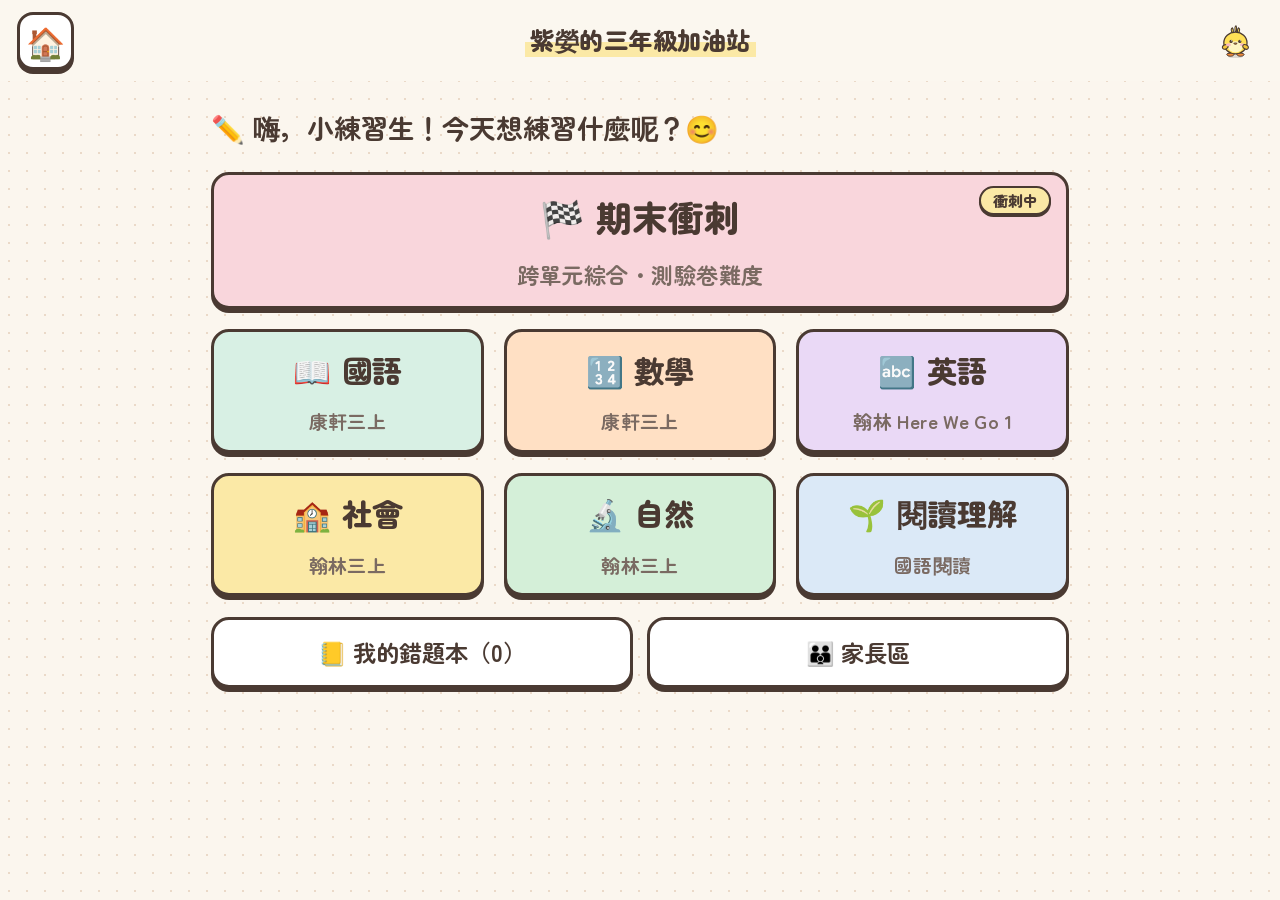
<file: index.html>
<!DOCTYPE html>
<html lang="zh-Hant-TW">
<head>
<meta charset="utf-8">
<meta name="viewport" content="width=device-width, initial-scale=1, viewport-fit=cover">
<meta name="robots" content="noindex">
<meta http-equiv="Cache-Control" content="no-cache">
<title>紫嫈的三年級加油站</title>
<link rel="preconnect" href="https://fonts.googleapis.com">
<link rel="preconnect" href="https://fonts.gstatic.com" crossorigin>
<link href="https://fonts.googleapis.com/css2?family=M+PLUS+Rounded+1c:wght@400;500;700;800&family=Zen+Maru+Gothic:wght@400;500;700;900&display=swap" rel="stylesheet">
<script>
(function () {
  var t = Date.now();
  var css = document.createElement("link");
  css.rel = "stylesheet";
  css.href = "style.css?t=" + t;
  document.head.appendChild(css);
  var files = ["data.js", "legacy.js", "gen.js", "gen2.js", "app.js", "div.js"];
  function load(i) {
    if (i >= files.length) return;
    var s = document.createElement("script");
    s.src = files[i] + "?t=" + t;
    s.onload = function () { load(i + 1); };
    document.body.appendChild(s);
  }
  function mountChick() {
    var slot = document.querySelector(".topbar .chick");
    var tpl = document.getElementById("chick-tpl");
    if (slot && tpl && !slot.querySelector("svg")) slot.appendChild(tpl.content.cloneNode(true));
  }
  function start() { mountChick(); load(0); }
  if (document.readyState === "loading") document.addEventListener("DOMContentLoaded", start);
  else start();
})();
</script>
</head>
<body>
<header class="topbar">
  <button id="homeBtn" class="iconbtn" aria-label="回首頁">🏠</button>
  <h1><span class="title-hl">紫嫈的三年級加油站</span></h1>
  <span class="spacer chick" aria-hidden="true"></span>
</header>
<template id="chick-tpl">
<svg class="chick-svg" viewBox="0 0 80 76" overflow="visible" aria-hidden="true" focusable="false">
  <g class="ck-sparks">
    <path class="ck-spark" d="M8 18 L9.6 22.2 L14 23 L10.6 26 L11.4 30.4 L8 28 L4.6 30.4 L5.4 26 L2 23 L6.4 22.2 Z" fill="#FBE9A6" stroke="#4a3a32" stroke-width="1.1" stroke-linejoin="round"/>
    <path class="ck-spark" d="M70 8 L71.4 11.6 L75.2 12.2 L72.2 14.8 L73 18.6 L70 16.6 L67 18.6 L67.8 14.8 L64.8 12.2 L68.6 11.6 Z" fill="#C8EBD8" stroke="#4a3a32" stroke-width="1.1" stroke-linejoin="round"/>
    <path class="ck-spark" d="M18 6 L19 9 L22.2 9.4 L19.8 11.4 L20.4 14.6 L18 12.8 L15.6 14.6 L16.2 11.4 L13.8 9.4 L17 9 Z" fill="#F9D6DC" stroke="#4a3a32" stroke-width="1" stroke-linejoin="round"/>
    <path class="ck-spark" d="M74 40 L75.2 43 L78.4 43.4 L76 45.4 L76.6 48.6 L74 46.8 L71.4 48.6 L72 45.4 L69.6 43.4 L72.8 43 Z" fill="#FBE9A6" stroke="#4a3a32" stroke-width="1" stroke-linejoin="round"/>
  </g>
  <ellipse cx="40" cy="71.5" rx="16" ry="3.2" fill="rgba(74,58,50,.16)"/>
  <g class="ck-hop">
    <g class="ck-tuft" fill="#FFE056" stroke="#4a3a32" stroke-width="2.2" stroke-linejoin="round">
      <path d="M33.6 23 C30.6 18.2 30.4 13.2 33.8 12 C36.2 14.6 36 19 35.4 23.5 Z"/>
      <path d="M40 22 C38.7 15.2 39.3 8.2 41.2 7.6 C43.3 10.8 42.5 16.8 41.3 23.2 Z"/>
      <path d="M46.4 23 C49.4 18.2 49.6 13.2 46.2 12 C43.8 14.6 44 19 44.6 23.5 Z"/>
    </g>
    <ellipse cx="40" cy="43.5" rx="24" ry="22.6" fill="#FFE056" stroke="#4a3a32" stroke-width="2.6"/>
    <ellipse cx="40" cy="51.5" rx="15" ry="11.5" fill="#FFF6C4"/>
    <g transform="translate(19 51.5)">
      <g class="ck-wing-l">
        <ellipse cx="0" cy="0" rx="6.2" ry="4.4" fill="#F3C43A" stroke="#4a3a32" stroke-width="2.1" transform="rotate(-28)"/>
      </g>
    </g>
    <g class="ck-face">
      <ellipse cx="25.5" cy="47" rx="5.2" ry="3.2" fill="#F7B8C4"/>
      <ellipse cx="54.5" cy="47" rx="5.2" ry="3.2" fill="#F7B8C4"/>
      <circle cx="31" cy="40.2" r="3.35" fill="#4a3a32"/>
      <circle cx="49" cy="40.2" r="3.35" fill="#4a3a32"/>
      <circle cx="32.15" cy="38.9" r="1.15" fill="#fff"/>
      <circle cx="50.15" cy="38.9" r="1.15" fill="#fff"/>
      <circle cx="30.35" cy="41.15" r=".45" fill="#fff" opacity=".7"/>
      <circle cx="48.35" cy="41.15" r=".45" fill="#fff" opacity=".7"/>
      <path d="M36.4 44.3 C36.4 44.3 40 42.3 43.6 44.3 C43.6 44.3 40 48.4 36.4 44.3Z" fill="#FF9E3D" stroke="#4a3a32" stroke-width="1.8" stroke-linejoin="round"/>
    </g>
    <g class="ck-feet">
      <g transform="translate(30 66.5)">
        <g class="ck-foot-l">
          <path d="M-8 0 C-8 5.6 7 5.6 7 .4 C7 -2.4 -8 -2.4 -8 0Z" fill="#F08A3A" stroke="#4a3a32" stroke-width="2" stroke-linejoin="round"/>
        </g>
      </g>
      <g transform="translate(50 66.5)">
        <g class="ck-foot-r">
          <path d="M-7 0 C-7 5.6 8 5.6 8 .4 C8 -2.4 -7 -2.4 -7 0Z" fill="#F08A3A" stroke="#4a3a32" stroke-width="2" stroke-linejoin="round"/>
        </g>
      </g>
    </g>
    <!-- 右翅與木棍同一組：杆子固定在翅上，只有旗布從杆邊飄動 -->
    <g class="ck-hold" transform="translate(61 51.5)">
      <g class="ck-flag">
        <line x1="1.5" y1="-2" x2="-2" y2="-47" stroke="#4a3a32" stroke-width="2.5" stroke-linecap="round"/>
        <g transform="translate(-2 -47)">
          <g class="ck-cloth-wave">
            <path class="ck-cloth" d="M0 0 L24 5 Q30 10 25 14 Q31 19 24 23 L0 21 Z" fill="#C8EBD8" stroke="#4a3a32" stroke-width="1.9" stroke-linejoin="round"/>
            <path d="M10.2 7.2 L11.6 11 L15.8 11.2 L12.6 13.6 L13.6 17.6 L10.2 15.4 L6.8 17.6 L7.8 13.6 L4.6 11.2 L8.8 11 Z" fill="#FBE9A6" stroke="#4a3a32" stroke-width="1" stroke-linejoin="round"/>
          </g>
        </g>
      </g>
      <g class="ck-wing-r">
        <ellipse cx="0" cy="0" rx="6.2" ry="4.4" fill="#F3C43A" stroke="#4a3a32" stroke-width="2.1" transform="rotate(28)"/>
      </g>
    </g>
  </g>
</svg>
</template>
<main id="app" tabindex="-1" aria-live="polite"></main>
<div id="toast" role="status" aria-live="assertive"></div>
</body>
</html>
</file>
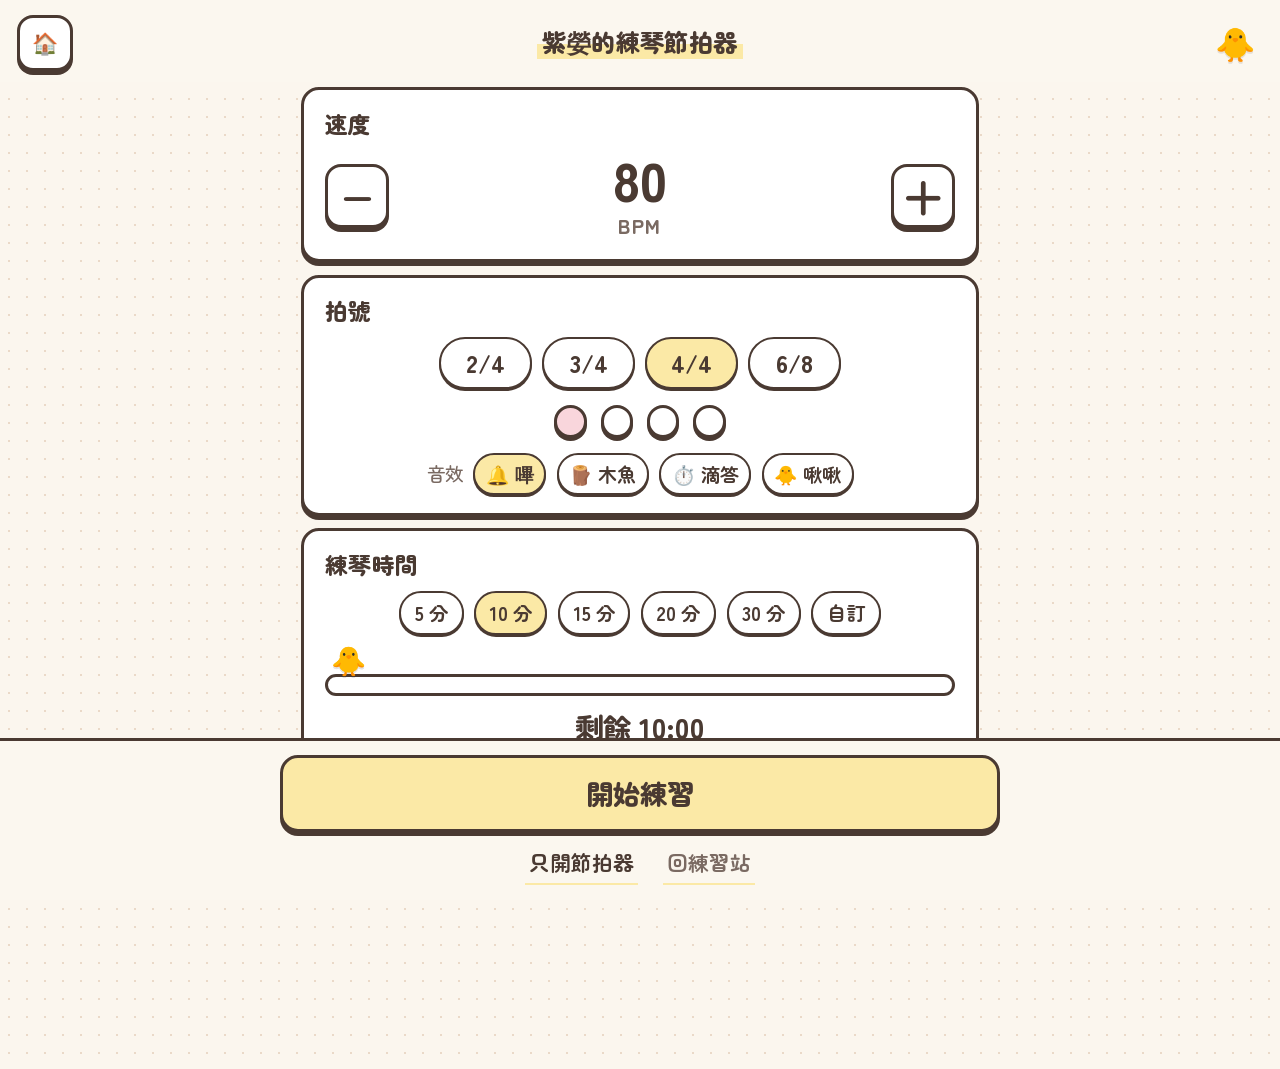
<file: metronome/index.html>
<!DOCTYPE html>
<html lang="zh-Hant-TW">
<head>
<meta charset="utf-8">
<meta name="viewport" content="width=device-width, initial-scale=1, viewport-fit=cover">
<meta name="robots" content="noindex">
<meta http-equiv="Cache-Control" content="no-cache">
<title>紫嫈的練琴節拍器</title>
<link rel="preconnect" href="https://fonts.googleapis.com">
<link rel="preconnect" href="https://fonts.gstatic.com" crossorigin>
<link href="https://fonts.googleapis.com/css2?family=M+PLUS+Rounded+1c:wght@400;500;700;800&family=Zen+Maru+Gothic:wght@400;500;700;900&display=swap" rel="stylesheet">
<script>
(function () {
  var t = Date.now();
  var css = document.createElement("link");
  css.rel = "stylesheet";
  css.href = "style.css?t=" + t;
  document.head.appendChild(css);
  function start() {
    var s = document.createElement("script");
    s.src = "app.js?t=" + t;
    document.body.appendChild(s);
  }
  if (document.readyState === "loading") document.addEventListener("DOMContentLoaded", start);
  else start();
})();
</script>
</head>
<body>
<header class="topbar">
  <a href="../" class="iconbtn" id="homeLink" aria-label="回練習站">🏠</a>
  <h1><span class="title-hl">紫嫈的練琴節拍器</span></h1>
  <span class="spacer chick" aria-hidden="true">🐥</span>
</header>
<main>
  <section class="card" aria-labelledby="bpmTitle">
    <h2 id="bpmTitle">速度</h2>
    <div class="bpm-row">
      <button type="button" id="bpmDown" class="iconbtn bpm-btn" aria-label="變慢一拍">−</button>
      <div class="bpm-field">
        <input id="bpmInput" type="number" inputmode="numeric" min="30" max="240" value="80" aria-label="每分鐘拍數">
        <span class="bpm-unit">BPM</span>
      </div>
      <button type="button" id="bpmUp" class="iconbtn bpm-btn" aria-label="變快一拍">＋</button>
    </div>
  </section>

  <section class="card" aria-labelledby="sigTitle">
    <h2 id="sigTitle">拍號</h2>
    <div class="chips sigs" id="sigBtns" role="group" aria-label="拍號">
      <button type="button" class="chip" data-sig="2/4">2/4</button>
      <button type="button" class="chip" data-sig="3/4">3/4</button>
      <button type="button" class="chip on" data-sig="4/4">4/4</button>
      <button type="button" class="chip" data-sig="6/8">6/8</button>
    </div>
    <p id="sigHint" class="muted sig-hint" hidden>6/8：以八分音符為一拍，第 1 拍重音、第 4 拍次重音</p>
    <div id="beats" class="beats" role="presentation"></div>
    <div class="sound-row">
      <p class="sound-label muted" id="soundTitle">音效</p>
      <div class="chips sounds" id="soundBtns" role="group" aria-labelledby="soundTitle">
        <button type="button" class="chip on" data-sound="beep">🔔 嗶</button>
        <button type="button" class="chip" data-sound="wood">🪵 木魚</button>
        <button type="button" class="chip" data-sound="tick">⏱️ 滴答</button>
        <button type="button" class="chip" data-sound="chirp">🐥 啾啾</button>
      </div>
    </div>
  </section>

  <section class="card" aria-labelledby="timerTitle">
    <h2 id="timerTitle">練琴時間</h2>
    <div class="chips" id="minBtns" role="group" aria-label="練習分鐘">
      <button type="button" class="chip" data-min="5">5 分</button>
      <button type="button" class="chip on" data-min="10">10 分</button>
      <button type="button" class="chip" data-min="15">15 分</button>
      <button type="button" class="chip" data-min="20">20 分</button>
      <button type="button" class="chip" data-min="30">30 分</button>
      <button type="button" class="chip" id="customMinBtn" data-min="custom">自訂</button>
    </div>
    <form id="customRow" class="custom-row" hidden>
      <label class="sr-only" for="customMin">自訂分鐘</label>
      <input id="customMin" class="tin" type="number" inputmode="numeric" min="1" max="120" placeholder="分鐘" aria-label="自訂分鐘">
      <button type="submit" class="big primary custom-ok">確定</button>
    </form>
    <div class="progress" id="progress" style="--p:0%">
      <div></div>
      <span class="pchick" aria-hidden="true"><span class="pchick-i">🐥</span></span>
    </div>
    <p class="remain" id="remainLabel">剩餘 <span id="remain">10:00</span></p>
    <div class="row timer-ops">
      <button type="button" class="big secondary" id="timerPauseBtn">暫停時間</button>
      <button type="button" class="big secondary" id="timerResetBtn">重設時間</button>
    </div>
  </section>

</main>
<div class="dock">
  <div class="dock-inner">
    <button type="button" class="big primary start-btn" id="startBtn">開始練習</button>
    <div class="dock-links">
      <button type="button" id="metroOnlyBtn">只開節拍器</button>
      <a href="../">回練習站</a>
    </div>
  </div>
</div>

<div id="done" class="done" hidden>
  <div class="card done-card pop">
    <div class="stars" aria-hidden="true">⭐⭐⭐</div>
    <h2>練完囉！紫嫈好棒 🎹</h2>
    <p class="muted">今天也認真練琴了</p>
    <button type="button" class="big primary" id="againBtn">再練一次</button>
    <a class="big secondary" href="../">回練習站</a>
  </div>
</div>
<div id="celebrate" class="celebrate" aria-hidden="true"></div>
<div id="toast" role="status" aria-live="assertive"></div>
</body>
</html>
</file>
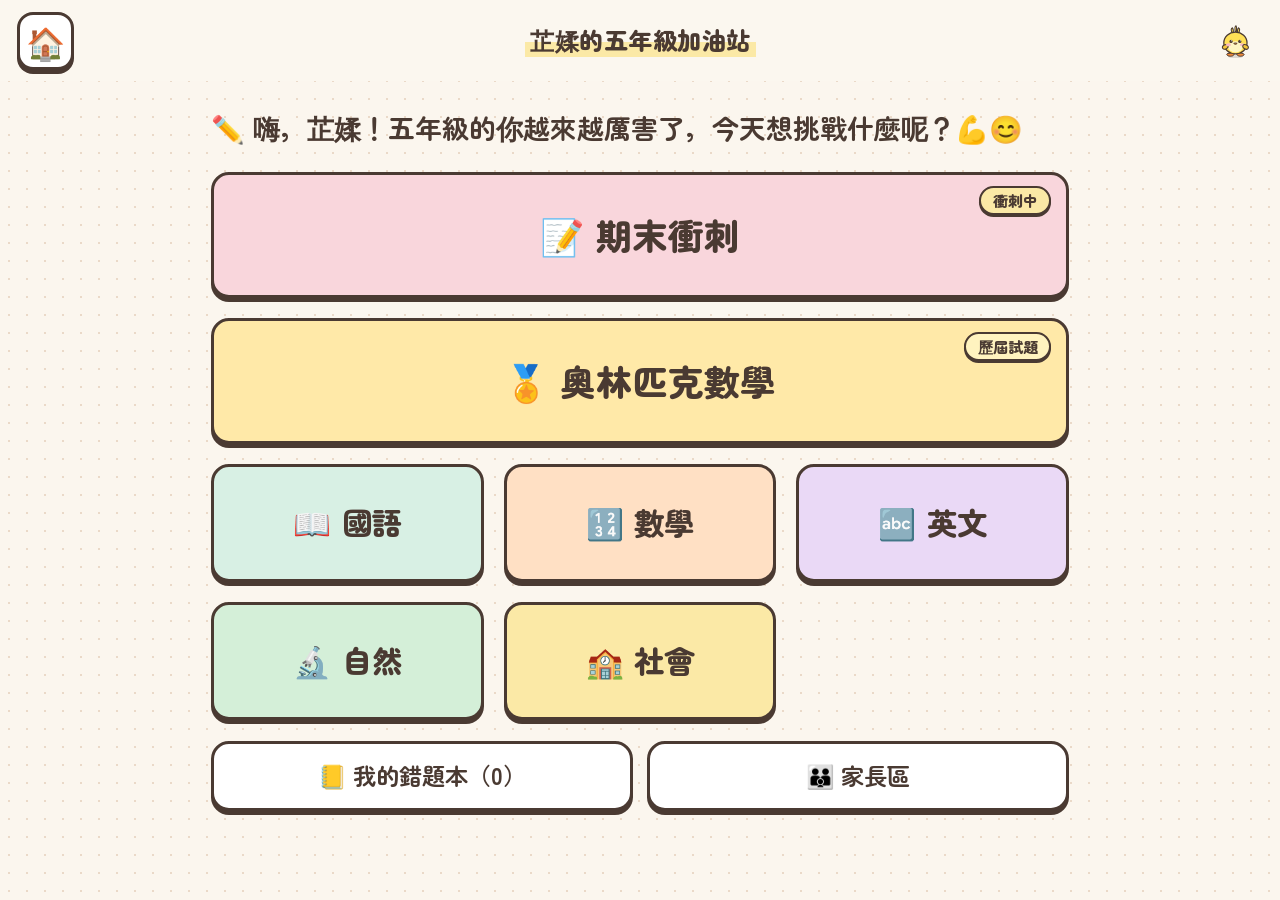
<file: zhirou/index.html>
<!DOCTYPE html>
<html lang="zh-Hant-TW">
<head>
<meta charset="utf-8">
<meta name="viewport" content="width=device-width, initial-scale=1, viewport-fit=cover">
<meta name="robots" content="noindex">
<meta http-equiv="Cache-Control" content="no-cache">
<title>芷媃的五年級加油站</title>
<link rel="preconnect" href="https://fonts.googleapis.com">
<link rel="preconnect" href="https://fonts.gstatic.com" crossorigin>
<link href="https://fonts.googleapis.com/css2?family=M+PLUS+Rounded+1c:wght@400;500;700;800&family=Zen+Maru+Gothic:wght@400;500;700;900&display=swap" rel="stylesheet">
<script>
(function () {
  var t = Date.now();
  var css = document.createElement("link");
  css.rel = "stylesheet";
  css.href = "style.css?t=" + t;
  document.head.appendChild(css);
  var files = ["data.js", "archive.js", "extra.js", "olympiad.js", "gen.js", "scratch-save.js", "app.js"];
  function load(i) {
    if (i >= files.length) return;
    var s = document.createElement("script");
    s.src = files[i] + "?t=" + t;
    s.charset = "utf-8";
    s.onload = function () { load(i + 1); };
    document.body.appendChild(s);
  }
  function mountChick() {
    var slot = document.querySelector(".topbar .chick");
    var tpl = document.getElementById("chick-tpl");
    if (slot && tpl && !slot.querySelector("svg")) slot.appendChild(tpl.content.cloneNode(true));
  }
  function start() { mountChick(); load(0); }
  if (document.readyState === "loading") document.addEventListener("DOMContentLoaded", start);
  else start();
})();
</script>
</head>
<body>
<header class="topbar">
  <button id="homeBtn" class="iconbtn" aria-label="回首頁">🏠</button>
  <h1><span class="title-hl">芷媃的五年級加油站</span></h1>
  <span class="spacer chick" aria-hidden="true"></span>
</header>
<template id="chick-tpl">
<svg class="chick-svg" viewBox="0 0 80 76" overflow="visible" aria-hidden="true" focusable="false">
  <g class="ck-sparks">
    <path class="ck-spark" d="M8 18 L9.6 22.2 L14 23 L10.6 26 L11.4 30.4 L8 28 L4.6 30.4 L5.4 26 L2 23 L6.4 22.2 Z" fill="#FBE9A6" stroke="#4a3a32" stroke-width="1.1" stroke-linejoin="round"/>
    <path class="ck-spark" d="M70 8 L71.4 11.6 L75.2 12.2 L72.2 14.8 L73 18.6 L70 16.6 L67 18.6 L67.8 14.8 L64.8 12.2 L68.6 11.6 Z" fill="#C8EBD8" stroke="#4a3a32" stroke-width="1.1" stroke-linejoin="round"/>
    <path class="ck-spark" d="M18 6 L19 9 L22.2 9.4 L19.8 11.4 L20.4 14.6 L18 12.8 L15.6 14.6 L16.2 11.4 L13.8 9.4 L17 9 Z" fill="#F9D6DC" stroke="#4a3a32" stroke-width="1" stroke-linejoin="round"/>
    <path class="ck-spark" d="M74 40 L75.2 43 L78.4 43.4 L76 45.4 L76.6 48.6 L74 46.8 L71.4 48.6 L72 45.4 L69.6 43.4 L72.8 43 Z" fill="#FBE9A6" stroke="#4a3a32" stroke-width="1" stroke-linejoin="round"/>
  </g>
  <ellipse cx="40" cy="71.5" rx="16" ry="3.2" fill="rgba(74,58,50,.16)"/>
  <g class="ck-hop">
    <g class="ck-tuft" fill="#FFE056" stroke="#4a3a32" stroke-width="2.2" stroke-linejoin="round">
      <path d="M33.6 23 C30.6 18.2 30.4 13.2 33.8 12 C36.2 14.6 36 19 35.4 23.5 Z"/>
      <path d="M40 22 C38.7 15.2 39.3 8.2 41.2 7.6 C43.3 10.8 42.5 16.8 41.3 23.2 Z"/>
      <path d="M46.4 23 C49.4 18.2 49.6 13.2 46.2 12 C43.8 14.6 44 19 44.6 23.5 Z"/>
    </g>
    <ellipse cx="40" cy="43.5" rx="24" ry="22.6" fill="#FFE056" stroke="#4a3a32" stroke-width="2.6"/>
    <ellipse cx="40" cy="51.5" rx="15" ry="11.5" fill="#FFF6C4"/>
    <g transform="translate(19 51.5)">
      <g class="ck-wing-l">
        <ellipse cx="0" cy="0" rx="6.2" ry="4.4" fill="#F3C43A" stroke="#4a3a32" stroke-width="2.1" transform="rotate(-28)"/>
      </g>
    </g>
    <g class="ck-face">
      <ellipse cx="25.5" cy="47" rx="5.2" ry="3.2" fill="#F7B8C4"/>
      <ellipse cx="54.5" cy="47" rx="5.2" ry="3.2" fill="#F7B8C4"/>
      <circle cx="31" cy="40.2" r="3.35" fill="#4a3a32"/>
      <circle cx="49" cy="40.2" r="3.35" fill="#4a3a32"/>
      <circle cx="32.15" cy="38.9" r="1.15" fill="#fff"/>
      <circle cx="50.15" cy="38.9" r="1.15" fill="#fff"/>
      <circle cx="30.35" cy="41.15" r=".45" fill="#fff" opacity=".7"/>
      <circle cx="48.35" cy="41.15" r=".45" fill="#fff" opacity=".7"/>
      <path d="M36.4 44.3 C36.4 44.3 40 42.3 43.6 44.3 C43.6 44.3 40 48.4 36.4 44.3Z" fill="#FF9E3D" stroke="#4a3a32" stroke-width="1.8" stroke-linejoin="round"/>
    </g>
    <g class="ck-feet">
      <g transform="translate(30 66.5)">
        <g class="ck-foot-l">
          <path d="M-8 0 C-8 5.6 7 5.6 7 .4 C7 -2.4 -8 -2.4 -8 0Z" fill="#F08A3A" stroke="#4a3a32" stroke-width="2" stroke-linejoin="round"/>
        </g>
      </g>
      <g transform="translate(50 66.5)">
        <g class="ck-foot-r">
          <path d="M-7 0 C-7 5.6 8 5.6 8 .4 C8 -2.4 -7 -2.4 -7 0Z" fill="#F08A3A" stroke="#4a3a32" stroke-width="2" stroke-linejoin="round"/>
        </g>
      </g>
    </g>
    <!-- 右翅與木棍同一組：杆子固定在翅上，只有旗布從杆邊飄動 -->
    <g class="ck-hold" transform="translate(61 51.5)">
      <g class="ck-flag">
        <line x1="1.5" y1="-2" x2="-2" y2="-47" stroke="#4a3a32" stroke-width="2.5" stroke-linecap="round"/>
        <g transform="translate(-2 -47)">
          <g class="ck-cloth-wave">
            <path class="ck-cloth" d="M0 0 L24 5 Q30 10 25 14 Q31 19 24 23 L0 21 Z" fill="#C8EBD8" stroke="#4a3a32" stroke-width="1.9" stroke-linejoin="round"/>
            <path d="M10.2 7.2 L11.6 11 L15.8 11.2 L12.6 13.6 L13.6 17.6 L10.2 15.4 L6.8 17.6 L7.8 13.6 L4.6 11.2 L8.8 11 Z" fill="#FBE9A6" stroke="#4a3a32" stroke-width="1" stroke-linejoin="round"/>
          </g>
        </g>
      </g>
      <g class="ck-wing-r">
        <ellipse cx="0" cy="0" rx="6.2" ry="4.4" fill="#F3C43A" stroke="#4a3a32" stroke-width="2.1" transform="rotate(28)"/>
      </g>
    </g>
  </g>
</svg>
</template>
<main id="app" tabindex="-1" aria-live="polite"></main>
<div id="toast" role="status" aria-live="assertive"></div>
</body>
</html>
</file>
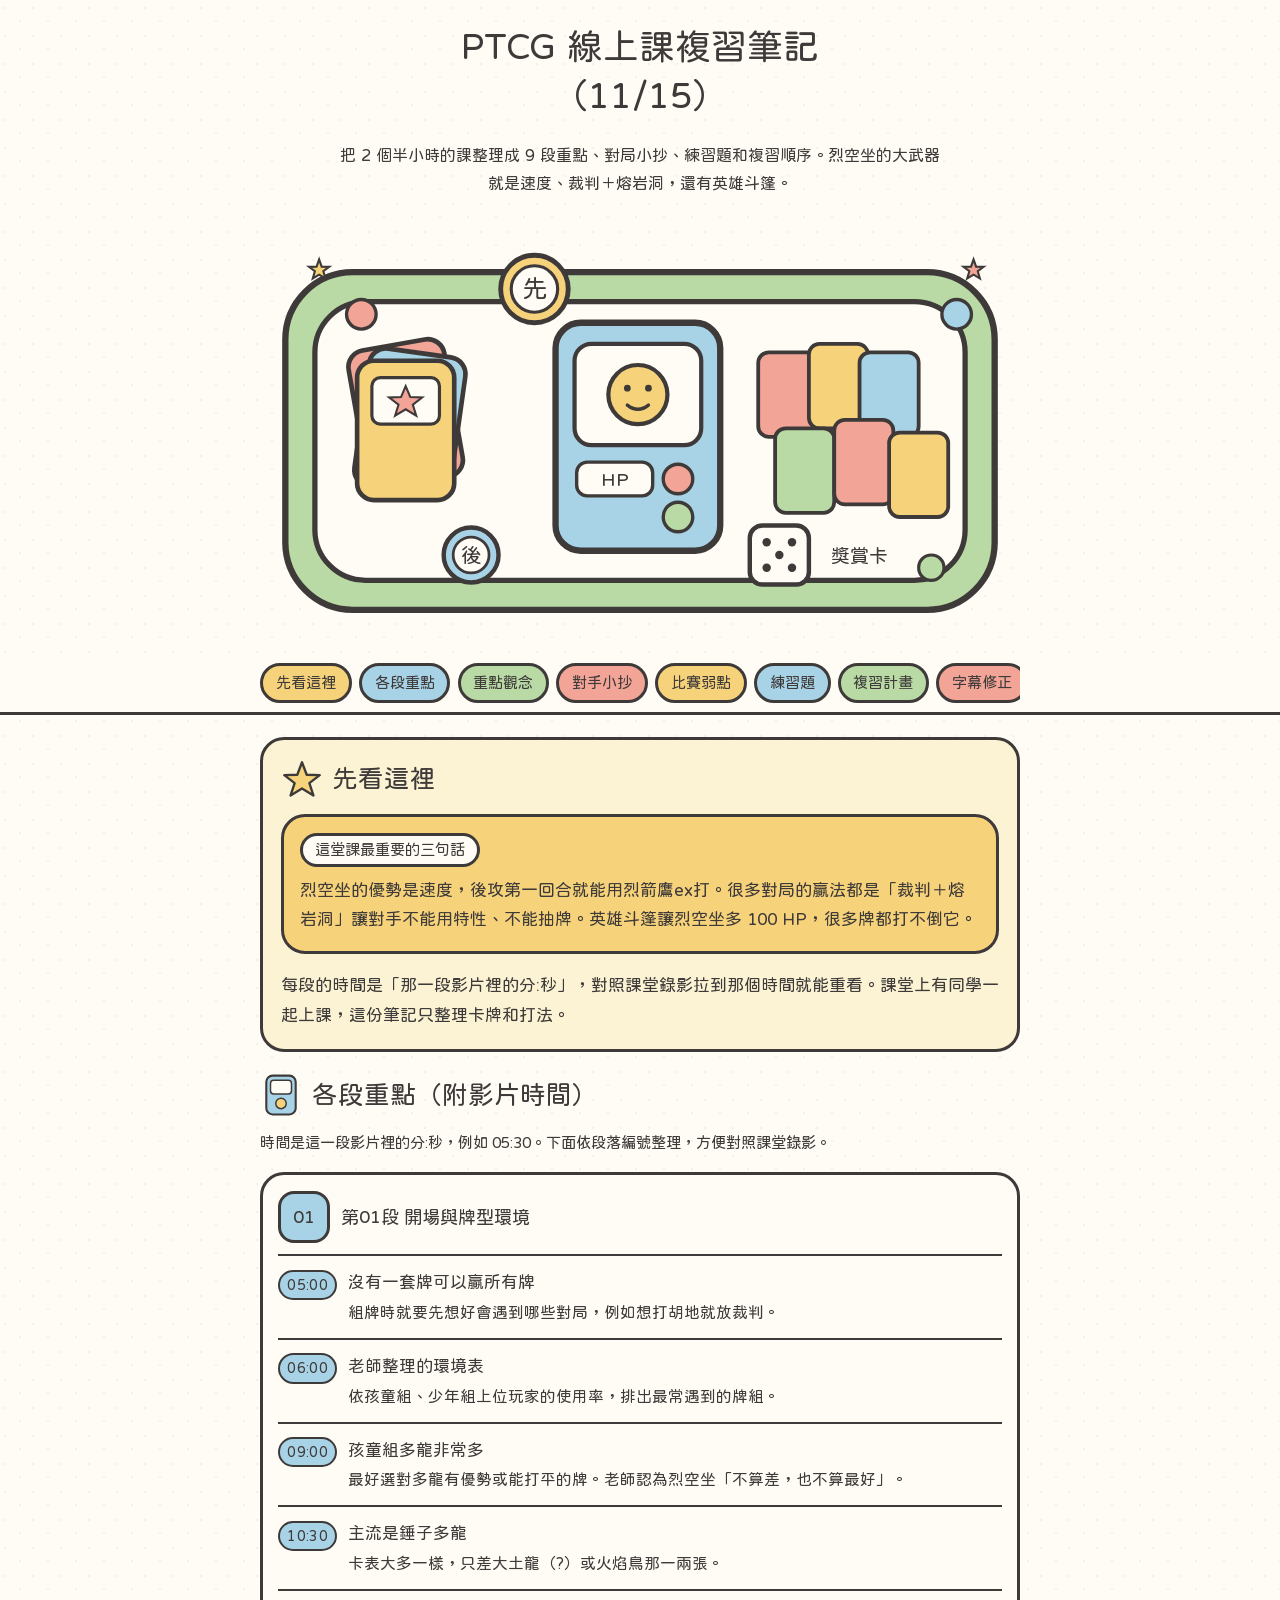
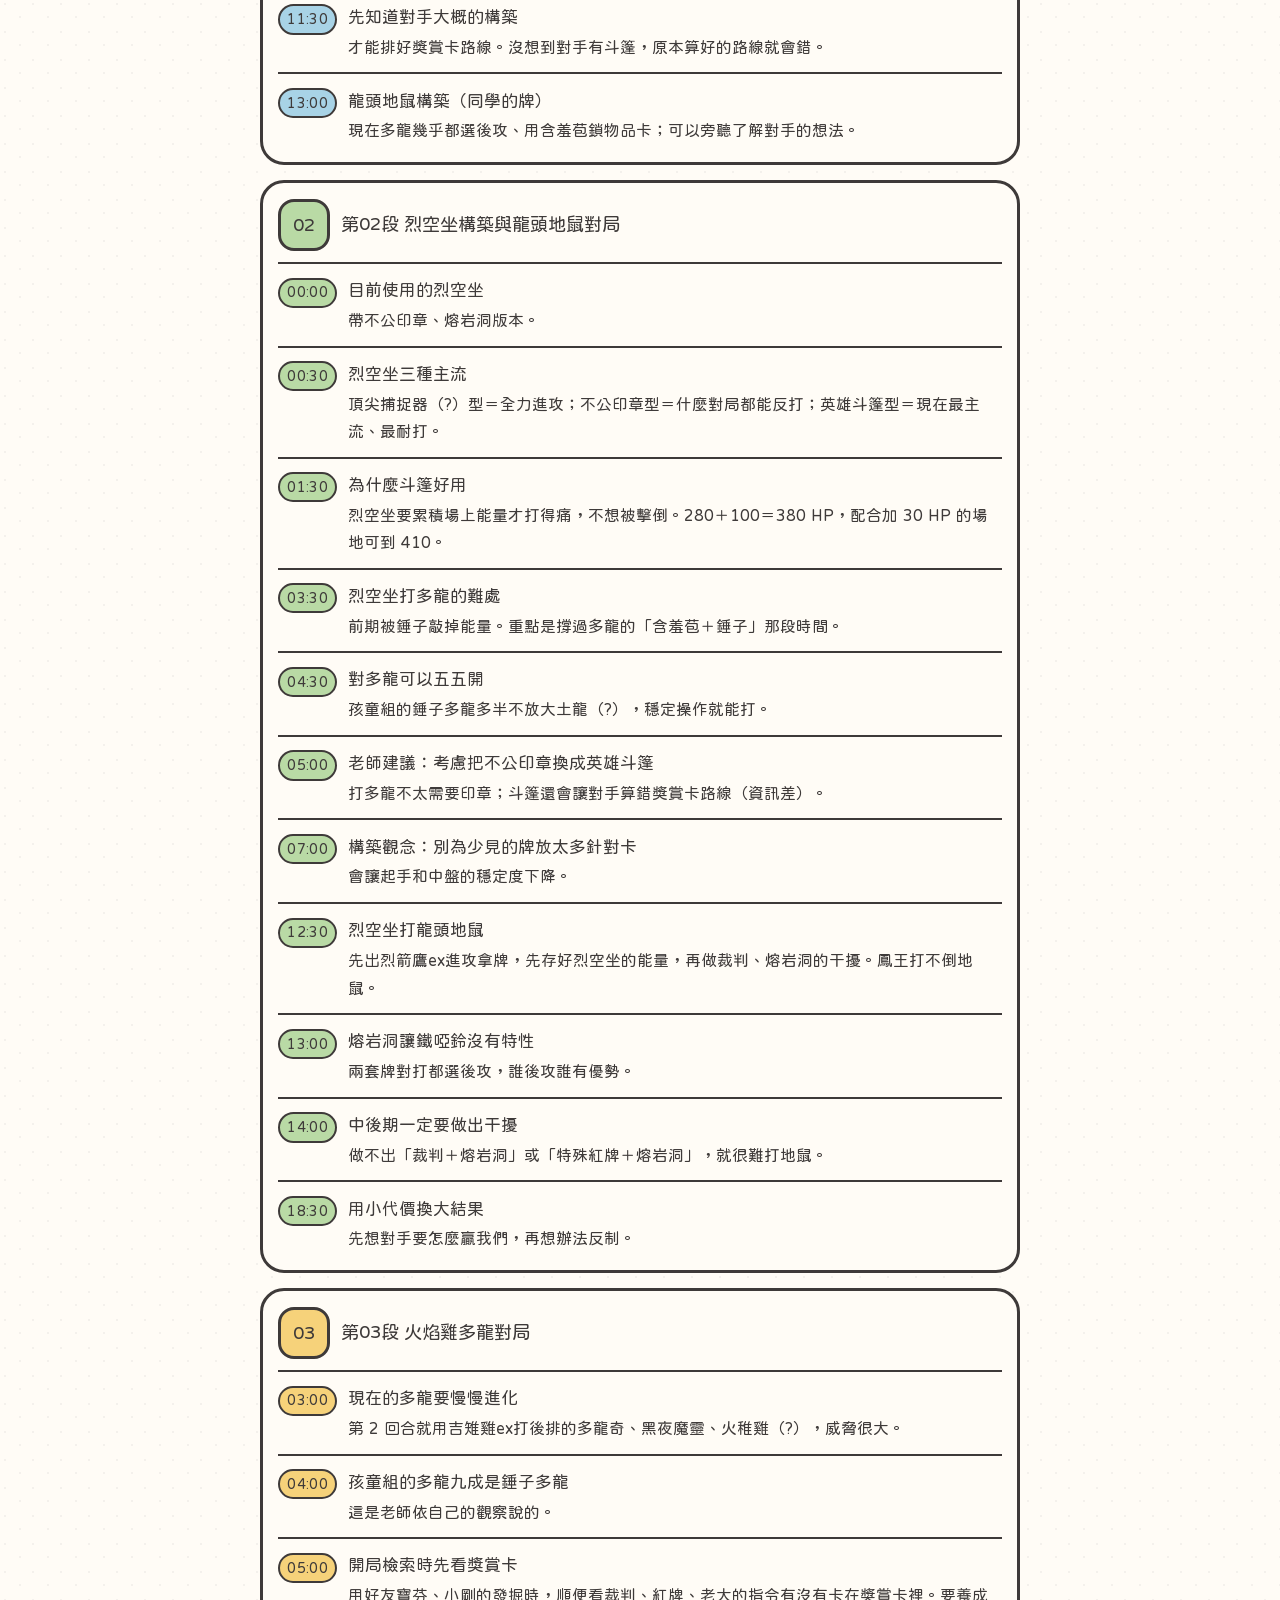
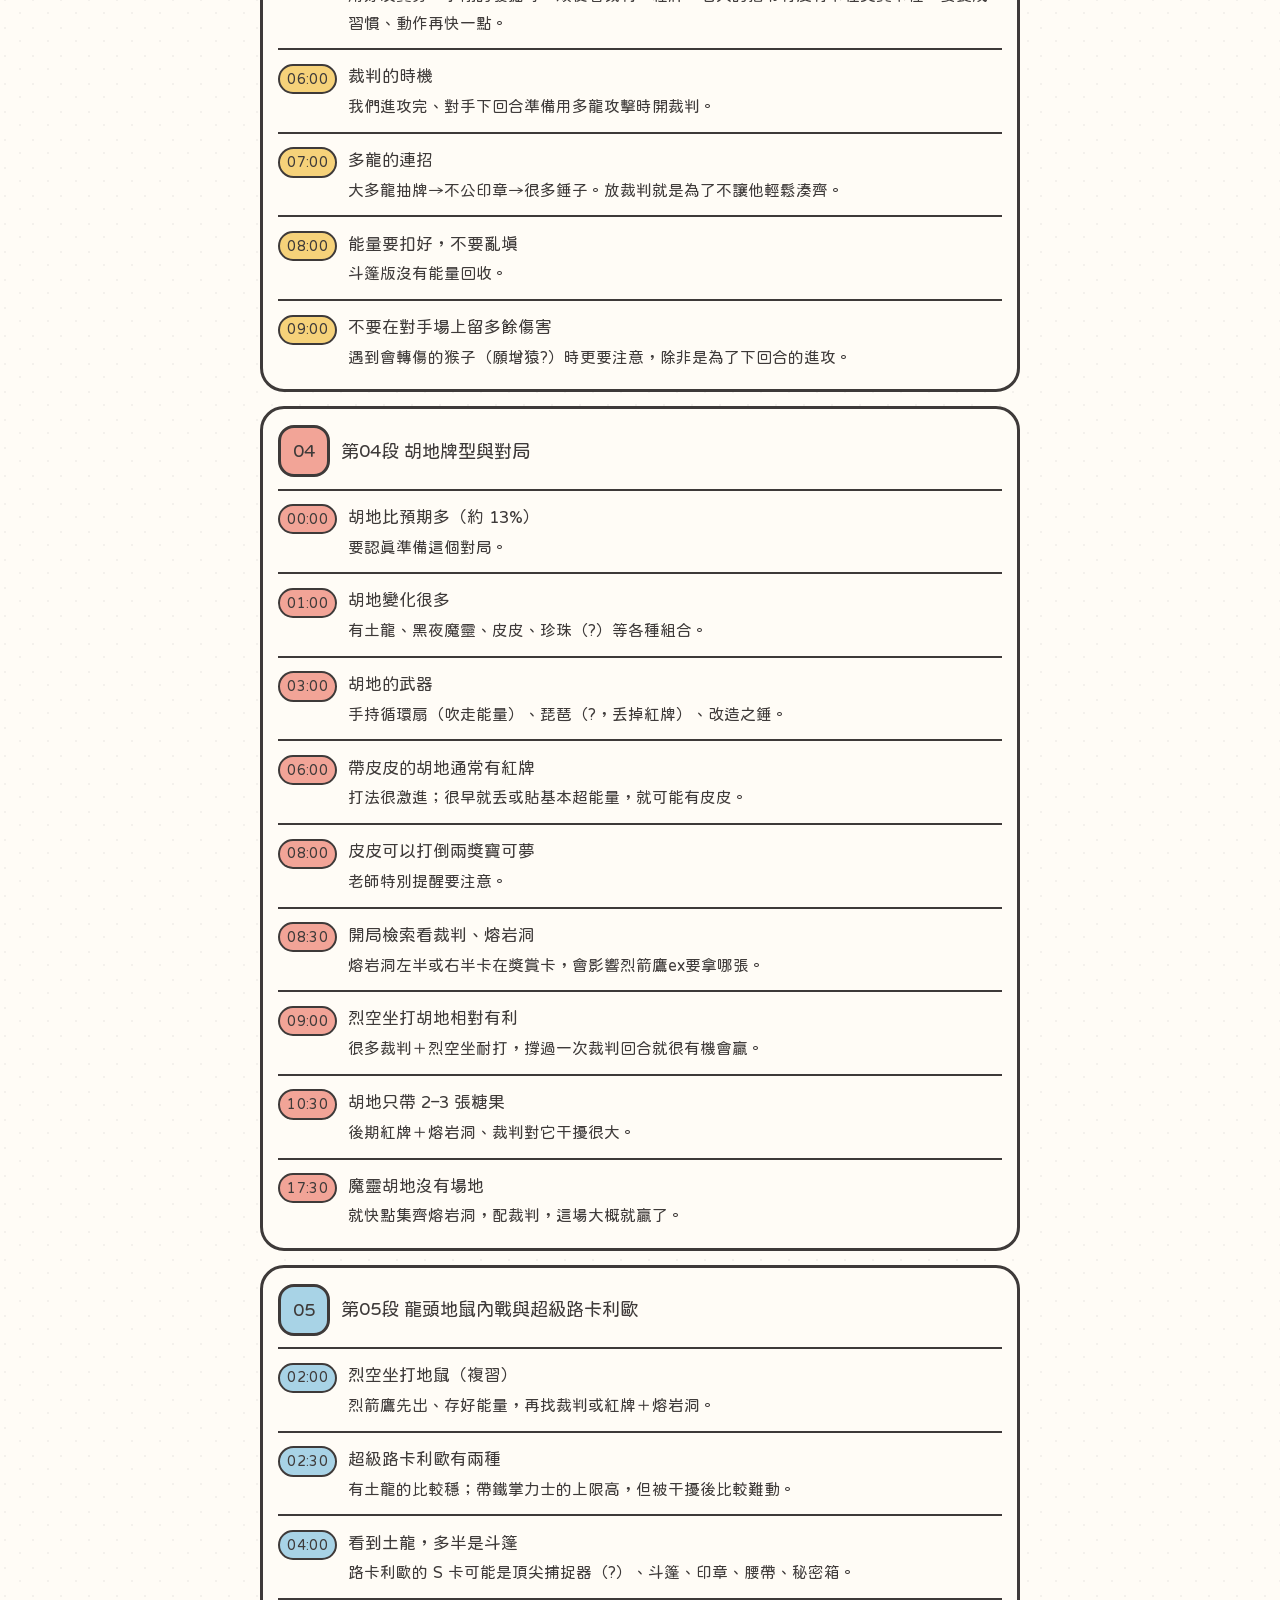
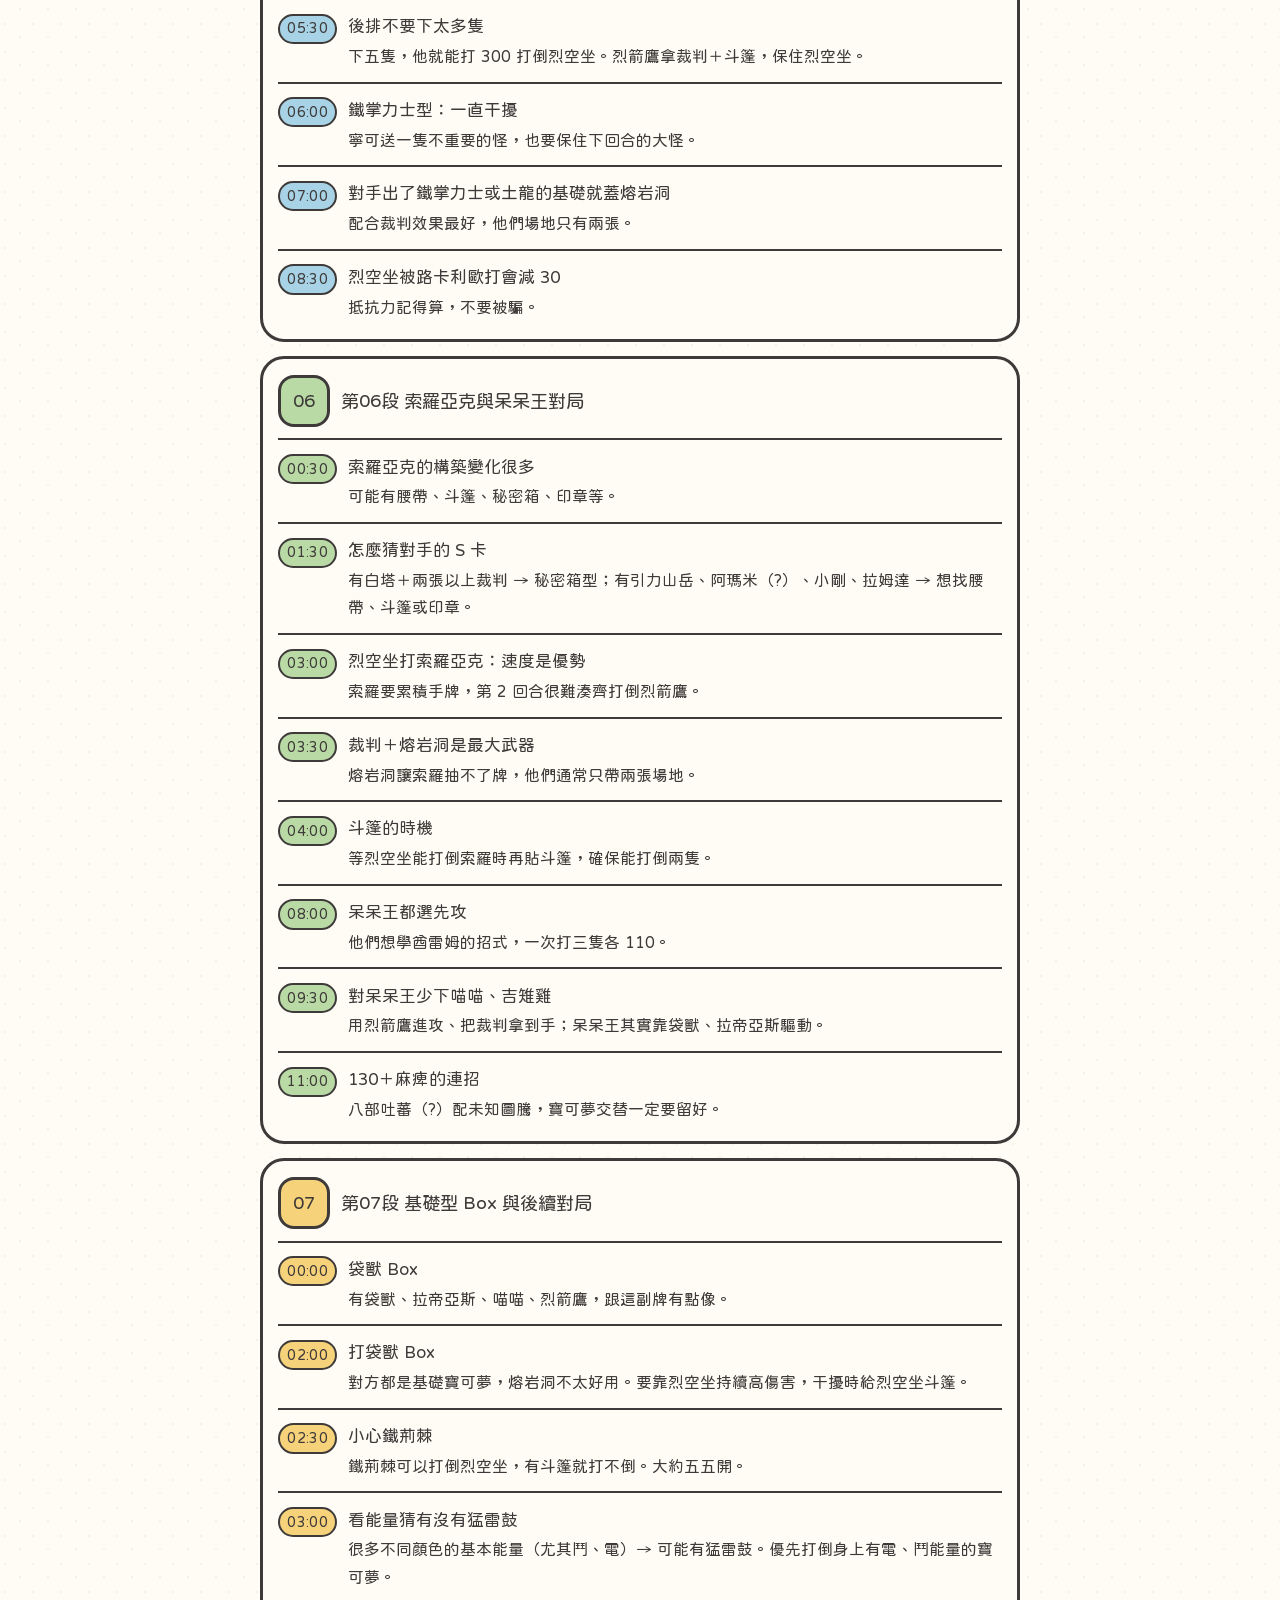
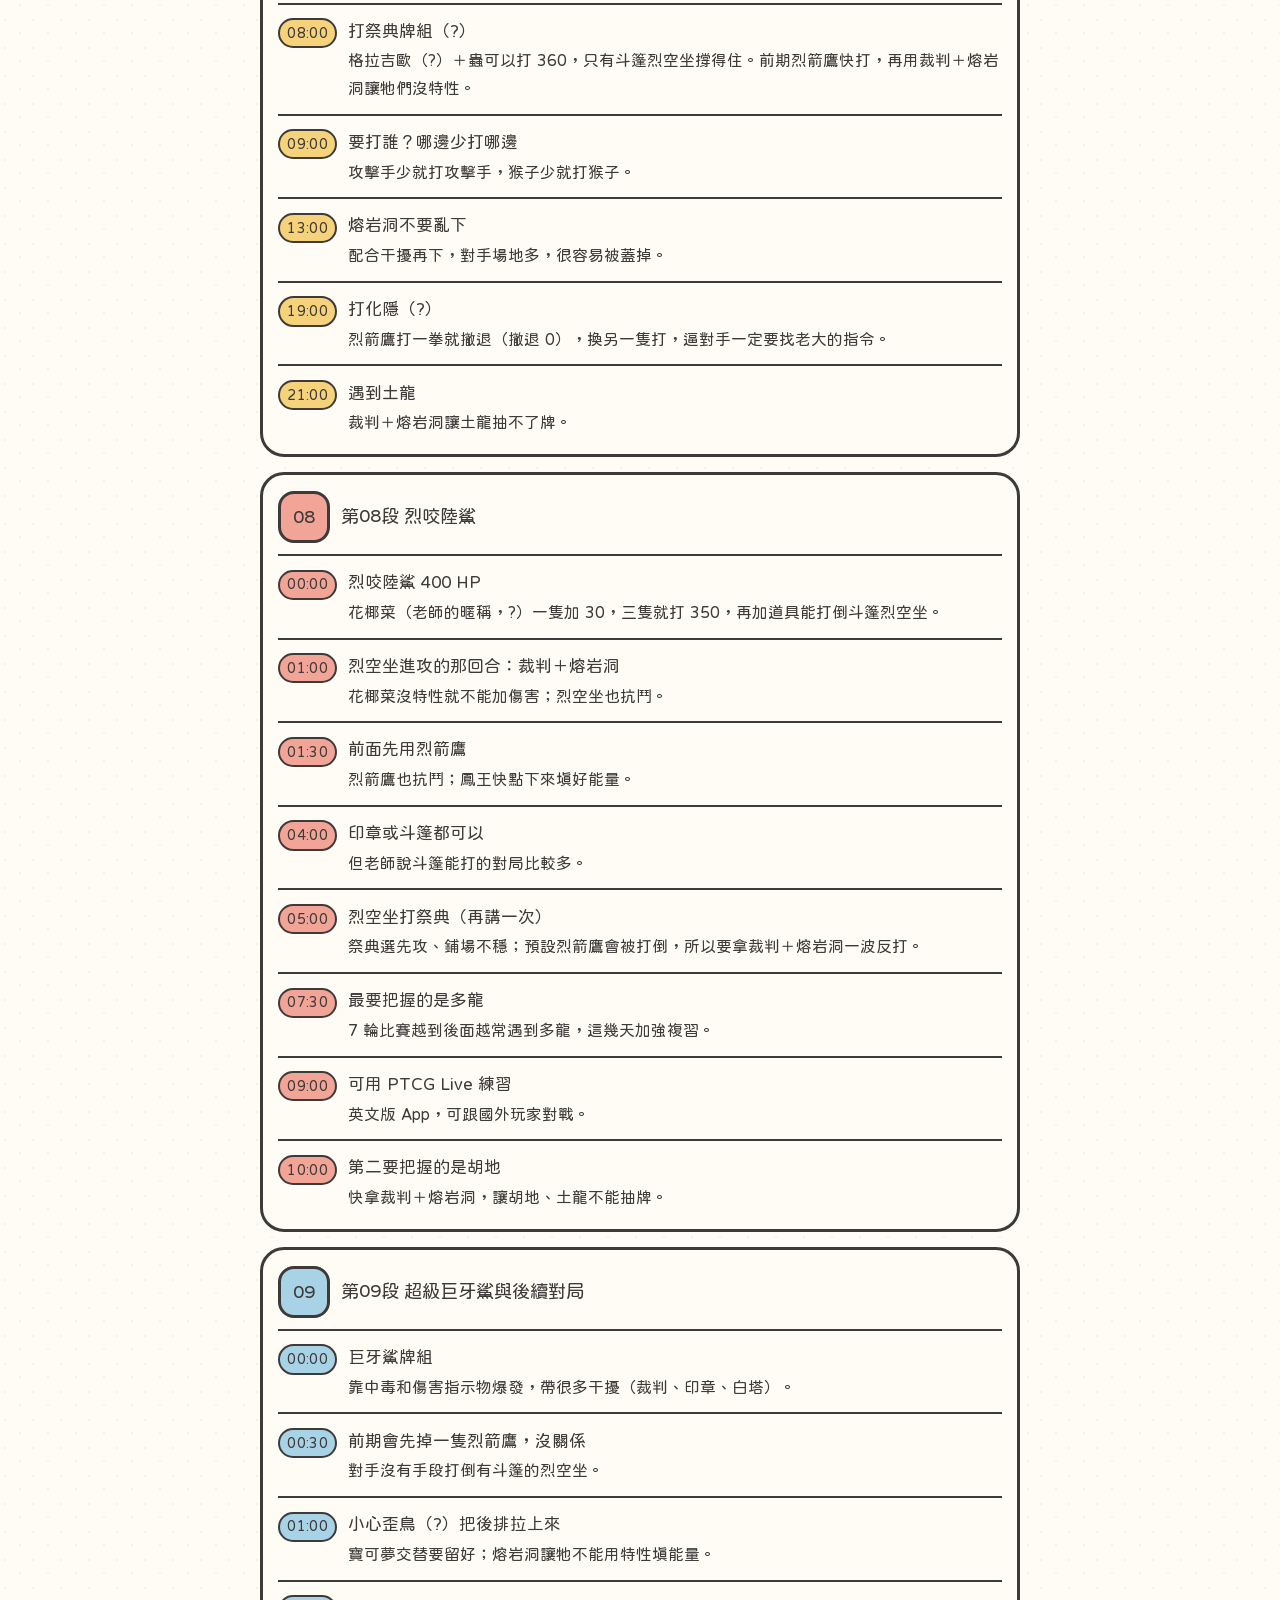
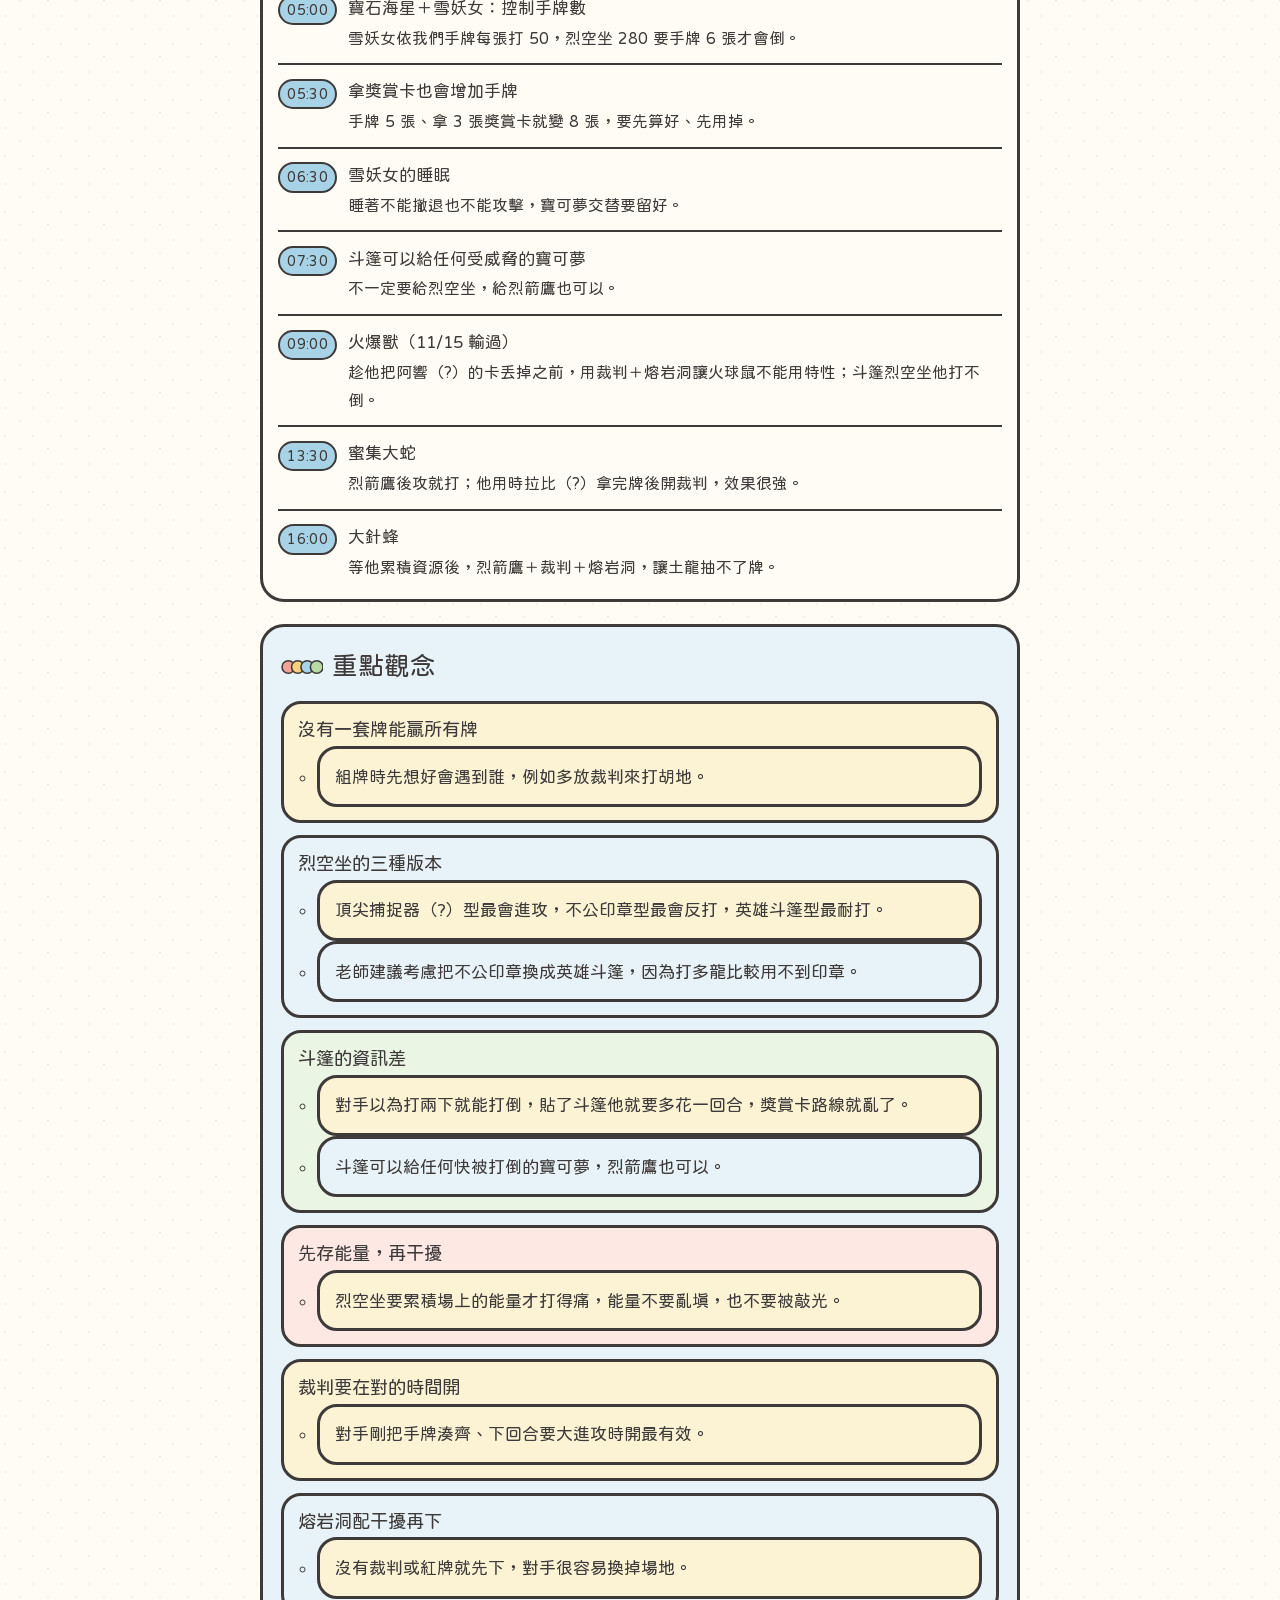
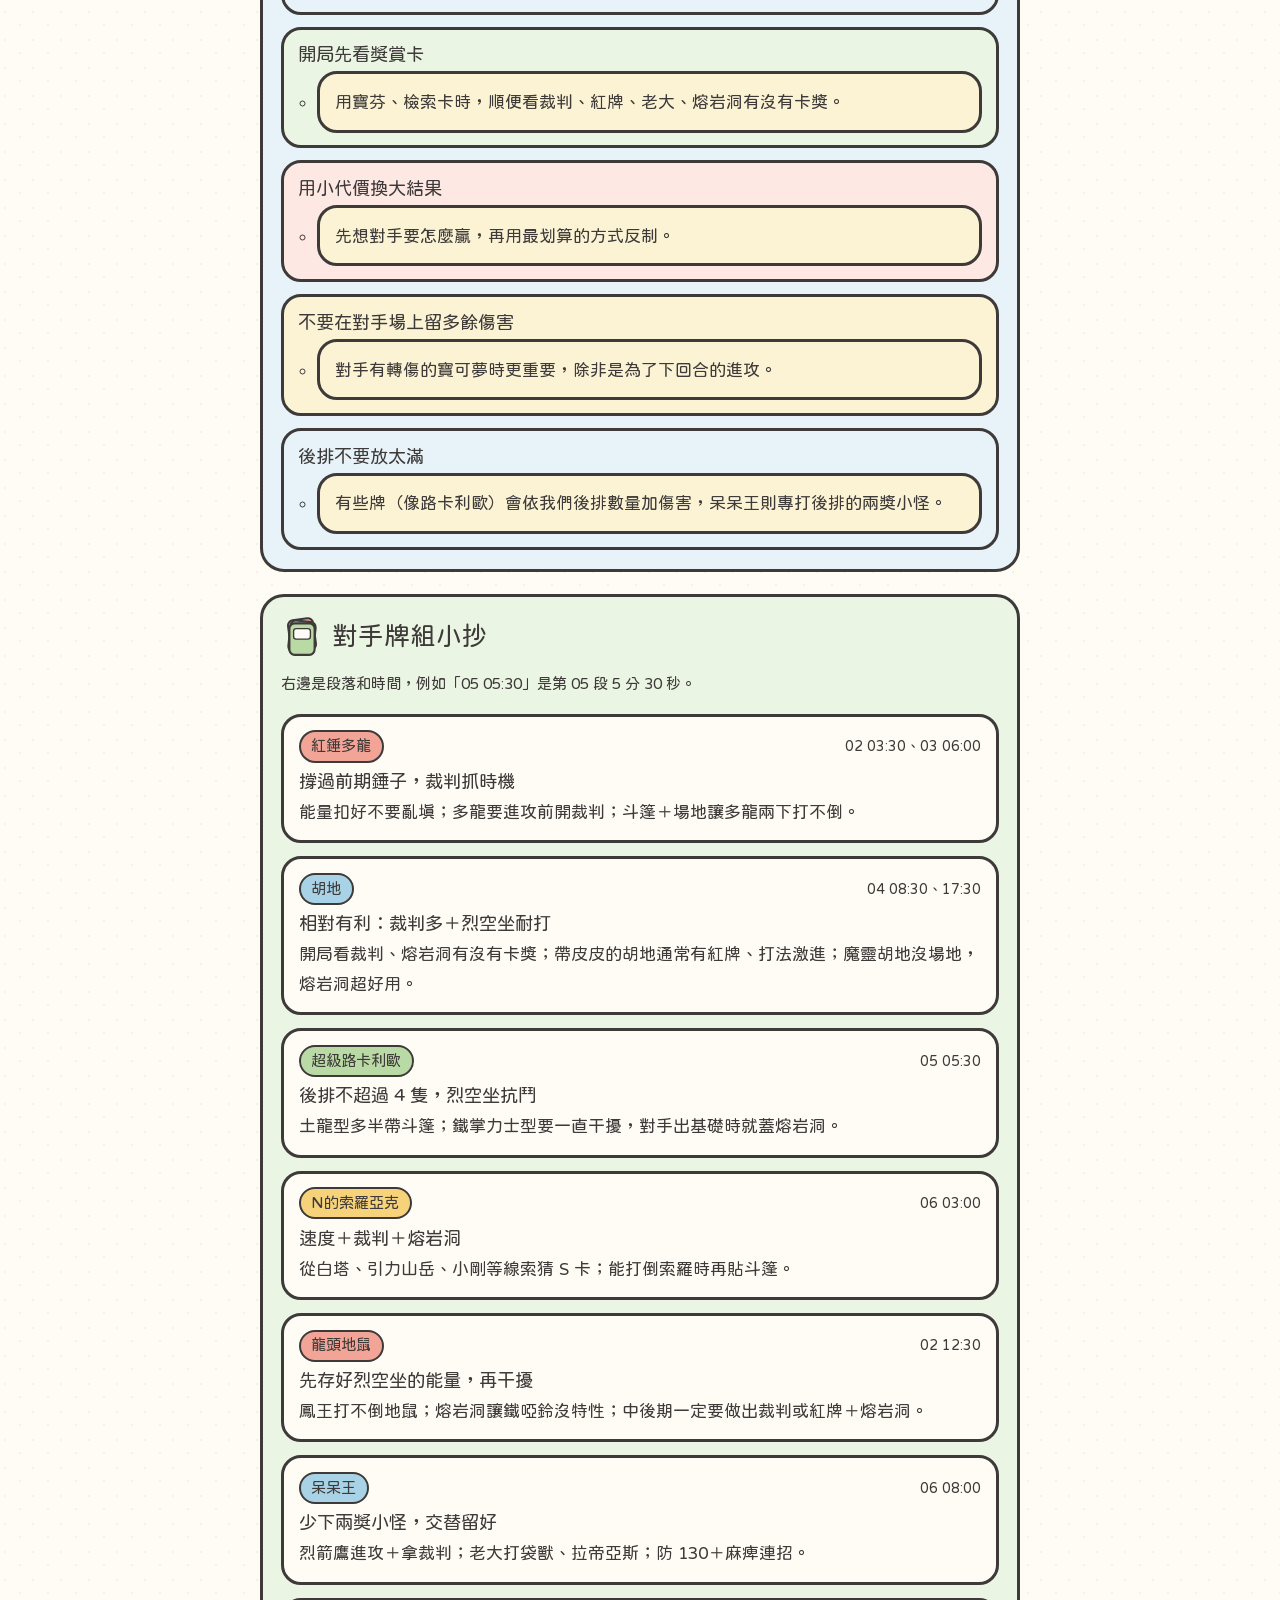
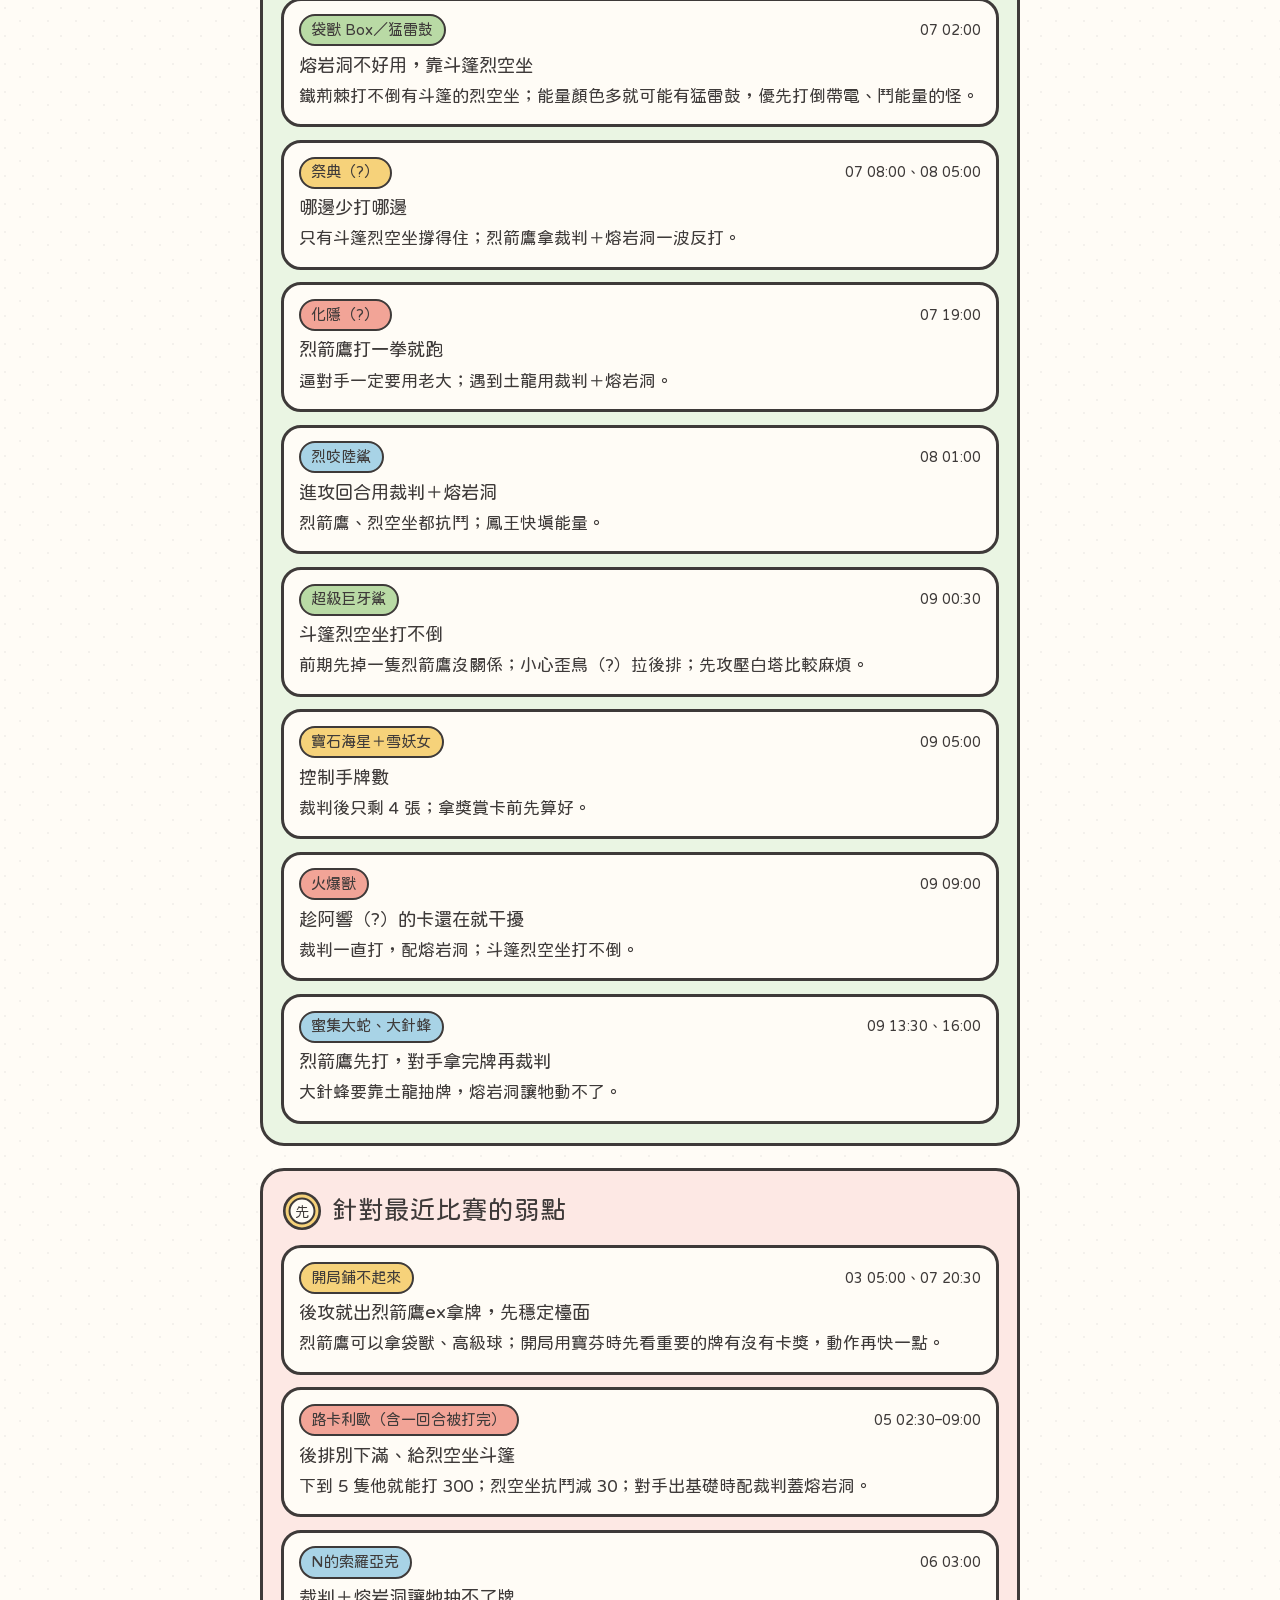
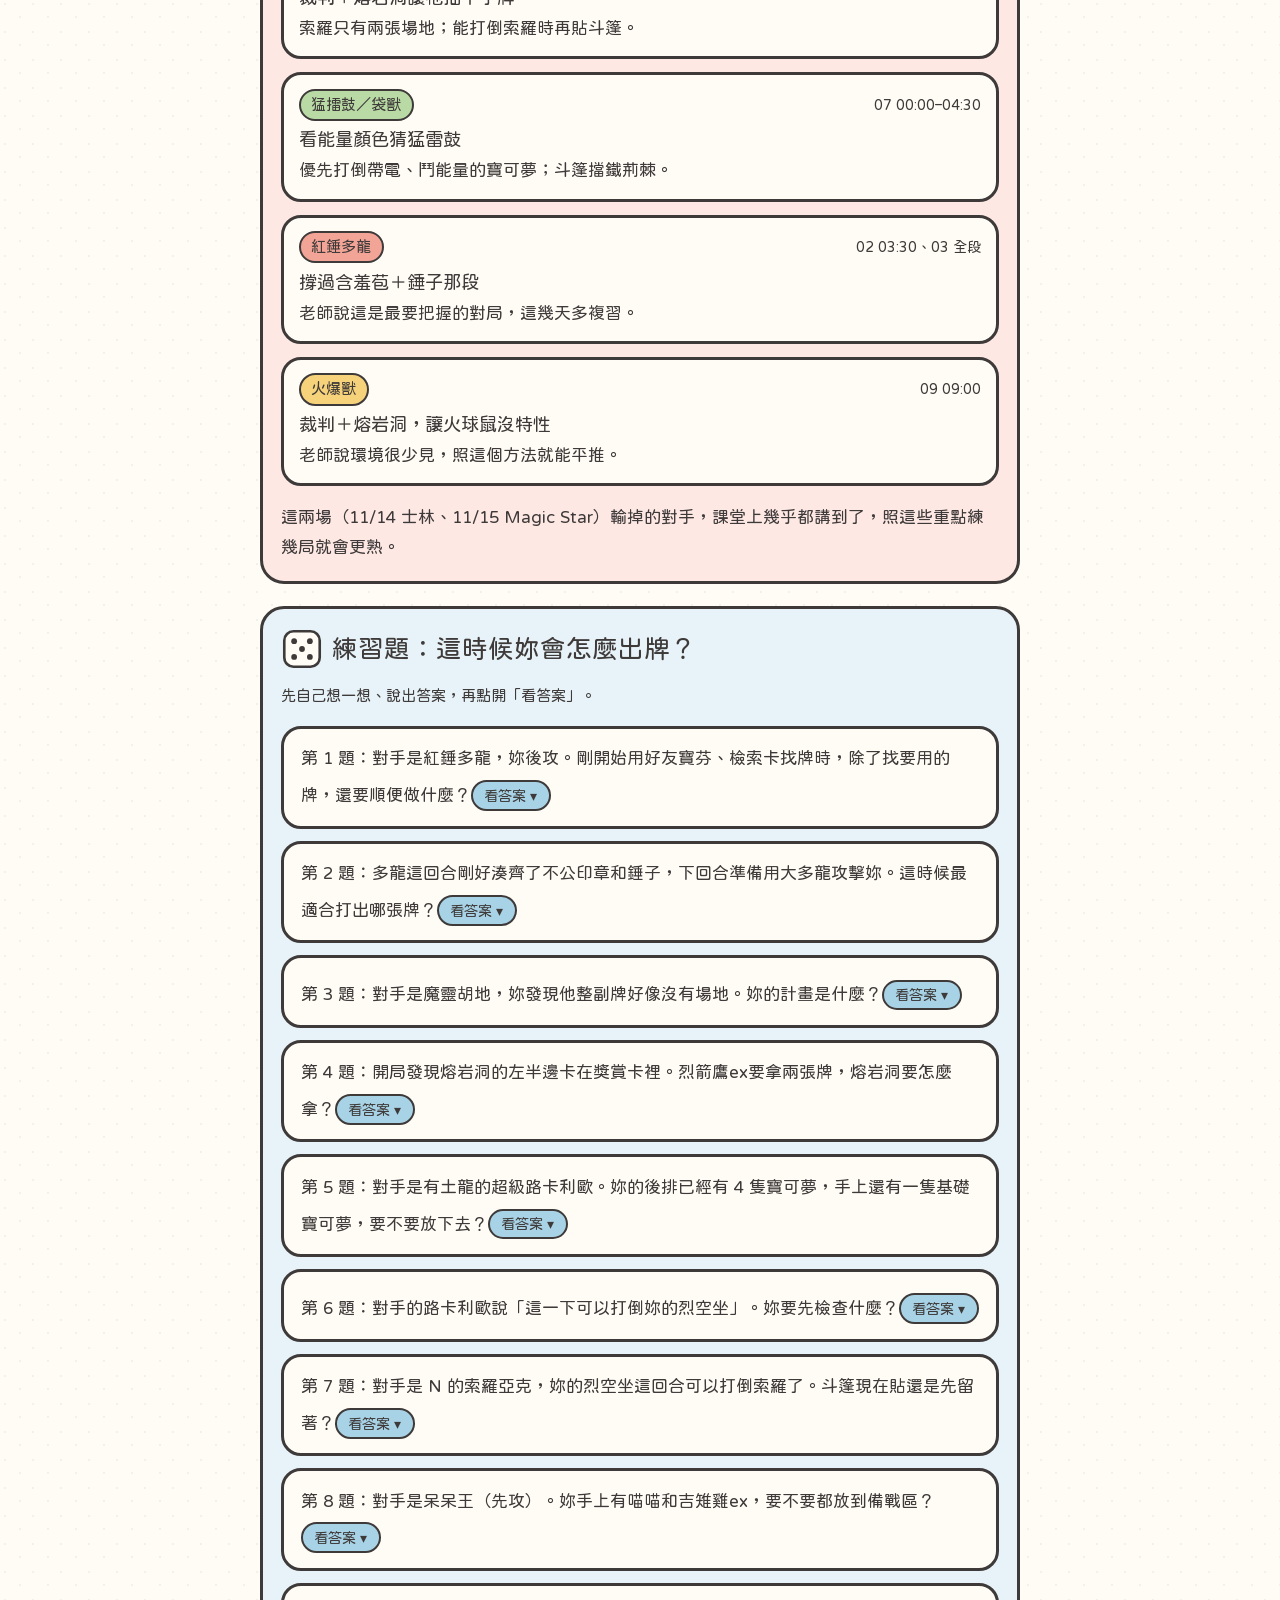
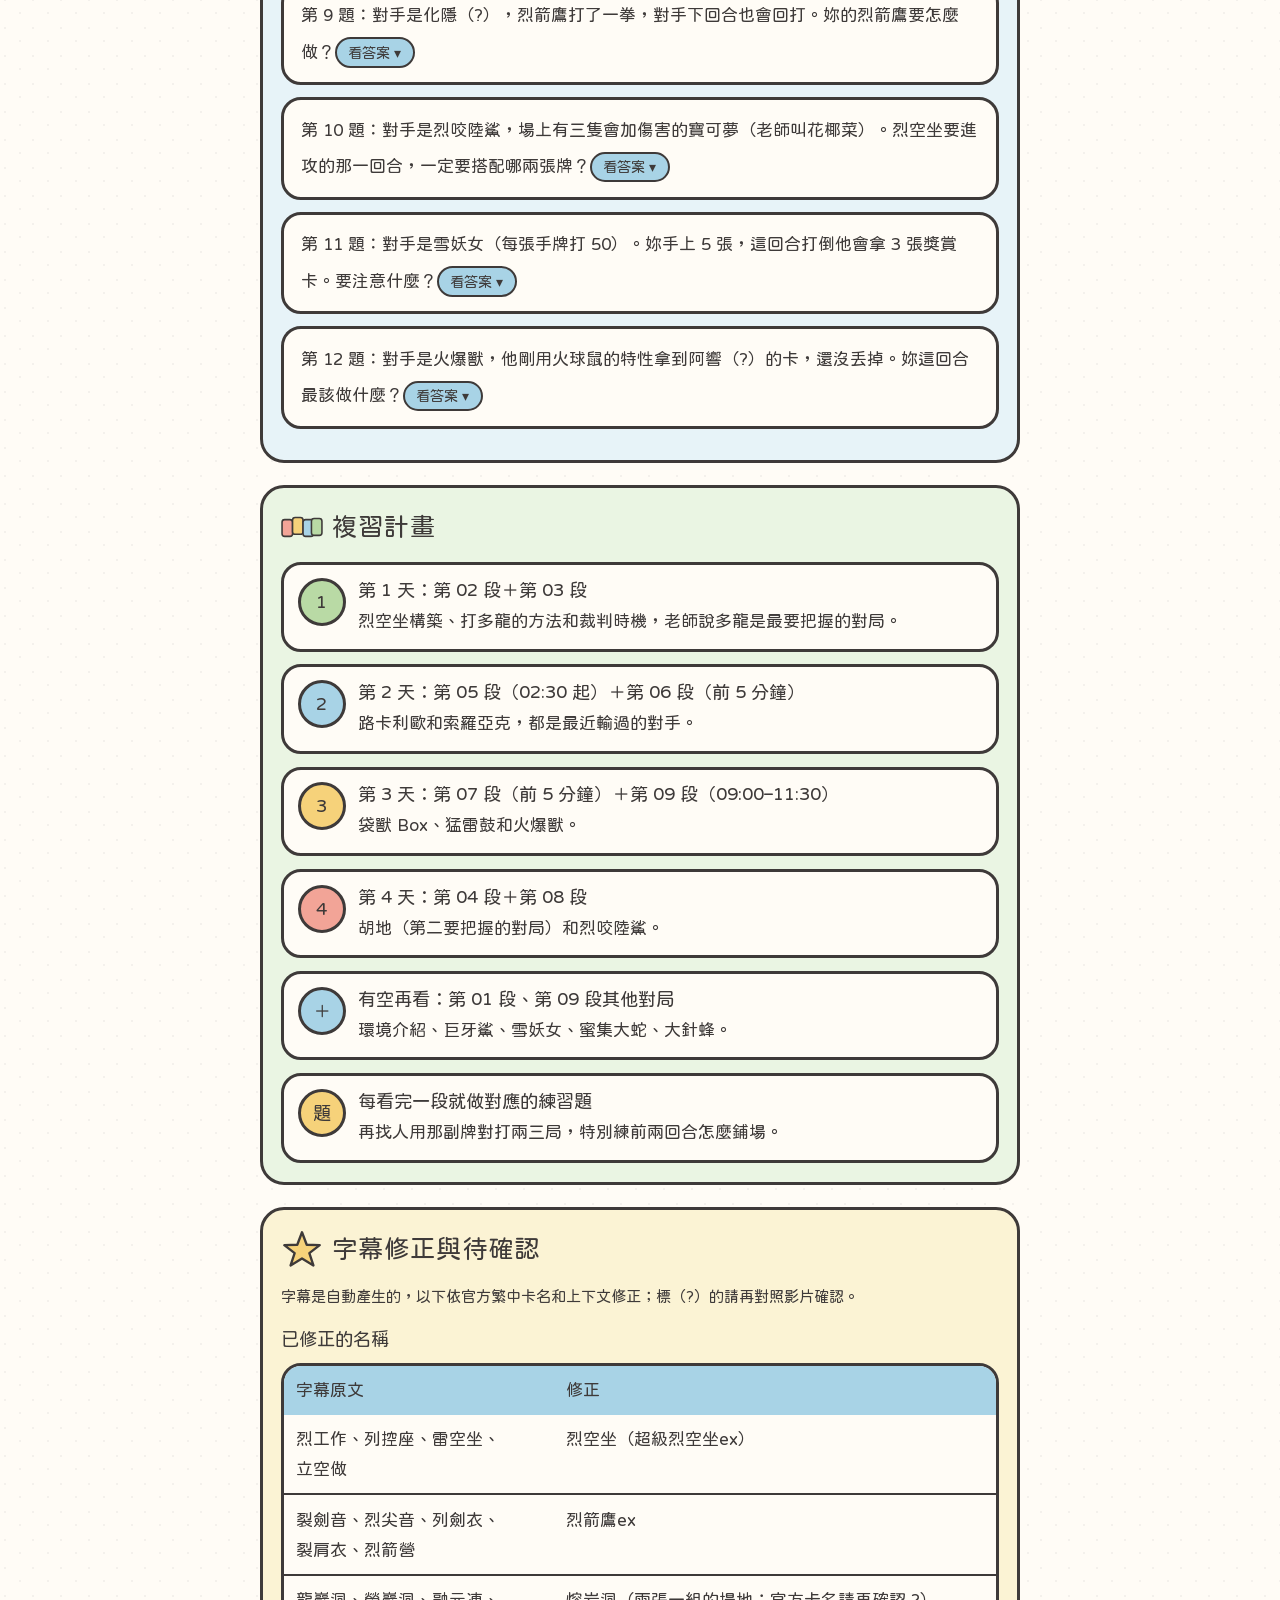
<file: ptcg/review/index.html>
<!DOCTYPE html>
<html lang="zh-Hant-TW">
<head>
  <meta charset="utf-8">
  <meta name="viewport" content="width=device-width, initial-scale=1">
  <meta name="description" content="PTCG 線上課複習筆記：烈空坐對局重點、小抄、練習題與複習計畫。">
  <title>PTCG 線上課複習筆記（11/15）</title>
  <link rel="preconnect" href="https://fonts.googleapis.com">
  <link rel="preconnect" href="https://fonts.gstatic.com" crossorigin>
  <link href="https://fonts.googleapis.com/css2?family=Huninn&display=swap" rel="stylesheet">
  <style>
    :root {
      --washi: #FFFCF6;
      --ink: #3E3A39;
      --coral: #F2A497;
      --yama: #F6D27A;
      --mizu: #A8D3E6;
      --take: #B9DAA5;
      --coral-bg: #FDE8E4;
      --yama-bg: #FBF3D4;
      --mizu-bg: #E7F3F8;
      --take-bg: #EAF5E3;
      --radius: 24px;
      --border: 3px solid var(--ink);
    }
    *, *::before, *::after { box-sizing: border-box; }
    html { scroll-behavior: smooth; }
    body {
      margin: 0;
      color: var(--ink);
      background-color: var(--washi);
      background-image: url("data:image/svg+xml;utf8,<svg xmlns='http://www.w3.org/2000/svg' width='28' height='28'><circle cx='5' cy='8' r='1.1' fill='%233E3A39' opacity='0.07'/><circle cx='20' cy='21' r='1.1' fill='%233E3A39' opacity='0.07'/></svg>");
      font-family: "Huninn", "PingFang TC", "Hiragino Maru Gothic ProN", "Microsoft JhengHei", sans-serif;
      font-size: 1.0625rem;
      line-height: 1.75;
    }
    img, svg { max-width: 100%; height: auto; display: block; }
    a { color: var(--ink); }
    h1, h2, h3 { line-height: 1.35; margin: 0 0 0.6em; font-weight: 400; }
    h1 { font-size: clamp(1.7rem, 6vw, 2.25rem); text-align: center; }
    h2 { font-size: clamp(1.3rem, 4.5vw, 1.6rem); }
    h3 { font-size: 1.15rem; }
    p { margin: 0 0 0.8em; }
    p:last-child { margin-bottom: 0; }
    .wrap {
      width: min(760px, calc(100% - 28px));
      margin: 0 auto;
      padding-bottom: 3rem;
    }
    header.hero {
      padding: 1.4rem 0 1rem;
      text-align: center;
    }
    .subtitle {
      margin: 0.4rem auto 1rem;
      max-width: 38em;
      font-size: 1rem;
    }
    .hero-art {
      width: 100%;
      margin: 0.4rem auto 0.2rem;
    }
    /* sticky toc */
    .toc {
      position: sticky;
      top: 0;
      z-index: 40;
      background: var(--washi);
      border-bottom: var(--border);
      padding: 0.55rem 0;
    }
    .toc-inner {
      width: min(760px, calc(100% - 28px));
      margin: 0 auto;
      display: flex;
      gap: 0.45rem;
      overflow-x: auto;
      -webkit-overflow-scrolling: touch;
      scrollbar-width: thin;
    }
    .toc a {
      flex: 0 0 auto;
      display: inline-block;
      text-decoration: none;
      border: var(--border);
      border-radius: 999px;
      padding: 0.22rem 0.8rem;
      background: var(--yama);
      font-size: 0.95rem;
      white-space: nowrap;
    }
    .toc a:nth-child(4n+2) { background: var(--mizu); }
    .toc a:nth-child(4n+3) { background: var(--take); }
    .toc a:nth-child(4n+4) { background: var(--coral); }
    .toc a:focus-visible,
    summary:focus-visible,
    a:focus-visible {
      outline: 3px solid var(--ink);
      outline-offset: 2px;
    }
    section {
      scroll-margin-top: 4.2rem;
      margin: 1.4rem 0;
    }
    .panel {
      background: var(--washi);
      border: var(--border);
      border-radius: var(--radius);
      padding: 1.15rem 1.1rem 1.2rem;
    }
    .panel.yama { background: var(--yama-bg); }
    .panel.mizu { background: var(--mizu-bg); }
    .panel.take { background: var(--take-bg); }
    .panel.coral { background: var(--coral-bg); }
    .sec-head {
      display: flex;
      align-items: center;
      gap: 0.6rem;
      margin-bottom: 0.85rem;
    }
    .sec-head h2, .sec-head h3 { margin: 0; }
    .sec-head .icon { flex: 0 0 auto; width: 42px; height: 42px; }
    .note {
      font-size: 0.95rem;
      margin-bottom: 1rem;
    }
    /* callout */
    .callout {
      border: var(--border);
      border-radius: var(--radius);
      background: var(--yama);
      padding: 1rem 1rem 1.05rem;
      margin-bottom: 1rem;
    }
    .callout .lead {
      display: inline-block;
      background: var(--washi);
      border: var(--border);
      border-radius: 999px;
      padding: 0.05rem 0.75rem;
      margin-bottom: 0.45rem;
      font-size: 0.95rem;
    }
    /* segment */
    .seg {
      border: var(--border);
      border-radius: var(--radius);
      background: var(--washi);
      padding: 1rem 0.95rem 0.4rem;
      margin: 0.9rem 0;
    }
    .seg header {
      display: flex;
      align-items: center;
      gap: 0.65rem;
      margin-bottom: 0.7rem;
    }
    .badge {
      flex: 0 0 auto;
      width: 52px;
      height: 52px;
      border: var(--border);
      border-radius: 16px;
      display: flex;
      align-items: center;
      justify-content: center;
      font-size: 1.15rem;
      background: var(--mizu);
    }
    .seg.c2 .badge { background: var(--take); }
    .seg.c3 .badge { background: var(--yama); }
    .seg.c4 .badge { background: var(--coral); }
    .seg h3 { margin: 0; }
    .time-list { list-style: none; padding: 0; margin: 0; }
    .time-list li {
      display: grid;
      grid-template-columns: auto 1fr;
      gap: 0.45rem 0.7rem;
      padding: 0.7rem 0;
      border-top: 2px solid var(--ink);
    }
    .time {
      display: inline-block;
      align-self: start;
      justify-self: start;
      width: auto;
      margin-top: 0.15rem;
      background: var(--mizu);
      border: 2px solid var(--ink);
      border-radius: 999px;
      text-align: center;
      font-size: 0.88rem;
      padding: 0.05rem 0.45rem;
      letter-spacing: 0.02em;
    }
    .seg.c2 .time { background: var(--take); }
    .seg.c3 .time { background: var(--yama); }
    .seg.c4 .time { background: var(--coral); }
    .k { font-size: 1.05rem; margin: 0 0 0.15rem; }
    .d { margin: 0; font-size: 0.98rem; }
    /* ideas */
    .ideas { list-style: none; padding: 0; margin: 0; display: grid; gap: 0.75rem; }
    .ideas li {
      border: var(--border);
      border-radius: 20px;
      background: var(--washi);
      padding: 0.8rem 0.9rem;
    }
    .ideas h3 { margin: 0 0 0.25rem; }
    .ideas ul { margin: 0; padding-left: 1.2rem; }
    .ideas li:nth-child(4n+1) { background: var(--yama-bg); }
    .ideas li:nth-child(4n+2) { background: var(--mizu-bg); }
    .ideas li:nth-child(4n+3) { background: var(--take-bg); }
    .ideas li:nth-child(4n+4) { background: var(--coral-bg); }
    /* cards (matchup / weak) */
    .cards { display: grid; gap: 0.8rem; }
    .card {
      border: var(--border);
      border-radius: 20px;
      background: var(--washi);
      padding: 0.85rem 0.95rem;
    }
    .card-top {
      display: flex;
      justify-content: space-between;
      align-items: baseline;
      gap: 0.6rem;
      flex-wrap: wrap;
    }
    .lead-tag {
      display: inline-block;
      border: 2px solid var(--ink);
      border-radius: 999px;
      padding: 0.05rem 0.65rem;
      background: var(--coral);
      font-size: 0.95rem;
    }
    .meta {
      font-size: 0.88rem;
      white-space: nowrap;
    }
    .card h3 { margin: 0.4rem 0 0.2rem; }
    .card.mizu .lead-tag { background: var(--mizu); }
    .card.take .lead-tag { background: var(--take); }
    .card.yama .lead-tag { background: var(--yama); }
    /* quiz */
    .quiz-item {
      border: var(--border);
      border-radius: 20px;
      background: var(--washi);
      margin: 0.75rem 0;
      padding: 0.15rem 0.2rem;
    }
    .quiz-item summary {
      cursor: pointer;
      list-style: none;
      padding: 0.75rem 0.9rem;
    }
    .quiz-item summary::-webkit-details-marker { display: none; }
    .quiz-item summary::after {
      content: "看答案 ▾";
      display: inline-block;
      margin-top: 0.45rem;
      border: 2px solid var(--ink);
      border-radius: 999px;
      background: var(--mizu);
      padding: 0.05rem 0.7rem;
      font-size: 0.9rem;
    }
    .quiz-item[open] summary::after { content: "收起答案 ▴"; background: var(--yama); }
    .answer {
      margin: 0 0.7rem 0.85rem;
      padding: 0.7rem 0.8rem;
      border: 2px solid var(--ink);
      border-radius: 16px;
      background: var(--take-bg);
    }
    /* plan */
    .steps { list-style: none; padding: 0; margin: 0; display: grid; gap: 0.8rem; }
    .steps li {
      display: grid;
      grid-template-columns: 48px 1fr;
      gap: 0.75rem;
      align-items: start;
      border: var(--border);
      border-radius: 20px;
      background: var(--washi);
      padding: 0.8rem 0.9rem;
    }
    .num {
      width: 48px;
      height: 48px;
      border: var(--border);
      border-radius: 50%;
      display: flex;
      align-items: center;
      justify-content: center;
      background: var(--take);
      font-size: 1.15rem;
    }
    .steps li:nth-child(2) .num { background: var(--mizu); }
    .steps li:nth-child(3) .num { background: var(--yama); }
    .steps li:nth-child(4) .num { background: var(--coral); }
    .steps li:nth-child(5) .num { background: var(--mizu); }
    .steps li:nth-child(6) .num { background: var(--yama); }
    .steps h3 { margin: 0 0 0.2rem; }
    /* tables */
    .table-wrap {
      overflow-x: auto;
      border: var(--border);
      border-radius: 20px;
      background: var(--washi);
      margin: 0.6rem 0 1.1rem;
    }
    table {
      width: 100%;
      border-collapse: collapse;
      min-width: 280px;
    }
    th, td {
      text-align: left;
      vertical-align: top;
      padding: 0.6rem 0.75rem;
      border-bottom: 2px solid var(--ink);
      overflow-wrap: anywhere;
    }
    th:first-child, td:first-child {
      width: 38%;
      word-break: keep-all;
    }
    th { background: var(--mizu); font-weight: 400; }
    .fixes-unsure th { background: var(--yama); }
    tr:last-child th, tr:last-child td { border-bottom: 0; }
    footer {
      text-align: center;
      padding: 0.5rem 0 1.5rem;
      font-size: 0.95rem;
    }
    .deco { margin: 0.4rem auto; width: min(280px, 70%); }
    @media (max-width: 520px) {
      .time-list li {
        grid-template-columns: auto 1fr;
        gap: 0.35rem 0.55rem;
      }
      .steps li { grid-template-columns: 40px 1fr; }
      .num { width: 40px; height: 40px; }
    }
    @media (prefers-reduced-motion: reduce) {
      html { scroll-behavior: auto; }
    }
  </style>
</head>
<body>
  <svg width="0" height="0" style="position:absolute;width:0;height:0;overflow:hidden" aria-hidden="true" focusable="false">
    <defs>
      <symbol id="ico-star" viewBox="0 0 32 32">
        <polygon points="16,2.5 19.6,12 29.5,12.3 21.6,18.4 24.7,27.8 16,22.4 7.3,27.8 10.4,18.4 2.5,12.3 12.4,12" fill="#F6D27A" stroke="#3E3A39" stroke-width="1.8" stroke-linejoin="round"/>
      </symbol>
      <symbol id="ico-card" viewBox="0 0 32 40">
        <rect x="2" y="1.5" width="28" height="37" rx="6" fill="#A8D3E6" stroke="#3E3A39" stroke-width="2"/>
        <rect x="6" y="6" width="20" height="13" rx="3" fill="#FFFCF6" stroke="#3E3A39" stroke-width="1.4"/>
        <circle cx="16" cy="28" r="5" fill="#F6D27A" stroke="#3E3A39" stroke-width="1.4"/>
      </symbol>
      <symbol id="ico-deck" viewBox="0 0 40 40">
        <rect x="8" y="3" width="24" height="30" rx="5" fill="#F2A497" stroke="#3E3A39" stroke-width="2" transform="rotate(-8 20 18)"/>
        <rect x="8" y="5" width="24" height="30" rx="5" fill="#A8D3E6" stroke="#3E3A39" stroke-width="2" transform="rotate(6 20 20)"/>
        <rect x="8" y="7" width="24" height="30" rx="5" fill="#B9DAA5" stroke="#3E3A39" stroke-width="2"/>
        <rect x="12" y="12" width="16" height="10" rx="2.5" fill="#FFFCF6" stroke="#3E3A39" stroke-width="1.3"/>
      </symbol>
      <symbol id="ico-coin" viewBox="0 0 32 32">
        <circle cx="16" cy="16" r="13.5" fill="#F6D27A" stroke="#3E3A39" stroke-width="2"/>
        <circle cx="16" cy="16" r="9.5" fill="#FFFCF6" stroke="#3E3A39" stroke-width="1.5"/>
        <text x="16" y="20.5" text-anchor="middle" font-size="11" font-family="Huninn, sans-serif" fill="#3E3A39">先</text>
      </symbol>
      <symbol id="ico-dice" viewBox="0 0 32 32">
        <rect x="2.5" y="2.5" width="27" height="27" rx="7" fill="#FFFCF6" stroke="#3E3A39" stroke-width="2"/>
        <circle cx="10" cy="10" r="2.2" fill="#3E3A39"/>
        <circle cx="22" cy="10" r="2.2" fill="#3E3A39"/>
        <circle cx="16" cy="16" r="2.2" fill="#3E3A39"/>
        <circle cx="10" cy="22" r="2.2" fill="#3E3A39"/>
        <circle cx="22" cy="22" r="2.2" fill="#3E3A39"/>
      </symbol>
      <symbol id="ico-prize" viewBox="0 0 40 28">
        <rect x="1" y="6" width="10" height="16" rx="2.5" fill="#F2A497" stroke="#3E3A39" stroke-width="1.5"/>
        <rect x="11" y="4" width="10" height="16" rx="2.5" fill="#F6D27A" stroke="#3E3A39" stroke-width="1.5"/>
        <rect x="21" y="6" width="10" height="16" rx="2.5" fill="#A8D3E6" stroke="#3E3A39" stroke-width="1.5"/>
        <rect x="29" y="5" width="10" height="16" rx="2.5" fill="#B9DAA5" stroke="#3E3A39" stroke-width="1.5"/>
      </symbol>
      <symbol id="ico-energy" viewBox="0 0 40 18">
        <circle cx="7" cy="9" r="6" fill="#F2A497" stroke="#3E3A39" stroke-width="1.5"/>
        <circle cx="16" cy="9" r="6" fill="#F6D27A" stroke="#3E3A39" stroke-width="1.5"/>
        <circle cx="25" cy="9" r="6" fill="#A8D3E6" stroke="#3E3A39" stroke-width="1.5"/>
        <circle cx="34" cy="9" r="6" fill="#B9DAA5" stroke="#3E3A39" stroke-width="1.5"/>
      </symbol>
    </defs>
  </svg>

  <header class="hero wrap">
    <h1>PTCG 線上課複習筆記<br>（11/15）</h1>
    <p class="subtitle">把 2 個半小時的課整理成 9 段重點、對局小抄、練習題和複習順序。烈空坐的大武器就是速度、裁判＋熔岩洞，還有英雄斗篷。</p>
    <svg class="hero-art" viewBox="0 0 360 200" role="img" aria-label="卡牌對戰小插圖：卡堆、硬幣、骰子、獎賞卡和能量珠">
      <!-- playmat -->
      <rect x="12" y="28" width="336" height="160" rx="32" fill="#B9DAA5" stroke="#3E3A39" stroke-width="3"/>
      <rect x="26" y="42" width="308" height="132" rx="24" fill="#FFFCF6" stroke="#3E3A39" stroke-width="2.5"/>
      <!-- deck pile left -->
      <g transform="translate(40,62)">
        <rect x="6" y="0" width="46" height="66" rx="8" fill="#F2A497" stroke="#3E3A39" stroke-width="2.2" transform="rotate(-10 29 33)"/>
        <rect x="8" y="4" width="46" height="66" rx="8" fill="#A8D3E6" stroke="#3E3A39" stroke-width="2.2" transform="rotate(8 31 37)"/>
        <rect x="6" y="8" width="46" height="66" rx="8" fill="#F6D27A" stroke="#3E3A39" stroke-width="2.2"/>
        <rect x="13" y="16" width="32" height="22" rx="4" fill="#FFFCF6" stroke="#3E3A39" stroke-width="1.5"/>
        <polygon points="29,20 31.2,25.2 36.8,25.4 32.4,28.8 34,34 29,31 24,34 25.6,28.8 21.2,25.4 26.8,25.2" fill="#F2A497" stroke="#3E3A39" stroke-width="1"/>
      </g>
      <!-- active card center -->
      <g transform="translate(140,48)">
        <rect x="0" y="4" width="78" height="108" rx="12" fill="#A8D3E6" stroke="#3E3A39" stroke-width="3"/>
        <rect x="9" y="14" width="60" height="48" rx="8" fill="#FFFCF6" stroke="#3E3A39" stroke-width="2"/>
        <!-- abstract star creature, not a pokemon -->
        <circle cx="39" cy="38" r="14" fill="#F6D27A" stroke="#3E3A39" stroke-width="2"/>
        <circle cx="34" cy="35" r="1.6" fill="#3E3A39"/>
        <circle cx="44" cy="35" r="1.6" fill="#3E3A39"/>
        <path d="M34 43 q5 4 10 0" fill="none" stroke="#3E3A39" stroke-width="1.6" stroke-linecap="round"/>
        <!-- hp box -->
        <rect x="10" y="70" width="36" height="16" rx="5" fill="#FFFCF6" stroke="#3E3A39" stroke-width="1.6"/>
        <text x="28" y="82" text-anchor="middle" font-size="9" font-family="Huninn, sans-serif" fill="#3E3A39">HP</text>
        <!-- energy orbs on card -->
        <circle cx="58" cy="78" r="7" fill="#F2A497" stroke="#3E3A39" stroke-width="1.6"/>
        <circle cx="58" cy="96" r="7" fill="#B9DAA5" stroke="#3E3A39" stroke-width="1.6"/>
      </g>
      <!-- prize cards right -->
      <g transform="translate(236,58)">
        <rect x="0" y="8" width="28" height="40" rx="5" fill="#F2A497" stroke="#3E3A39" stroke-width="1.8"/>
        <rect x="24" y="4" width="28" height="40" rx="5" fill="#F6D27A" stroke="#3E3A39" stroke-width="1.8"/>
        <rect x="48" y="8" width="28" height="40" rx="5" fill="#A8D3E6" stroke="#3E3A39" stroke-width="1.8"/>
        <rect x="8" y="44" width="28" height="40" rx="5" fill="#B9DAA5" stroke="#3E3A39" stroke-width="1.8"/>
        <rect x="36" y="40" width="28" height="40" rx="5" fill="#F2A497" stroke="#3E3A39" stroke-width="1.8"/>
        <rect x="62" y="46" width="28" height="40" rx="5" fill="#F6D27A" stroke="#3E3A39" stroke-width="1.8"/>
        <text x="48" y="108" text-anchor="middle" font-size="9" font-family="Huninn, sans-serif" fill="#3E3A39">獎賞卡</text>
      </g>
      <!-- coin in air -->
      <g transform="translate(112,18)">
        <circle cx="18" cy="18" r="16" fill="#F6D27A" stroke="#3E3A39" stroke-width="2.3"/>
        <circle cx="18" cy="18" r="11" fill="#FFFCF6" stroke="#3E3A39" stroke-width="1.5"/>
        <text x="18" y="22.5" text-anchor="middle" font-size="12" font-family="Huninn, sans-serif" fill="#3E3A39">先</text>
      </g>
      <!-- second coin small -->
      <g transform="translate(86,148)">
        <circle cx="14" cy="14" r="13" fill="#A8D3E6" stroke="#3E3A39" stroke-width="2.1"/>
        <circle cx="14" cy="14" r="8.5" fill="#FFFCF6" stroke="#3E3A39" stroke-width="1.3"/>
        <text x="14" y="18" text-anchor="middle" font-size="10" font-family="Huninn, sans-serif" fill="#3E3A39">後</text>
      </g>
      <!-- dice -->
      <g transform="translate(232,148)">
        <rect x="0" y="0" width="28" height="28" rx="6" fill="#FFFCF6" stroke="#3E3A39" stroke-width="2.1"/>
        <circle cx="8" cy="8" r="2" fill="#3E3A39"/>
        <circle cx="20" cy="8" r="2" fill="#3E3A39"/>
        <circle cx="14" cy="14" r="2" fill="#3E3A39"/>
        <circle cx="8" cy="20" r="2" fill="#3E3A39"/>
        <circle cx="20" cy="20" r="2" fill="#3E3A39"/>
      </g>
      <!-- energy orbs floating -->
      <circle cx="48" cy="48" r="7" fill="#F2A497" stroke="#3E3A39" stroke-width="1.6"/>
      <circle cx="330" cy="48" r="7" fill="#A8D3E6" stroke="#3E3A39" stroke-width="1.6"/>
      <circle cx="318" cy="168" r="6" fill="#B9DAA5" stroke="#3E3A39" stroke-width="1.5"/>
      <!-- sparkle stars -->
      <polygon points="28,22 29.2,25.4 32.8,25.5 30,27.6 31,31 28,29.2 25,31 26,27.6 23.2,25.5 26.8,25.4" fill="#F6D27A" stroke="#3E3A39" stroke-width="1"/>
      <polygon points="338,22 339.2,25.4 342.8,25.5 340,27.6 341,31 338,29.2 335,31 336,27.6 333.2,25.5 336.8,25.4" fill="#F2A497" stroke="#3E3A39" stroke-width="1"/>
    </svg>
  </header>

  <nav class="toc" aria-label="目錄">
    <div class="toc-inner">
      <a href="#top">先看這裡</a>
      <a href="#segs">各段重點</a>
      <a href="#ideas">重點觀念</a>
      <a href="#matchups">對手小抄</a>
      <a href="#weak">比賽弱點</a>
      <a href="#quiz">練習題</a>
      <a href="#plan">複習計畫</a>
      <a href="#fixes">字幕修正</a>
    </div>
  </nav>

  <main class="wrap">
    <section id="top" class="panel yama">
      <div class="sec-head">
        <svg class="icon" viewBox="0 0 32 32" aria-hidden="true"><use href="#ico-star"/></svg>
        <h2>先看這裡</h2>
      </div>
      <div class="callout">
        <div class="lead">這堂課最重要的三句話</div>
        <p>烈空坐的優勢是速度，後攻第一回合就能用烈箭鷹ex打。很多對局的贏法都是「裁判＋熔岩洞」讓對手不能用特性、不能抽牌。英雄斗篷讓烈空坐多 100 HP，很多牌都打不倒它。</p>
      </div>
      <p>每段的時間是「那一段影片裡的分:秒」，對照課堂錄影拉到那個時間就能重看。課堂上有同學一起上課，這份筆記只整理卡牌和打法。</p>
    </section>

    <section id="segs">
      <div class="sec-head">
        <svg class="icon" viewBox="0 0 32 40" aria-hidden="true"><use href="#ico-card"/></svg>
        <h2>各段重點（附影片時間）</h2>
      </div>
      <p class="note">時間是這一段影片裡的分:秒，例如 05:30。下面依段落編號整理，方便對照課堂錄影。</p>
      <article class="seg c1" id="seg-01" aria-labelledby="h-seg-01">
        <header>
          <div class="badge" aria-hidden="true">01</div>
          <h3 id="h-seg-01">第01段 開場與牌型環境</h3>
        </header>
        <ul class="time-list">
        <li>
          <span class="time">05:00</span>
          <div>
            <p class="k">沒有一套牌可以贏所有牌</p>
            <p class="d">組牌時就要先想好會遇到哪些對局，例如想打胡地就放裁判。</p>
          </div>
        </li>
        <li>
          <span class="time">06:00</span>
          <div>
            <p class="k">老師整理的環境表</p>
            <p class="d">依孩童組、少年組上位玩家的使用率，排出最常遇到的牌組。</p>
          </div>
        </li>
        <li>
          <span class="time">09:00</span>
          <div>
            <p class="k">孩童組多龍非常多</p>
            <p class="d">最好選對多龍有優勢或能打平的牌。老師認為烈空坐「不算差，也不算最好」。</p>
          </div>
        </li>
        <li>
          <span class="time">10:30</span>
          <div>
            <p class="k">主流是錘子多龍</p>
            <p class="d">卡表大多一樣，只差大土龍（?）或火焰鳥那一兩張。</p>
          </div>
        </li>
        <li>
          <span class="time">11:30</span>
          <div>
            <p class="k">先知道對手大概的構築</p>
            <p class="d">才能排好獎賞卡路線。沒想到對手有斗篷，原本算好的路線就會錯。</p>
          </div>
        </li>
        <li>
          <span class="time">13:00</span>
          <div>
            <p class="k">龍頭地鼠構築（同學的牌）</p>
            <p class="d">現在多龍幾乎都選後攻、用含羞苞鎖物品卡；可以旁聽了解對手的想法。</p>
          </div>
        </li>
        </ul>
      </article>
      <article class="seg c2" id="seg-02" aria-labelledby="h-seg-02">
        <header>
          <div class="badge" aria-hidden="true">02</div>
          <h3 id="h-seg-02">第02段 烈空坐構築與龍頭地鼠對局</h3>
        </header>
        <ul class="time-list">
        <li>
          <span class="time">00:00</span>
          <div>
            <p class="k">目前使用的烈空坐</p>
            <p class="d">帶不公印章、熔岩洞版本。</p>
          </div>
        </li>
        <li>
          <span class="time">00:30</span>
          <div>
            <p class="k">烈空坐三種主流</p>
            <p class="d">頂尖捕捉器（?）型＝全力進攻；不公印章型＝什麼對局都能反打；英雄斗篷型＝現在最主流、最耐打。</p>
          </div>
        </li>
        <li>
          <span class="time">01:30</span>
          <div>
            <p class="k">為什麼斗篷好用</p>
            <p class="d">烈空坐要累積場上能量才打得痛，不想被擊倒。280＋100＝380 HP，配合加 30 HP 的場地可到 410。</p>
          </div>
        </li>
        <li>
          <span class="time">03:30</span>
          <div>
            <p class="k">烈空坐打多龍的難處</p>
            <p class="d">前期被錘子敲掉能量。重點是撐過多龍的「含羞苞＋錘子」那段時間。</p>
          </div>
        </li>
        <li>
          <span class="time">04:30</span>
          <div>
            <p class="k">對多龍可以五五開</p>
            <p class="d">孩童組的錘子多龍多半不放大土龍（?），穩定操作就能打。</p>
          </div>
        </li>
        <li>
          <span class="time">05:00</span>
          <div>
            <p class="k">老師建議：考慮把不公印章換成英雄斗篷</p>
            <p class="d">打多龍不太需要印章；斗篷還會讓對手算錯獎賞卡路線（資訊差）。</p>
          </div>
        </li>
        <li>
          <span class="time">07:00</span>
          <div>
            <p class="k">構築觀念：別為少見的牌放太多針對卡</p>
            <p class="d">會讓起手和中盤的穩定度下降。</p>
          </div>
        </li>
        <li>
          <span class="time">12:30</span>
          <div>
            <p class="k">烈空坐打龍頭地鼠</p>
            <p class="d">先出烈箭鷹ex進攻拿牌，先存好烈空坐的能量，再做裁判、熔岩洞的干擾。鳳王打不倒地鼠。</p>
          </div>
        </li>
        <li>
          <span class="time">13:00</span>
          <div>
            <p class="k">熔岩洞讓鐵啞鈴沒有特性</p>
            <p class="d">兩套牌對打都選後攻，誰後攻誰有優勢。</p>
          </div>
        </li>
        <li>
          <span class="time">14:00</span>
          <div>
            <p class="k">中後期一定要做出干擾</p>
            <p class="d">做不出「裁判＋熔岩洞」或「特殊紅牌＋熔岩洞」，就很難打地鼠。</p>
          </div>
        </li>
        <li>
          <span class="time">18:30</span>
          <div>
            <p class="k">用小代價換大結果</p>
            <p class="d">先想對手要怎麼贏我們，再想辦法反制。</p>
          </div>
        </li>
        </ul>
      </article>
      <article class="seg c3" id="seg-03" aria-labelledby="h-seg-03">
        <header>
          <div class="badge" aria-hidden="true">03</div>
          <h3 id="h-seg-03">第03段 火焰雞多龍對局</h3>
        </header>
        <ul class="time-list">
        <li>
          <span class="time">03:00</span>
          <div>
            <p class="k">現在的多龍要慢慢進化</p>
            <p class="d">第 2 回合就用吉雉雞ex打後排的多龍奇、黑夜魔靈、火稚雞（?），威脅很大。</p>
          </div>
        </li>
        <li>
          <span class="time">04:00</span>
          <div>
            <p class="k">孩童組的多龍九成是錘子多龍</p>
            <p class="d">這是老師依自己的觀察說的。</p>
          </div>
        </li>
        <li>
          <span class="time">05:00</span>
          <div>
            <p class="k">開局檢索時先看獎賞卡</p>
            <p class="d">用好友寶芬、小剛的發掘時，順便看裁判、紅牌、老大的指令有沒有卡在獎賞卡裡。要養成習慣、動作再快一點。</p>
          </div>
        </li>
        <li>
          <span class="time">06:00</span>
          <div>
            <p class="k">裁判的時機</p>
            <p class="d">我們進攻完、對手下回合準備用多龍攻擊時開裁判。</p>
          </div>
        </li>
        <li>
          <span class="time">07:00</span>
          <div>
            <p class="k">多龍的連招</p>
            <p class="d">大多龍抽牌→不公印章→很多錘子。放裁判就是為了不讓他輕鬆湊齊。</p>
          </div>
        </li>
        <li>
          <span class="time">08:00</span>
          <div>
            <p class="k">能量要扣好，不要亂填</p>
            <p class="d">斗篷版沒有能量回收。</p>
          </div>
        </li>
        <li>
          <span class="time">09:00</span>
          <div>
            <p class="k">不要在對手場上留多餘傷害</p>
            <p class="d">遇到會轉傷的猴子（願增猿?）時更要注意，除非是為了下回合的進攻。</p>
          </div>
        </li>
        </ul>
      </article>
      <article class="seg c4" id="seg-04" aria-labelledby="h-seg-04">
        <header>
          <div class="badge" aria-hidden="true">04</div>
          <h3 id="h-seg-04">第04段 胡地牌型與對局</h3>
        </header>
        <ul class="time-list">
        <li>
          <span class="time">00:00</span>
          <div>
            <p class="k">胡地比預期多（約 13%）</p>
            <p class="d">要認真準備這個對局。</p>
          </div>
        </li>
        <li>
          <span class="time">01:00</span>
          <div>
            <p class="k">胡地變化很多</p>
            <p class="d">有土龍、黑夜魔靈、皮皮、珍珠（?）等各種組合。</p>
          </div>
        </li>
        <li>
          <span class="time">03:00</span>
          <div>
            <p class="k">胡地的武器</p>
            <p class="d">手持循環扇（吹走能量）、琵琶（?，丟掉紅牌）、改造之錘。</p>
          </div>
        </li>
        <li>
          <span class="time">06:00</span>
          <div>
            <p class="k">帶皮皮的胡地通常有紅牌</p>
            <p class="d">打法很激進；很早就丟或貼基本超能量，就可能有皮皮。</p>
          </div>
        </li>
        <li>
          <span class="time">08:00</span>
          <div>
            <p class="k">皮皮可以打倒兩獎寶可夢</p>
            <p class="d">老師特別提醒要注意。</p>
          </div>
        </li>
        <li>
          <span class="time">08:30</span>
          <div>
            <p class="k">開局檢索看裁判、熔岩洞</p>
            <p class="d">熔岩洞左半或右半卡在獎賞卡，會影響烈箭鷹ex要拿哪張。</p>
          </div>
        </li>
        <li>
          <span class="time">09:00</span>
          <div>
            <p class="k">烈空坐打胡地相對有利</p>
            <p class="d">很多裁判＋烈空坐耐打，撐過一次裁判回合就很有機會贏。</p>
          </div>
        </li>
        <li>
          <span class="time">10:30</span>
          <div>
            <p class="k">胡地只帶 2–3 張糖果</p>
            <p class="d">後期紅牌＋熔岩洞、裁判對它干擾很大。</p>
          </div>
        </li>
        <li>
          <span class="time">17:30</span>
          <div>
            <p class="k">魔靈胡地沒有場地</p>
            <p class="d">就快點集齊熔岩洞，配裁判，這場大概就贏了。</p>
          </div>
        </li>
        </ul>
      </article>
      <article class="seg c1" id="seg-05" aria-labelledby="h-seg-05">
        <header>
          <div class="badge" aria-hidden="true">05</div>
          <h3 id="h-seg-05">第05段 龍頭地鼠內戰與超級路卡利歐</h3>
        </header>
        <ul class="time-list">
        <li>
          <span class="time">02:00</span>
          <div>
            <p class="k">烈空坐打地鼠（複習）</p>
            <p class="d">烈箭鷹先出、存好能量，再找裁判或紅牌＋熔岩洞。</p>
          </div>
        </li>
        <li>
          <span class="time">02:30</span>
          <div>
            <p class="k">超級路卡利歐有兩種</p>
            <p class="d">有土龍的比較穩；帶鐵掌力士的上限高，但被干擾後比較難動。</p>
          </div>
        </li>
        <li>
          <span class="time">04:00</span>
          <div>
            <p class="k">看到土龍，多半是斗篷</p>
            <p class="d">路卡利歐的 S 卡可能是頂尖捕捉器（?）、斗篷、印章、腰帶、秘密箱。</p>
          </div>
        </li>
        <li>
          <span class="time">05:30</span>
          <div>
            <p class="k">後排不要下太多隻</p>
            <p class="d">下五隻，他就能打 300 打倒烈空坐。烈箭鷹拿裁判＋斗篷，保住烈空坐。</p>
          </div>
        </li>
        <li>
          <span class="time">06:00</span>
          <div>
            <p class="k">鐵掌力士型：一直干擾</p>
            <p class="d">寧可送一隻不重要的怪，也要保住下回合的大怪。</p>
          </div>
        </li>
        <li>
          <span class="time">07:00</span>
          <div>
            <p class="k">對手出了鐵掌力士或土龍的基礎就蓋熔岩洞</p>
            <p class="d">配合裁判效果最好，他們場地只有兩張。</p>
          </div>
        </li>
        <li>
          <span class="time">08:30</span>
          <div>
            <p class="k">烈空坐被路卡利歐打會減 30</p>
            <p class="d">抵抗力記得算，不要被騙。</p>
          </div>
        </li>
        </ul>
      </article>
      <article class="seg c2" id="seg-06" aria-labelledby="h-seg-06">
        <header>
          <div class="badge" aria-hidden="true">06</div>
          <h3 id="h-seg-06">第06段 索羅亞克與呆呆王對局</h3>
        </header>
        <ul class="time-list">
        <li>
          <span class="time">00:30</span>
          <div>
            <p class="k">索羅亞克的構築變化很多</p>
            <p class="d">可能有腰帶、斗篷、秘密箱、印章等。</p>
          </div>
        </li>
        <li>
          <span class="time">01:30</span>
          <div>
            <p class="k">怎麼猜對手的 S 卡</p>
            <p class="d">有白塔＋兩張以上裁判 → 秘密箱型；有引力山岳、阿瑪米（?）、小剛、拉姆達 → 想找腰帶、斗篷或印章。</p>
          </div>
        </li>
        <li>
          <span class="time">03:00</span>
          <div>
            <p class="k">烈空坐打索羅亞克：速度是優勢</p>
            <p class="d">索羅要累積手牌，第 2 回合很難湊齊打倒烈箭鷹。</p>
          </div>
        </li>
        <li>
          <span class="time">03:30</span>
          <div>
            <p class="k">裁判＋熔岩洞是最大武器</p>
            <p class="d">熔岩洞讓索羅抽不了牌，他們通常只帶兩張場地。</p>
          </div>
        </li>
        <li>
          <span class="time">04:00</span>
          <div>
            <p class="k">斗篷的時機</p>
            <p class="d">等烈空坐能打倒索羅時再貼斗篷，確保能打倒兩隻。</p>
          </div>
        </li>
        <li>
          <span class="time">08:00</span>
          <div>
            <p class="k">呆呆王都選先攻</p>
            <p class="d">他們想學酋雷姆的招式，一次打三隻各 110。</p>
          </div>
        </li>
        <li>
          <span class="time">09:30</span>
          <div>
            <p class="k">對呆呆王少下喵喵、吉雉雞</p>
            <p class="d">用烈箭鷹進攻、把裁判拿到手；呆呆王其實靠袋獸、拉帝亞斯驅動。</p>
          </div>
        </li>
        <li>
          <span class="time">11:00</span>
          <div>
            <p class="k">130＋麻痺的連招</p>
            <p class="d">八部吐蕃（?）配未知圖騰，寶可夢交替一定要留好。</p>
          </div>
        </li>
        </ul>
      </article>
      <article class="seg c3" id="seg-07" aria-labelledby="h-seg-07">
        <header>
          <div class="badge" aria-hidden="true">07</div>
          <h3 id="h-seg-07">第07段 基礎型 Box 與後續對局</h3>
        </header>
        <ul class="time-list">
        <li>
          <span class="time">00:00</span>
          <div>
            <p class="k">袋獸 Box</p>
            <p class="d">有袋獸、拉帝亞斯、喵喵、烈箭鷹，跟這副牌有點像。</p>
          </div>
        </li>
        <li>
          <span class="time">02:00</span>
          <div>
            <p class="k">打袋獸 Box</p>
            <p class="d">對方都是基礎寶可夢，熔岩洞不太好用。要靠烈空坐持續高傷害，干擾時給烈空坐斗篷。</p>
          </div>
        </li>
        <li>
          <span class="time">02:30</span>
          <div>
            <p class="k">小心鐵荊棘</p>
            <p class="d">鐵荊棘可以打倒烈空坐，有斗篷就打不倒。大約五五開。</p>
          </div>
        </li>
        <li>
          <span class="time">03:00</span>
          <div>
            <p class="k">看能量猜有沒有猛雷鼓</p>
            <p class="d">很多不同顏色的基本能量（尤其鬥、電）→ 可能有猛雷鼓。優先打倒身上有電、鬥能量的寶可夢。</p>
          </div>
        </li>
        <li>
          <span class="time">08:00</span>
          <div>
            <p class="k">打祭典牌組（?）</p>
            <p class="d">格拉吉歐（?）＋蟲可以打 360，只有斗篷烈空坐撐得住。前期烈箭鷹快打，再用裁判＋熔岩洞讓牠們沒特性。</p>
          </div>
        </li>
        <li>
          <span class="time">09:00</span>
          <div>
            <p class="k">要打誰？哪邊少打哪邊</p>
            <p class="d">攻擊手少就打攻擊手，猴子少就打猴子。</p>
          </div>
        </li>
        <li>
          <span class="time">13:00</span>
          <div>
            <p class="k">熔岩洞不要亂下</p>
            <p class="d">配合干擾再下，對手場地多，很容易被蓋掉。</p>
          </div>
        </li>
        <li>
          <span class="time">19:00</span>
          <div>
            <p class="k">打化隱（?）</p>
            <p class="d">烈箭鷹打一拳就撤退（撤退 0），換另一隻打，逼對手一定要找老大的指令。</p>
          </div>
        </li>
        <li>
          <span class="time">21:00</span>
          <div>
            <p class="k">遇到土龍</p>
            <p class="d">裁判＋熔岩洞讓土龍抽不了牌。</p>
          </div>
        </li>
        </ul>
      </article>
      <article class="seg c4" id="seg-08" aria-labelledby="h-seg-08">
        <header>
          <div class="badge" aria-hidden="true">08</div>
          <h3 id="h-seg-08">第08段 烈咬陸鯊</h3>
        </header>
        <ul class="time-list">
        <li>
          <span class="time">00:00</span>
          <div>
            <p class="k">烈咬陸鯊 400 HP</p>
            <p class="d">花椰菜（老師的暱稱，?）一隻加 30，三隻就打 350，再加道具能打倒斗篷烈空坐。</p>
          </div>
        </li>
        <li>
          <span class="time">01:00</span>
          <div>
            <p class="k">烈空坐進攻的那回合：裁判＋熔岩洞</p>
            <p class="d">花椰菜沒特性就不能加傷害；烈空坐也抗鬥。</p>
          </div>
        </li>
        <li>
          <span class="time">01:30</span>
          <div>
            <p class="k">前面先用烈箭鷹</p>
            <p class="d">烈箭鷹也抗鬥；鳳王快點下來填好能量。</p>
          </div>
        </li>
        <li>
          <span class="time">04:00</span>
          <div>
            <p class="k">印章或斗篷都可以</p>
            <p class="d">但老師說斗篷能打的對局比較多。</p>
          </div>
        </li>
        <li>
          <span class="time">05:00</span>
          <div>
            <p class="k">烈空坐打祭典（再講一次）</p>
            <p class="d">祭典選先攻、鋪場不穩；預設烈箭鷹會被打倒，所以要拿裁判＋熔岩洞一波反打。</p>
          </div>
        </li>
        <li>
          <span class="time">07:30</span>
          <div>
            <p class="k">最要把握的是多龍</p>
            <p class="d">7 輪比賽越到後面越常遇到多龍，這幾天加強複習。</p>
          </div>
        </li>
        <li>
          <span class="time">09:00</span>
          <div>
            <p class="k">可用 PTCG Live 練習</p>
            <p class="d">英文版 App，可跟國外玩家對戰。</p>
          </div>
        </li>
        <li>
          <span class="time">10:00</span>
          <div>
            <p class="k">第二要把握的是胡地</p>
            <p class="d">快拿裁判＋熔岩洞，讓胡地、土龍不能抽牌。</p>
          </div>
        </li>
        </ul>
      </article>
      <article class="seg c1" id="seg-09" aria-labelledby="h-seg-09">
        <header>
          <div class="badge" aria-hidden="true">09</div>
          <h3 id="h-seg-09">第09段 超級巨牙鯊與後續對局</h3>
        </header>
        <ul class="time-list">
        <li>
          <span class="time">00:00</span>
          <div>
            <p class="k">巨牙鯊牌組</p>
            <p class="d">靠中毒和傷害指示物爆發，帶很多干擾（裁判、印章、白塔）。</p>
          </div>
        </li>
        <li>
          <span class="time">00:30</span>
          <div>
            <p class="k">前期會先掉一隻烈箭鷹，沒關係</p>
            <p class="d">對手沒有手段打倒有斗篷的烈空坐。</p>
          </div>
        </li>
        <li>
          <span class="time">01:00</span>
          <div>
            <p class="k">小心歪鳥（?）把後排拉上來</p>
            <p class="d">寶可夢交替要留好；熔岩洞讓牠不能用特性填能量。</p>
          </div>
        </li>
        <li>
          <span class="time">05:00</span>
          <div>
            <p class="k">寶石海星＋雪妖女：控制手牌數</p>
            <p class="d">雪妖女依我們手牌每張打 50，烈空坐 280 要手牌 6 張才會倒。</p>
          </div>
        </li>
        <li>
          <span class="time">05:30</span>
          <div>
            <p class="k">拿獎賞卡也會增加手牌</p>
            <p class="d">手牌 5 張、拿 3 張獎賞卡就變 8 張，要先算好、先用掉。</p>
          </div>
        </li>
        <li>
          <span class="time">06:30</span>
          <div>
            <p class="k">雪妖女的睡眠</p>
            <p class="d">睡著不能撤退也不能攻擊，寶可夢交替要留好。</p>
          </div>
        </li>
        <li>
          <span class="time">07:30</span>
          <div>
            <p class="k">斗篷可以給任何受威脅的寶可夢</p>
            <p class="d">不一定要給烈空坐，給烈箭鷹也可以。</p>
          </div>
        </li>
        <li>
          <span class="time">09:00</span>
          <div>
            <p class="k">火爆獸（11/15 輸過）</p>
            <p class="d">趁他把阿響（?）的卡丟掉之前，用裁判＋熔岩洞讓火球鼠不能用特性；斗篷烈空坐他打不倒。</p>
          </div>
        </li>
        <li>
          <span class="time">13:30</span>
          <div>
            <p class="k">蜜集大蛇</p>
            <p class="d">烈箭鷹後攻就打；他用時拉比（?）拿完牌後開裁判，效果很強。</p>
          </div>
        </li>
        <li>
          <span class="time">16:00</span>
          <div>
            <p class="k">大針蜂</p>
            <p class="d">等他累積資源後，烈箭鷹＋裁判＋熔岩洞，讓土龍抽不了牌。</p>
          </div>
        </li>
        </ul>
      </article>
    </section>

    <section id="ideas" class="panel mizu">
      <div class="sec-head">
        <svg class="icon" viewBox="0 0 40 18" aria-hidden="true"><use href="#ico-energy"/></svg>
        <h2>重點觀念</h2>
      </div>
      <ul class="ideas">
        <li>
          <h3>沒有一套牌能贏所有牌</h3>
          <ul>
            <li>組牌時先想好會遇到誰，例如多放裁判來打胡地。</li>
          </ul>
        </li>
        <li>
          <h3>烈空坐的三種版本</h3>
          <ul>
            <li>頂尖捕捉器（?）型最會進攻，不公印章型最會反打，英雄斗篷型最耐打。</li>
            <li>老師建議考慮把不公印章換成英雄斗篷，因為打多龍比較用不到印章。</li>
          </ul>
        </li>
        <li>
          <h3>斗篷的資訊差</h3>
          <ul>
            <li>對手以為打兩下就能打倒，貼了斗篷他就要多花一回合，獎賞卡路線就亂了。</li>
            <li>斗篷可以給任何快被打倒的寶可夢，烈箭鷹也可以。</li>
          </ul>
        </li>
        <li>
          <h3>先存能量，再干擾</h3>
          <ul>
            <li>烈空坐要累積場上的能量才打得痛，能量不要亂填，也不要被敲光。</li>
          </ul>
        </li>
        <li>
          <h3>裁判要在對的時間開</h3>
          <ul>
            <li>對手剛把手牌湊齊、下回合要大進攻時開最有效。</li>
          </ul>
        </li>
        <li>
          <h3>熔岩洞配干擾再下</h3>
          <ul>
            <li>沒有裁判或紅牌就先下，對手很容易換掉場地。</li>
          </ul>
        </li>
        <li>
          <h3>開局先看獎賞卡</h3>
          <ul>
            <li>用寶芬、檢索卡時，順便看裁判、紅牌、老大、熔岩洞有沒有卡獎。</li>
          </ul>
        </li>
        <li>
          <h3>用小代價換大結果</h3>
          <ul>
            <li>先想對手要怎麼贏，再用最划算的方式反制。</li>
          </ul>
        </li>
        <li>
          <h3>不要在對手場上留多餘傷害</h3>
          <ul>
            <li>對手有轉傷的寶可夢時更重要，除非是為了下回合的進攻。</li>
          </ul>
        </li>
        <li>
          <h3>後排不要放太滿</h3>
          <ul>
            <li>有些牌（像路卡利歐）會依我們後排數量加傷害，呆呆王則專打後排的兩獎小怪。</li>
          </ul>
        </li>
      </ul>
    </section>

    <section id="matchups" class="panel take">
      <div class="sec-head">
        <svg class="icon" viewBox="0 0 40 40" aria-hidden="true"><use href="#ico-deck"/></svg>
        <h2>對手牌組小抄</h2>
      </div>
      <p class="note">右邊是段落和時間，例如「05 05:30」是第 05 段 5 分 30 秒。</p>
      <div class="cards">
        <article class="card coral">
          <div class="card-top">
            <span class="lead-tag">紅錘多龍</span>
            <span class="meta">02 03:30、03 06:00</span>
          </div>
          <h3>撐過前期錘子，裁判抓時機</h3>
          <p>能量扣好不要亂填；多龍要進攻前開裁判；斗篷＋場地讓多龍兩下打不倒。</p>
        </article>
        <article class="card mizu">
          <div class="card-top">
            <span class="lead-tag">胡地</span>
            <span class="meta">04 08:30、17:30</span>
          </div>
          <h3>相對有利：裁判多＋烈空坐耐打</h3>
          <p>開局看裁判、熔岩洞有沒有卡獎；帶皮皮的胡地通常有紅牌、打法激進；魔靈胡地沒場地，熔岩洞超好用。</p>
        </article>
        <article class="card take">
          <div class="card-top">
            <span class="lead-tag">超級路卡利歐</span>
            <span class="meta">05 05:30</span>
          </div>
          <h3>後排不超過 4 隻，烈空坐抗鬥</h3>
          <p>土龍型多半帶斗篷；鐵掌力士型要一直干擾，對手出基礎時就蓋熔岩洞。</p>
        </article>
        <article class="card yama">
          <div class="card-top">
            <span class="lead-tag">N的索羅亞克</span>
            <span class="meta">06 03:00</span>
          </div>
          <h3>速度＋裁判＋熔岩洞</h3>
          <p>從白塔、引力山岳、小剛等線索猜 S 卡；能打倒索羅時再貼斗篷。</p>
        </article>
        <article class="card coral">
          <div class="card-top">
            <span class="lead-tag">龍頭地鼠</span>
            <span class="meta">02 12:30</span>
          </div>
          <h3>先存好烈空坐的能量，再干擾</h3>
          <p>鳳王打不倒地鼠；熔岩洞讓鐵啞鈴沒特性；中後期一定要做出裁判或紅牌＋熔岩洞。</p>
        </article>
        <article class="card mizu">
          <div class="card-top">
            <span class="lead-tag">呆呆王</span>
            <span class="meta">06 08:00</span>
          </div>
          <h3>少下兩獎小怪，交替留好</h3>
          <p>烈箭鷹進攻＋拿裁判；老大打袋獸、拉帝亞斯；防 130＋麻痺連招。</p>
        </article>
        <article class="card take">
          <div class="card-top">
            <span class="lead-tag">袋獸 Box／猛雷鼓</span>
            <span class="meta">07 02:00</span>
          </div>
          <h3>熔岩洞不好用，靠斗篷烈空坐</h3>
          <p>鐵荊棘打不倒有斗篷的烈空坐；能量顏色多就可能有猛雷鼓，優先打倒帶電、鬥能量的怪。</p>
        </article>
        <article class="card yama">
          <div class="card-top">
            <span class="lead-tag">祭典（?）</span>
            <span class="meta">07 08:00、08 05:00</span>
          </div>
          <h3>哪邊少打哪邊</h3>
          <p>只有斗篷烈空坐撐得住；烈箭鷹拿裁判＋熔岩洞一波反打。</p>
        </article>
        <article class="card coral">
          <div class="card-top">
            <span class="lead-tag">化隱（?）</span>
            <span class="meta">07 19:00</span>
          </div>
          <h3>烈箭鷹打一拳就跑</h3>
          <p>逼對手一定要用老大；遇到土龍用裁判＋熔岩洞。</p>
        </article>
        <article class="card mizu">
          <div class="card-top">
            <span class="lead-tag">烈咬陸鯊</span>
            <span class="meta">08 01:00</span>
          </div>
          <h3>進攻回合用裁判＋熔岩洞</h3>
          <p>烈箭鷹、烈空坐都抗鬥；鳳王快填能量。</p>
        </article>
        <article class="card take">
          <div class="card-top">
            <span class="lead-tag">超級巨牙鯊</span>
            <span class="meta">09 00:30</span>
          </div>
          <h3>斗篷烈空坐打不倒</h3>
          <p>前期先掉一隻烈箭鷹沒關係；小心歪鳥（?）拉後排；先攻壓白塔比較麻煩。</p>
        </article>
        <article class="card yama">
          <div class="card-top">
            <span class="lead-tag">寶石海星＋雪妖女</span>
            <span class="meta">09 05:00</span>
          </div>
          <h3>控制手牌數</h3>
          <p>裁判後只剩 4 張；拿獎賞卡前先算好。</p>
        </article>
        <article class="card coral">
          <div class="card-top">
            <span class="lead-tag">火爆獸</span>
            <span class="meta">09 09:00</span>
          </div>
          <h3>趁阿響（?）的卡還在就干擾</h3>
          <p>裁判一直打，配熔岩洞；斗篷烈空坐打不倒。</p>
        </article>
        <article class="card mizu">
          <div class="card-top">
            <span class="lead-tag">蜜集大蛇、大針蜂</span>
            <span class="meta">09 13:30、16:00</span>
          </div>
          <h3>烈箭鷹先打，對手拿完牌再裁判</h3>
          <p>大針蜂要靠土龍抽牌，熔岩洞讓牠動不了。</p>
        </article>
      </div>
    </section>

    <section id="weak" class="panel coral">
      <div class="sec-head">
        <svg class="icon" viewBox="0 0 32 32" aria-hidden="true"><use href="#ico-coin"/></svg>
        <h2>針對最近比賽的弱點</h2>
      </div>
      <div class="cards">
        <article class="card yama">
          <div class="card-top">
            <span class="lead-tag">開局鋪不起來</span>
            <span class="meta">03 05:00、07 20:30</span>
          </div>
          <h3>後攻就出烈箭鷹ex拿牌，先穩定檯面</h3>
          <p>烈箭鷹可以拿袋獸、高級球；開局用寶芬時先看重要的牌有沒有卡獎，動作再快一點。</p>
        </article>
        <article class="card coral">
          <div class="card-top">
            <span class="lead-tag">路卡利歐（含一回合被打完）</span>
            <span class="meta">05 02:30–09:00</span>
          </div>
          <h3>後排別下滿、給烈空坐斗篷</h3>
          <p>下到 5 隻他就能打 300；烈空坐抗鬥減 30；對手出基礎時配裁判蓋熔岩洞。</p>
        </article>
        <article class="card mizu">
          <div class="card-top">
            <span class="lead-tag">N的索羅亞克</span>
            <span class="meta">06 03:00</span>
          </div>
          <h3>裁判＋熔岩洞讓牠抽不了牌</h3>
          <p>索羅只有兩張場地；能打倒索羅時再貼斗篷。</p>
        </article>
        <article class="card take">
          <div class="card-top">
            <span class="lead-tag">猛擂鼓／袋獸</span>
            <span class="meta">07 00:00–04:30</span>
          </div>
          <h3>看能量顏色猜猛雷鼓</h3>
          <p>優先打倒帶電、鬥能量的寶可夢；斗篷擋鐵荊棘。</p>
        </article>
        <article class="card coral">
          <div class="card-top">
            <span class="lead-tag">紅錘多龍</span>
            <span class="meta">02 03:30、03 全段</span>
          </div>
          <h3>撐過含羞苞＋錘子那段</h3>
          <p>老師說這是最要把握的對局，這幾天多複習。</p>
        </article>
        <article class="card yama">
          <div class="card-top">
            <span class="lead-tag">火爆獸</span>
            <span class="meta">09 09:00</span>
          </div>
          <h3>裁判＋熔岩洞，讓火球鼠沒特性</h3>
          <p>老師說環境很少見，照這個方法就能平推。</p>
        </article>
      </div>
      <p style="margin-top:1rem;">這兩場（11/14 士林、11/15 Magic Star）輸掉的對手，課堂上幾乎都講到了，照這些重點練幾局就會更熟。</p>
    </section>

    <section id="quiz" class="panel mizu">
      <div class="sec-head">
        <svg class="icon" viewBox="0 0 32 32" aria-hidden="true"><use href="#ico-dice"/></svg>
        <h2>練習題：這時候妳會怎麼出牌？</h2>
      </div>
      <p class="note">先自己想一想、說出答案，再點開「看答案」。</p>
      <details class="quiz-item">
        <summary>第 1 題：對手是紅錘多龍，妳後攻。剛開始用好友寶芬、檢索卡找牌時，除了找要用的牌，還要順便做什麼？</summary>
        <p class="answer"><strong>答案：</strong>看裁判、特殊紅牌、老大的指令、熔岩洞有沒有卡在獎賞卡裡，之後才知道烈箭鷹要拿什麼。（第 03 段 05:00）</p>
      </details>
      <details class="quiz-item">
        <summary>第 2 題：多龍這回合剛好湊齊了不公印章和錘子，下回合準備用大多龍攻擊妳。這時候最適合打出哪張牌？</summary>
        <p class="answer"><strong>答案：</strong>裁判。在多龍要進攻的前一回合打亂他的手牌，他就要重新找齊印章和錘子，非常困難。（第 03 段 06:00）</p>
      </details>
      <details class="quiz-item">
        <summary>第 3 題：對手是魔靈胡地，妳發現他整副牌好像沒有場地。妳的計畫是什麼？</summary>
        <p class="answer"><strong>答案：</strong>烈箭鷹快點進攻，同時快點集齊熔岩洞，再配裁判。對手不能抽牌，這場大概就贏了。（第 04 段 17:30）</p>
      </details>
      <details class="quiz-item">
        <summary>第 4 題：開局發現熔岩洞的左半邊卡在獎賞卡裡。烈箭鷹ex要拿兩張牌，熔岩洞要怎麼拿？</summary>
        <p class="answer"><strong>答案：</strong>先拿手上缺的那一半。老師的意思是卡獎的那一半之後抽獎賞卡時比較有機會拿到，所以要先注意哪一邊卡住了。（第 04 段 08:30）</p>
      </details>
      <details class="quiz-item">
        <summary>第 5 題：對手是有土龍的超級路卡利歐。妳的後排已經有 4 隻寶可夢，手上還有一隻基礎寶可夢，要不要放下去？</summary>
        <p class="answer"><strong>答案：</strong>先不要。後排下到 5 隻，他就能打 300 打倒烈空坐。烈箭鷹優先拿裁判和斗篷保護烈空坐。（第 05 段 05:30）</p>
      </details>
      <details class="quiz-item">
        <summary>第 6 題：對手的路卡利歐說「這一下可以打倒妳的烈空坐」。妳要先檢查什麼？</summary>
        <p class="answer"><strong>答案：</strong>烈空坐對鬥屬性有抵抗力，被路卡利歐打會減 30，自己算一次，不要被騙。（第 05 段 08:30）</p>
      </details>
      <details class="quiz-item">
        <summary>第 7 題：對手是 N 的索羅亞克，妳的烈空坐這回合可以打倒索羅了。斗篷現在貼還是先留著？</summary>
        <p class="answer"><strong>答案：</strong>現在貼。等烈空坐能打倒索羅時再給斗篷，索羅打不倒有斗篷的烈空坐，就能確保打倒兩隻索羅。（第 06 段 04:00）</p>
      </details>
      <details class="quiz-item">
        <summary>第 8 題：對手是呆呆王（先攻）。妳手上有喵喵和吉雉雞ex，要不要都放到備戰區？</summary>
        <p class="answer"><strong>答案：</strong>盡量少放。呆呆王想學酋雷姆一次打三隻各 110，後排兩獎怪越多越危險。用烈箭鷹進攻、把裁判拿到手。（第 06 段 09:30）</p>
      </details>
      <details class="quiz-item">
        <summary>第 9 題：對手是化隱（?），烈箭鷹打了一拳，對手下回合也會回打。妳的烈箭鷹要怎麼做？</summary>
        <p class="answer"><strong>答案：</strong>打完就撤退（烈箭鷹撤退是 0），換另一隻上去打，逼對手一定要用老大的指令，他白打一拳，妳就賺到一回合。（第 07 段 19:00）</p>
      </details>
      <details class="quiz-item">
        <summary>第 10 題：對手是烈咬陸鯊，場上有三隻會加傷害的寶可夢（老師叫花椰菜）。烈空坐要進攻的那一回合，一定要搭配哪兩張牌？</summary>
        <p class="answer"><strong>答案：</strong>裁判＋熔岩洞。花椰菜沒有特性就不能加傷害，再加上烈空坐抗鬥，他很難打倒烈空坐。（第 08 段 01:00）</p>
      </details>
      <details class="quiz-item">
        <summary>第 11 題：對手是雪妖女（每張手牌打 50）。妳手上 5 張，這回合打倒他會拿 3 張獎賞卡。要注意什麼？</summary>
        <p class="answer"><strong>答案：</strong>拿完會變 8 張，超過 280 HP 能撐的 5 張。拿獎賞卡前先用掉或用高級球丟掉 3 張用不到的牌。（第 09 段 05:30）</p>
      </details>
      <details class="quiz-item">
        <summary>第 12 題：對手是火爆獸，他剛用火球鼠的特性拿到阿響（?）的卡，還沒丟掉。妳這回合最該做什麼？</summary>
        <p class="answer"><strong>答案：</strong>開裁判，加上熔岩洞，讓火球鼠沒有特性、阿響的卡被洗回去，他的傷害就起不來。（第 09 段 09:00）</p>
      </details>
    </section>

    <section id="plan" class="panel take">
      <div class="sec-head">
        <svg class="icon" viewBox="0 0 40 28" aria-hidden="true"><use href="#ico-prize"/></svg>
        <h2>複習計畫</h2>
      </div>
      <ol class="steps">
        <li>
          <div class="num" aria-hidden="true">1</div>
          <div>
            <h3>第 1 天：第 02 段＋第 03 段</h3>
            <p>烈空坐構築、打多龍的方法和裁判時機，老師說多龍是最要把握的對局。</p>
          </div>
        </li>
        <li>
          <div class="num" aria-hidden="true">2</div>
          <div>
            <h3>第 2 天：第 05 段（02:30 起）＋第 06 段（前 5 分鐘）</h3>
            <p>路卡利歐和索羅亞克，都是最近輸過的對手。</p>
          </div>
        </li>
        <li>
          <div class="num" aria-hidden="true">3</div>
          <div>
            <h3>第 3 天：第 07 段（前 5 分鐘）＋第 09 段（09:00–11:30）</h3>
            <p>袋獸 Box、猛雷鼓和火爆獸。</p>
          </div>
        </li>
        <li>
          <div class="num" aria-hidden="true">4</div>
          <div>
            <h3>第 4 天：第 04 段＋第 08 段</h3>
            <p>胡地（第二要把握的對局）和烈咬陸鯊。</p>
          </div>
        </li>
        <li>
          <div class="num" aria-hidden="true">＋</div>
          <div>
            <h3>有空再看：第 01 段、第 09 段其他對局</h3>
            <p>環境介紹、巨牙鯊、雪妖女、蜜集大蛇、大針蜂。</p>
          </div>
        </li>
        <li>
          <div class="num" aria-hidden="true">題</div>
          <div>
            <h3>每看完一段就做對應的練習題</h3>
            <p>再找人用那副牌對打兩三局，特別練前兩回合怎麼鋪場。</p>
          </div>
        </li>
      </ol>
    </section>

    <section id="fixes" class="panel yama">
      <div class="sec-head">
        <svg class="icon" viewBox="0 0 32 32" aria-hidden="true"><use href="#ico-star"/></svg>
        <h2>字幕修正與待確認</h2>
      </div>
      <p class="note">字幕是自動產生的，以下依官方繁中卡名和上下文修正；標（?）的請再對照影片確認。</p>
      <h3>已修正的名稱</h3>
      <div class="table-wrap">
        <table>
          <thead><tr><th>字幕原文</th><th>修正</th></tr></thead>
          <tbody>
            <tr><td>烈工作、列控座、雷空坐、立空做</td><td>烈空坐（超級烈空坐ex）</td></tr>
            <tr><td>裂劍音、烈尖音、列劍衣、裂肩衣、烈箭營</td><td>烈箭鷹ex</td></tr>
            <tr><td>龍巖洞、榮巖洞、融元凍、龍顏洞</td><td>熔岩洞（兩張一組的場地；官方卡名請再確認 ?）</td></tr>
            <tr><td>硬張、印章</td><td>不公印章</td></tr>
            <tr><td>斗篷、抖棚</td><td>英雄斗篷</td></tr>
            <tr><td>頂尖槍</td><td>頂尖捕捉器（?）</td></tr>
            <tr><td>鳳凰</td><td>鳳王</td></tr>
            <tr><td>極致機、極字機、雞、騎制機</td><td>吉雉雞ex</td></tr>
            <tr><td>鐵亞鈴、天亞林、鐵雅琳</td><td>鐵啞鈴</td></tr>
            <tr><td>蓋諾賽哥特、甘諾塞科特</td><td>蓋諾賽克特ex</td></tr>
            <tr><td>螺丁曆鼠、羅丁地鼠、地主</td><td>螺釘地鼠／龍頭地鼠</td></tr>
            <tr><td>引力三越、引力三月、影帝三月</td><td>引力山岳</td></tr>
            <tr><td>小鋼、小缸、小槓</td><td>小剛的發掘</td></tr>
            <tr><td>寶分</td><td>好友寶芬</td></tr>
            <tr><td>3.0</td><td>寶可齒輪3.0</td></tr>
            <tr><td>拿木塔</td><td>火箭隊的拉姆達</td></tr>
            <tr><td>紅牌</td><td>特殊紅牌</td></tr>
            <tr><td>含羞包、寒修包、很羞包</td><td>含羞苞</td></tr>
            <tr><td>魔靈、魔齡</td><td>黑夜魔靈</td></tr>
            <tr><td>多龍騎</td><td>多龍奇</td></tr>
            <tr><td>福地、湖蒂、胡迪、狐狸、虎地</td><td>胡地</td></tr>
            <tr><td>入卡利歐、素卡利歐</td><td>路卡利歐</td></tr>
            <tr><td>鐵場立士、鐵藏力士</td><td>鐵掌力士</td></tr>
            <tr><td>索爾雅克、索雅克</td><td>索羅亞克</td></tr>
            <tr><td>雷彈王、淡淡王</td><td>呆呆王</td></tr>
            <tr><td>球雷姆、喬蓮姆</td><td>酋雷姆</td></tr>
            <tr><td>傑拉奧拉</td><td>捷拉奧拉</td></tr>
            <tr><td>戴壽、代獸、代收</td><td>袋獸</td></tr>
            <tr><td>拉蒂亞絲</td><td>拉帝亞斯</td></tr>
            <tr><td>了西塞姆、藍西拉姆</td><td>萊希拉姆</td></tr>
            <tr><td>猛雷骨</td><td>猛雷鼓</td></tr>
            <tr><td>顧勒盾</td><td>故勒頓</td></tr>
            <tr><td>密集大蛇、秘籍大蛇</td><td>蜜集大蛇</td></tr>
            <tr><td>大真鋒、大陣風</td><td>大針蜂</td></tr>
          </tbody>
        </table>
      </div>
      <h3>還不確定的名稱（?）</h3>
      <div class="table-wrap fixes-unsure">
        <table>
          <thead><tr><th>字幕原文</th><th>說明</th></tr></thead>
          <tbody>
            <tr><td>熔岩洞</td><td>老師一直這樣叫，也說是兩張一組的場地，能讓寶可夢沒有特性；官方卡名沒查到</td></tr>
            <tr><td>大土龍</td><td>能打 60× 的寶可夢，可能是老師的暱稱</td></tr>
            <tr><td>畫影、話影、化影 → 化隱</td><td>依先前戰報寫成化隱；同段的花言怪、萊杯出茶、波波多倫也無法確認</td></tr>
            <tr><td>記點月5、繼點月五 → 祭典</td><td>祭典類牌組（蟲、魚、猴子）的正式名稱不確定</td></tr>
            <tr><td>格拉吉歐、手鐲</td><td>祭典牌組用來加傷害的卡，名稱不確定</td></tr>
            <tr><td>八部吐蕃</td><td>呆呆王 130＋麻痺連招用的卡，無法辨識</td></tr>
            <tr><td>歪鳥、陶帶狼、龍元</td><td>巨牙鯊／索羅亞克牌組裡的卡，無法辨識</td></tr>
            <tr><td>阿翔</td><td>可能是阿響（火爆獸牌組的卡）</td></tr>
            <tr><td>阿瑪米</td><td>索羅亞克牌組的支援者，名稱不確定</td></tr>
            <tr><td>琵琶、珍珠、超補丁</td><td>胡地與呆呆王牌組裡的卡，名稱不確定</td></tr>
            <tr><td>冰淇淋</td><td>同學地鼠牌組裡回血的卡，名稱不確定</td></tr>
            <tr><td>怨真元的轉傷、猴子</td><td>可能是願增猿</td></tr>
            <tr><td>雪拉比</td><td>可能是時拉比</td></tr>
            <tr><td>火焰雞多龍、小火雞</td><td>推測是火焰雞／火稚雞</td></tr>
          </tbody>
        </table>
      </div>
    </section>
  </main>

  <footer class="wrap">
    <svg class="deco" viewBox="0 0 240 36" aria-hidden="true">
      <circle cx="18" cy="18" r="8" fill="#F2A497" stroke="#3E3A39" stroke-width="1.6"/>
      <circle cx="42" cy="18" r="8" fill="#F6D27A" stroke="#3E3A39" stroke-width="1.6"/>
      <circle cx="66" cy="18" r="8" fill="#A8D3E6" stroke="#3E3A39" stroke-width="1.6"/>
      <circle cx="90" cy="18" r="8" fill="#B9DAA5" stroke="#3E3A39" stroke-width="1.6"/>
      <rect x="112" y="6" width="16" height="22" rx="3" fill="#A8D3E6" stroke="#3E3A39" stroke-width="1.5"/>
      <rect x="126" y="8" width="16" height="22" rx="3" fill="#F6D27A" stroke="#3E3A39" stroke-width="1.5"/>
      <circle cx="168" cy="18" r="12" fill="#F6D27A" stroke="#3E3A39" stroke-width="1.6"/>
      <text x="168" y="22" text-anchor="middle" font-size="9" font-family="Huninn, sans-serif" fill="#3E3A39">先</text>
      <polygon points="200,6 203,14 212,14.2 205,19.2 207.5,28 200,23 192.5,28 195,19.2 188,14.2 197,14" fill="#F6D27A" stroke="#3E3A39" stroke-width="1.2" stroke-linejoin="round"/>
    </svg>
    <p>給小朋友複習用的課堂筆記。標有（?）的名稱還要再確認。</p>
  </footer>
</body>
</html>
</file>
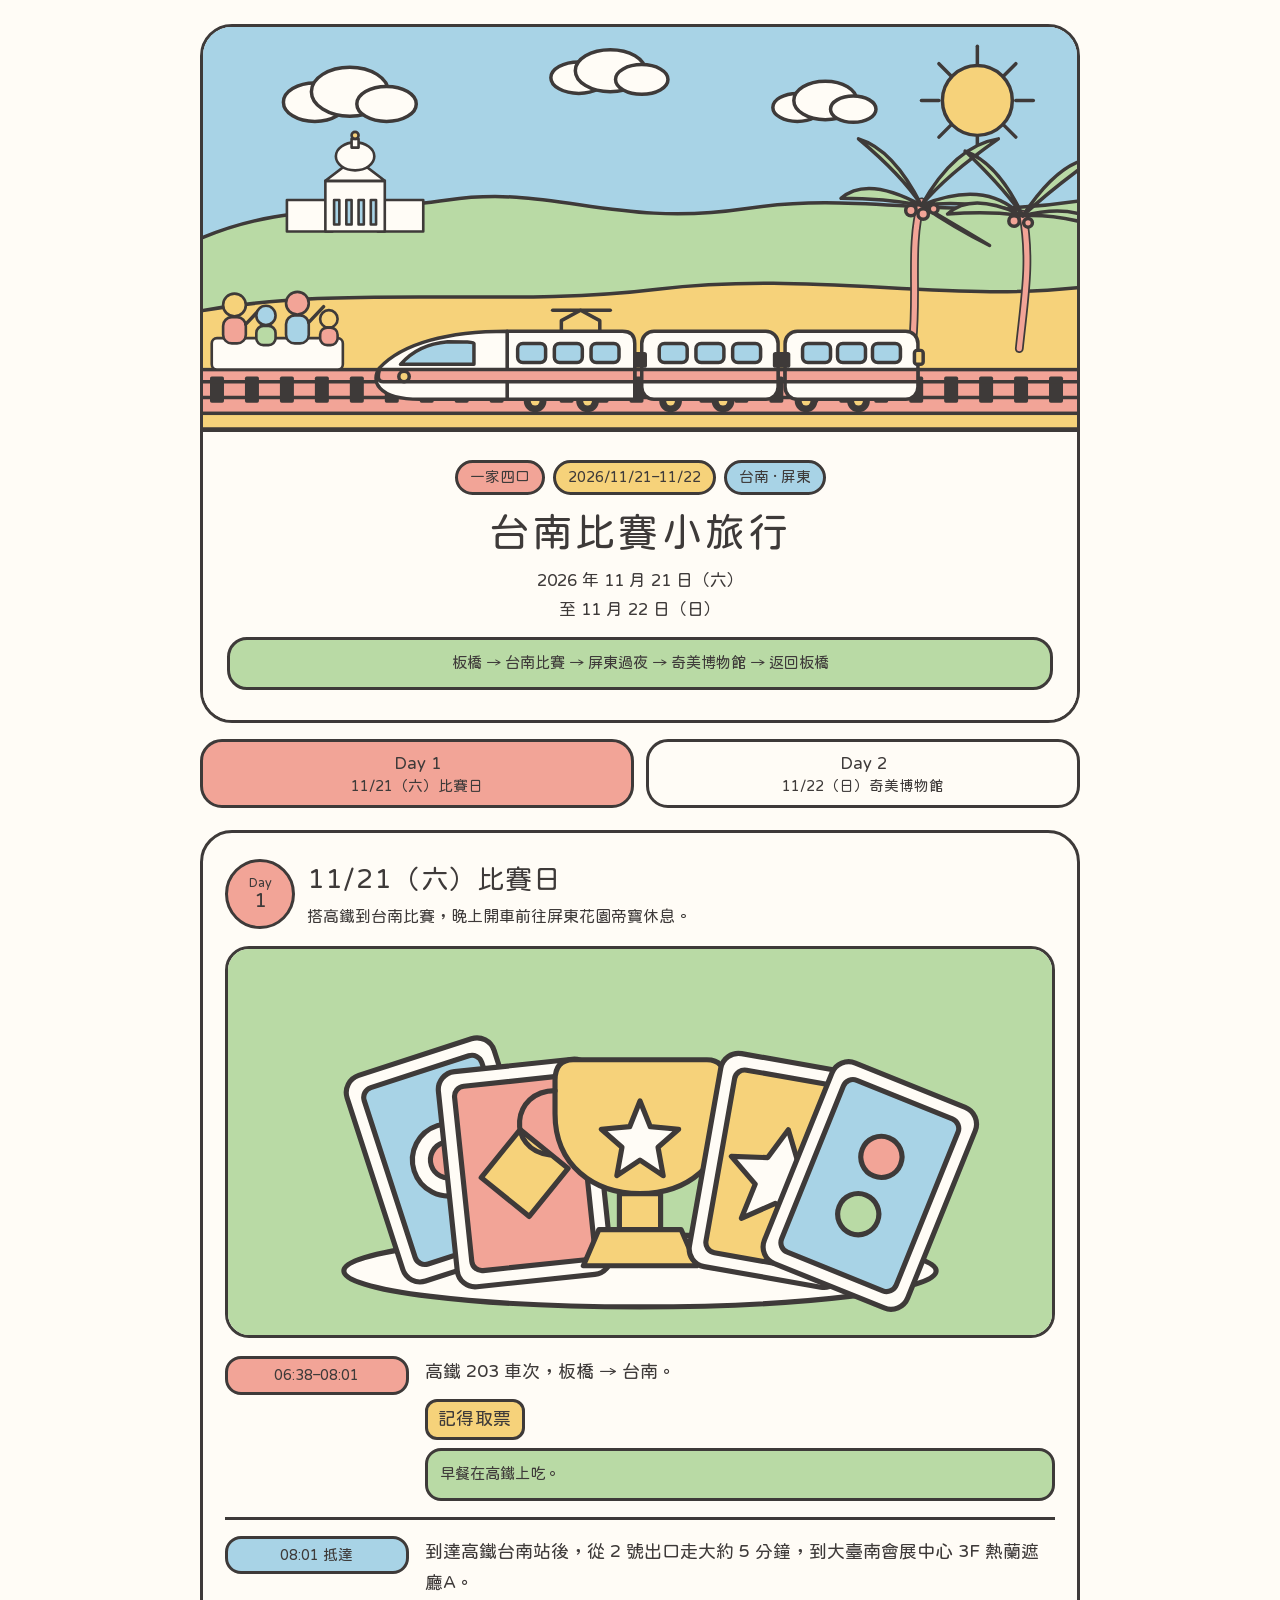
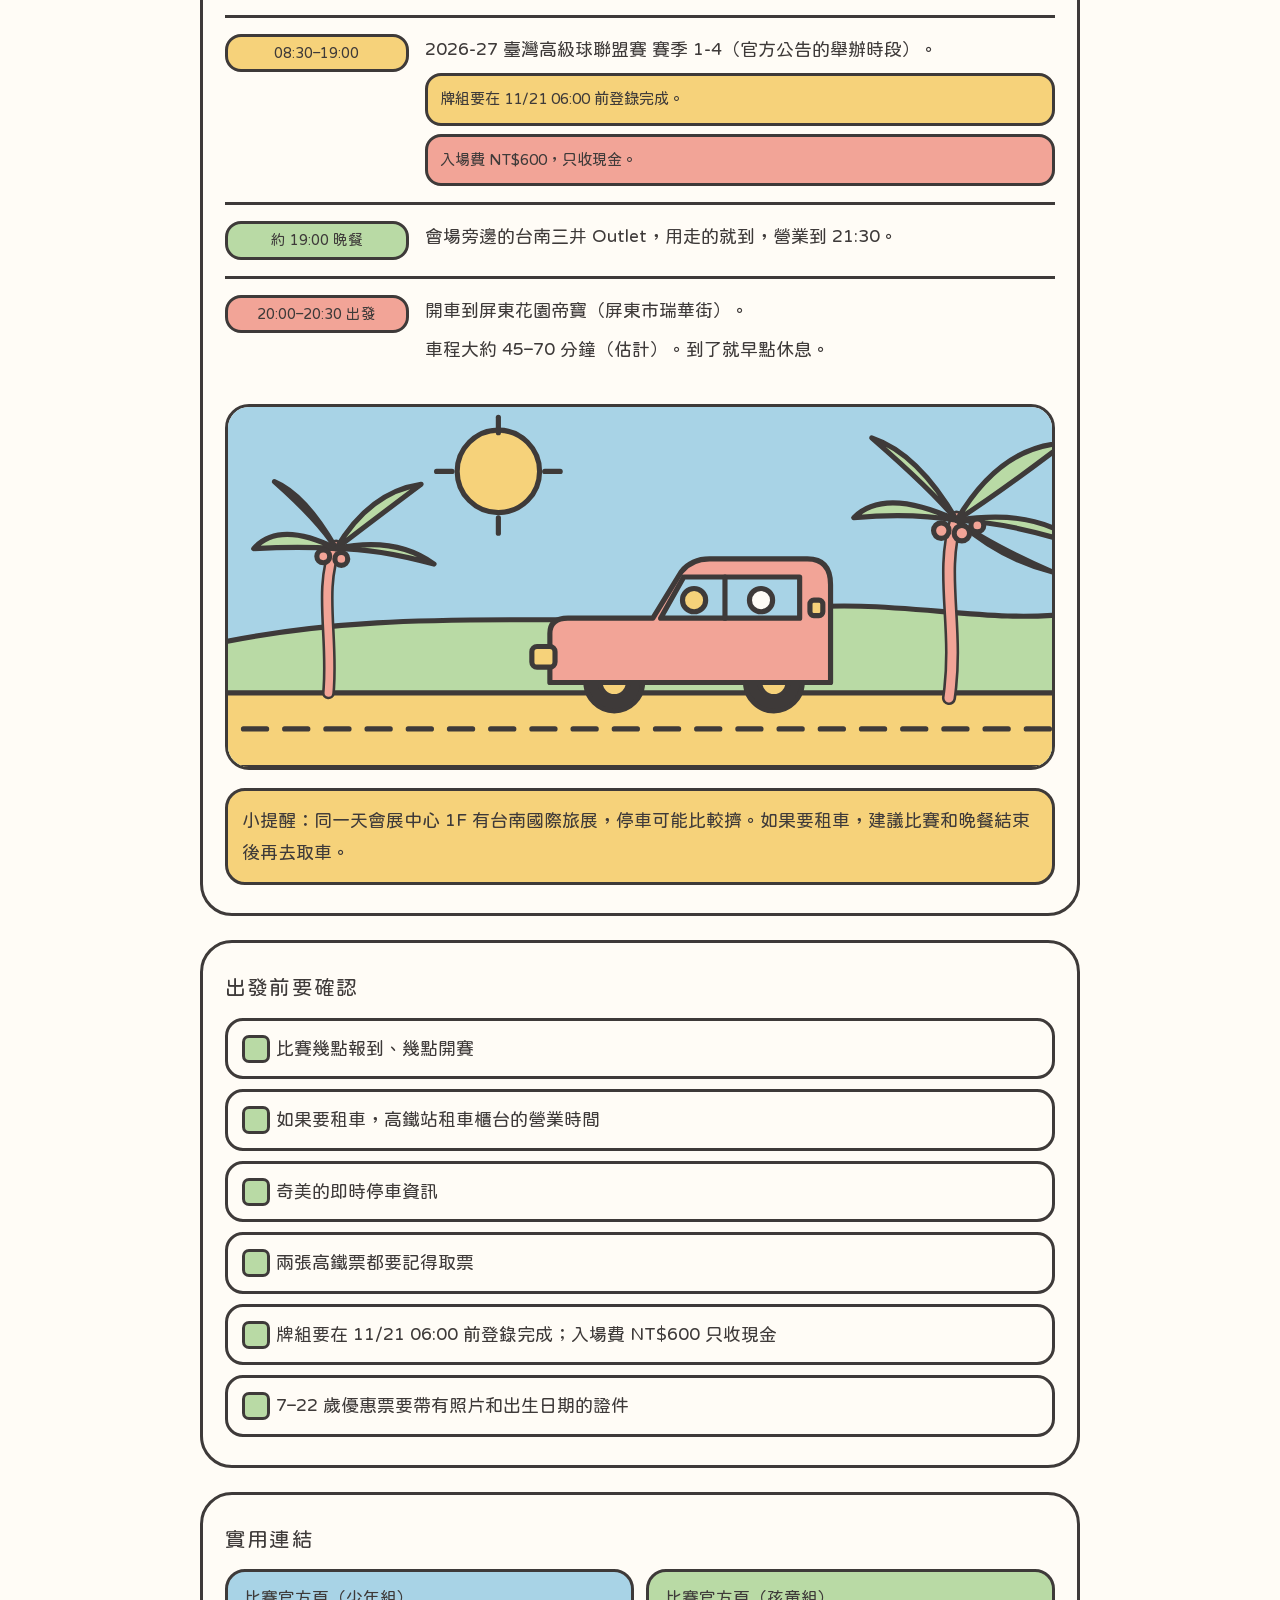
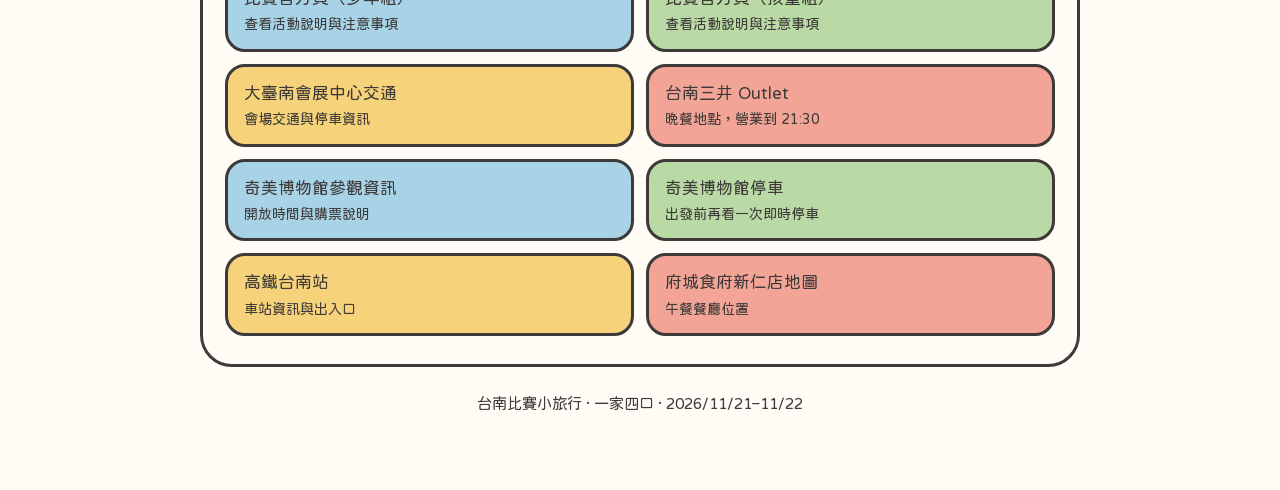
<file: trips/tainan/index.html>
<!DOCTYPE html>
<html lang="zh-Hant-TW">
<head>
  <meta charset="UTF-8">
  <meta name="viewport" content="width=device-width, initial-scale=1">
  <title>台南比賽小旅行 2026/11/21–11/22</title>
  <link rel="preconnect" href="https://fonts.googleapis.com">
  <link rel="preconnect" href="https://fonts.gstatic.com" crossorigin>
  <link href="https://fonts.googleapis.com/css2?family=Huninn&display=swap" rel="stylesheet">
  <style>
    :root {
      --washi: #FFFCF6;
      --ink: #3E3A39;
      --coral: #F2A497;
      --yellow: #F6D27A;
      --blue: #A8D3E6;
      --green: #B9DAA5;
    }

    * { box-sizing: border-box; margin: 0; padding: 0; }
    html { scroll-behavior: smooth; }

    body {
      font-family: "Huninn", "Noto Sans TC", sans-serif;
      background: var(--washi);
      color: var(--ink);
      line-height: 1.75;
      font-size: 17px;
    }

    a { color: var(--ink); }

    a:focus-visible,
    button:focus-visible {
      outline: 3px solid var(--ink);
      outline-offset: 3px;
    }

    .wrap {
      max-width: 920px;
      margin: 0 auto;
      padding: 12px 10px 56px;
    }

    .hero {
      border: 3px solid var(--ink);
      border-radius: 28px;
      overflow: hidden;
      background: var(--washi);
      margin-bottom: 16px;
    }

    .hero-art {
      display: block;
      width: 100%;
      background: var(--blue);
      overflow: hidden;
    }

    .hero-art svg,
    .illust svg {
      display: block;
      width: 100%;
      height: auto;
    }

    .hero-text {
      border-top: 3px solid var(--ink);
      background: var(--washi);
      padding: 20px 14px 22px;
      text-align: center;
    }

    .chips {
      display: flex;
      flex-wrap: wrap;
      gap: 8px;
      justify-content: center;
      margin-bottom: 12px;
    }

    .chip {
      display: inline-block;
      border: 3px solid var(--ink);
      border-radius: 999px;
      padding: 4px 12px;
      font-size: 0.92rem;
      line-height: 1.4;
    }

    .chip-coral { background: var(--coral); }
    .chip-yellow { background: var(--yellow); }
    .chip-blue { background: var(--blue); }
    .chip-green { background: var(--green); }

    h1 {
      font-size: 1.85rem;
      font-weight: 400;
      letter-spacing: 0.08em;
      line-height: 1.25;
    }

    .subtitle {
      margin-top: 8px;
      font-size: 1.05rem;
    }

    .route {
      margin: 14px auto 0;
      border: 3px solid var(--ink);
      border-radius: 20px;
      background: var(--green);
      padding: 10px 14px;
      font-size: 0.95rem;
    }

    /* Tabs: mobile-first, at least 44px tall */
    .tabs {
      display: grid;
      grid-template-columns: 1fr 1fr;
      gap: 8px;
      margin: 0 0 16px;
    }

    .tab {
      min-height: 48px;
      width: 100%;
      padding: 8px 8px;
      border: 3px solid var(--ink);
      border-radius: 20px;
      background: var(--washi);
      color: var(--ink);
      font-family: inherit;
      font-size: 1rem;
      line-height: 1.3;
      cursor: pointer;
      text-align: center;
    }

    .tab small {
      display: block;
      font-size: 0.82rem;
      margin-top: 2px;
    }

    .tab[aria-selected="true"] { background: var(--coral); }
    .tab[data-tab="day2"][aria-selected="true"] { background: var(--blue); }

    .section {
      border: 3px solid var(--ink);
      border-radius: 28px;
      padding: 20px 14px 22px;
      margin-bottom: 16px;
      background: var(--washi);
    }

    .panel[hidden] { display: none !important; }

    .panel.is-active {
      animation: bounce-in 0.55s ease;
    }

    @keyframes bounce-in {
      0% { opacity: 0; transform: translateY(18px) scale(0.96); }
      55% { opacity: 1; transform: translateY(-8px) scale(1.02); }
      100% { opacity: 1; transform: translateY(0) scale(1); }
    }

    @keyframes fade-in {
      from { opacity: 0; }
      to { opacity: 1; }
    }

    .day-head {
      display: flex;
      gap: 12px;
      align-items: flex-start;
      margin-bottom: 16px;
    }

    .day-badge {
      flex: 0 0 auto;
      width: 62px;
      height: 62px;
      border: 3px solid var(--ink);
      border-radius: 50%;
      display: flex;
      flex-direction: column;
      align-items: center;
      justify-content: center;
      line-height: 1.15;
      font-size: 0.8rem;
    }

    .day-badge strong {
      font-size: 1.3rem;
      font-weight: 400;
    }

    h2 {
      font-size: 1.35rem;
      font-weight: 400;
      letter-spacing: 0.04em;
      line-height: 1.35;
      margin-top: 2px;
    }

    .day-lead { margin-top: 4px; font-size: 1rem; }

    .illust {
      border: 3px solid var(--ink);
      border-radius: 24px;
      overflow: hidden;
      margin: 0 0 18px;
    }

    .item {
      display: grid;
      grid-template-columns: 1fr;
      gap: 8px;
      align-items: start;
      padding: 14px 0;
      border-top: 3px solid var(--ink);
    }

    .item:first-of-type { border-top: 0; padding-top: 0; }

    .time {
      display: inline-block;
      width: fit-content;
      max-width: 100%;
      background: var(--yellow);
      border: 3px solid var(--ink);
      border-radius: 16px;
      padding: 6px 10px;
      font-size: 0.92rem;
      line-height: 1.4;
      text-align: center;
    }

    .item.coral .time { background: var(--coral); }
    .item.blue .time { background: var(--blue); }
    .item.green .time { background: var(--green); }

    .body p + p { margin-top: 8px; }

    .code {
      display: inline-block;
      border: 3px solid var(--ink);
      border-radius: 12px;
      padding: 1px 10px 2px;
      background: var(--yellow);
      letter-spacing: 0.03em;
      margin: 4px 4px 0 0;
    }

    .hint {
      margin-top: 10px;
      border: 3px solid var(--ink);
      border-radius: 16px;
      padding: 10px 12px;
      background: var(--green);
      font-size: 0.95rem;
    }

    .hint.warn { background: var(--yellow); }
    .hint.coral { background: var(--coral); }

    .notice {
      margin-top: 8px;
      border: 3px solid var(--ink);
      border-radius: 20px;
      padding: 14px 14px;
      background: var(--yellow);
    }

    h3 {
      font-size: 1.3rem;
      font-weight: 400;
      letter-spacing: 0.06em;
      margin-bottom: 12px;
    }

    .checks {
      list-style: none;
      display: flex;
      flex-direction: column;
      gap: 10px;
    }

    .checks li {
      border: 3px solid var(--ink);
      border-radius: 18px;
      padding: 12px 14px 12px 48px;
      position: relative;
      background: var(--washi);
    }

    .checks li::before {
      content: "";
      position: absolute;
      left: 14px;
      top: 14px;
      width: 22px;
      height: 22px;
      border: 3px solid var(--ink);
      border-radius: 7px;
      background: var(--green);
    }

    .links {
      display: grid;
      grid-template-columns: 1fr;
      gap: 10px;
    }

    .link-card {
      display: block;
      text-decoration: none;
      border: 3px solid var(--ink);
      border-radius: 20px;
      padding: 14px 16px;
      background: var(--blue);
      line-height: 1.45;
    }

    .link-card:nth-child(4n+2) { background: var(--green); }
    .link-card:nth-child(4n+3) { background: var(--yellow); }
    .link-card:nth-child(4n+4) { background: var(--coral); }

    .link-card:hover,
    .tab:hover { background: var(--washi); }

    .tab[aria-selected="true"]:hover { background: var(--coral); }
    .tab[data-tab="day2"][aria-selected="true"]:hover { background: var(--blue); }

    .link-card strong {
      display: block;
      font-weight: 400;
      font-size: 1.05rem;
    }

    .link-card span {
      display: block;
      margin-top: 4px;
      font-size: 0.88rem;
    }

    footer {
      text-align: center;
      margin-top: 8px;
      font-size: 0.95rem;
    }

    /* looping illustration motions — kept gentle */
    .train-move {
      animation: chug 14s ease-in-out infinite alternate;
    }
    .cloud-float {
      animation: float-y 6s ease-in-out infinite;
    }
    .cloud-float.delay { animation-delay: -3s; }
    .tree-sway {
      animation: sway 4.5s ease-in-out infinite;
      transform-box: fill-box;
      transform-origin: center bottom;
    }
    .tree-sway.slow {
      animation-duration: 5.5s;
      animation-delay: -1.2s;
    }
    .wave-arm {
      animation: wave 1.8s ease-in-out infinite;
      transform-box: fill-box;
      transform-origin: left center;
    }
    .card-tilt {
      animation: tilt 5s ease-in-out infinite;
      transform-box: fill-box;
      transform-origin: center bottom;
    }
    .card-tilt.alt { animation-duration: 6s; animation-delay: -2s; }
    .trophy-float {
      animation: float-y 3.6s ease-in-out infinite;
      transform-box: fill-box;
      transform-origin: center bottom;
    }
    .car-bob {
      animation: car-hop 2.4s ease-in-out infinite;
    }
    .steam {
      animation: steam-up 2.8s ease-in-out infinite;
    }
    .steam.d2 { animation-delay: -0.9s; }
    .steam.d3 { animation-delay: -1.6s; }
    .droplet {
      animation: drip 2.2s ease-in infinite;
    }
    .droplet.d2 { animation-delay: -0.7s; }
    .droplet.d3 { animation-delay: -1.4s; }
    .droplet.d4 { animation-delay: -0.3s; }
    .jet {
      animation: jet 2s ease-in-out infinite;
      transform-box: fill-box;
      transform-origin: top center;
    }
    .jet.d2 { animation-delay: -1s; }

    @keyframes chug {
      from { transform: translateX(-24px); }
      to { transform: translateX(80px); }
    }
    @keyframes float-y {
      0%, 100% { transform: translateY(0); }
      50% { transform: translateY(-8px); }
    }
    @keyframes sway {
      0%, 100% { transform: rotate(-2.2deg); }
      50% { transform: rotate(2.6deg); }
    }
    @keyframes wave {
      0%, 100% { transform: rotate(0deg); }
      50% { transform: rotate(-22deg); }
    }
    @keyframes tilt {
      0%, 100% { transform: rotate(-2deg); }
      50% { transform: rotate(2deg); }
    }
    @keyframes car-hop {
      0%, 100% { transform: translate(0, 0); }
      50% { transform: translate(6px, -3px); }
    }
    @keyframes steam-up {
      0% { transform: translateY(0); opacity: 0; }
      30% { opacity: 1; }
      100% { transform: translateY(-14px); opacity: 0; }
    }
    @keyframes drip {
      0% { transform: translateY(0); opacity: 0.9; }
      75% { opacity: 0.9; }
      100% { transform: translateY(20px); opacity: 0; }
    }
    @keyframes jet {
      0%, 100% { transform: scaleY(1); }
      50% { transform: scaleY(0.86); }
    }

    @media (prefers-reduced-motion: reduce) {
      html { scroll-behavior: auto; }
      .train-move,
      .cloud-float,
      .tree-sway,
      .wave-arm,
      .card-tilt,
      .trophy-float,
      .car-bob,
      .steam,
      .droplet,
      .jet {
        animation: none !important;
      }
      .panel.is-active {
        animation: fade-in 0.15s ease !important;
      }
    }

    @media (min-width: 640px) {
      body { font-size: 18px; }
      .wrap { padding: 24px 20px 72px; }
      .hero,
      .section { border-radius: 32px; }
      .hero-text { padding: 28px 24px 30px; }
      h1 { font-size: 2.5rem; }
      h2 { font-size: 1.7rem; }
      .section { padding: 26px 22px 28px; margin-bottom: 24px; }
      .tabs { gap: 12px; margin-bottom: 22px; }
      .tab {
        min-height: 56px;
        padding: 10px 16px;
        font-size: 1.05rem;
        border-radius: 22px;
      }
      .tab small { font-size: 0.92rem; }
      .day-badge { width: 70px; height: 70px; }
      .item {
        grid-template-columns: 10.2em 1fr;
        gap: 8px 16px;
        padding: 16px 0;
      }
      .time { width: 100%; }
      .links { grid-template-columns: 1fr 1fr; gap: 12px; }
    }
  </style>
</head>
<body>
  <div class="wrap">
    <header class="hero">
      <div class="hero-art">
        <svg viewBox="0 0 1000 460" xmlns="http://www.w3.org/2000/svg" role="img" aria-label="繪本風主視覺：陽光下山丘與椰子樹間，台灣高鐵列車從月台旁緩緩通過，遠方有白色圓頂建築，月台上有一家四口在揮手。">
          <rect width="1000" height="460" fill="#A8D3E6"/>
          <g stroke="#3E3A39" stroke-width="4" stroke-linecap="round">
            <line x1="886" y1="22" x2="886" y2="42"/>
            <line x1="886" y1="126" x2="886" y2="146"/>
            <line x1="822" y1="84" x2="842" y2="84"/>
            <line x1="930" y1="84" x2="950" y2="84"/>
            <line x1="842" y1="42" x2="856" y2="56"/>
            <line x1="916" y1="112" x2="930" y2="126"/>
            <line x1="842" y1="126" x2="856" y2="112"/>
            <line x1="916" y1="56" x2="930" y2="42"/>
          </g>
          <circle cx="886" cy="84" r="40" fill="#F6D27A" stroke="#3E3A39" stroke-width="4"/>

          <g class="cloud-float" fill="#FFFCF6" stroke="#3E3A39" stroke-width="4" stroke-linejoin="round">
            <ellipse cx="128" cy="86" rx="36" ry="22"/>
            <ellipse cx="168" cy="74" rx="44" ry="28"/>
            <ellipse cx="210" cy="88" rx="34" ry="20"/>
          </g>
          <g class="cloud-float delay" fill="#FFFCF6" stroke="#3E3A39" stroke-width="4" stroke-linejoin="round">
            <ellipse cx="430" cy="58" rx="32" ry="18"/>
            <ellipse cx="466" cy="50" rx="40" ry="24"/>
            <ellipse cx="502" cy="60" rx="30" ry="17"/>
          </g>
          <g class="cloud-float" fill="#FFFCF6" stroke="#3E3A39" stroke-width="4" stroke-linejoin="round" style="animation-delay:-4.5s">
            <ellipse cx="680" cy="92" rx="28" ry="16"/>
            <ellipse cx="712" cy="84" rx="36" ry="22"/>
            <ellipse cx="744" cy="94" rx="26" ry="15"/>
          </g>

          <path d="M-20 250 C 80 200, 170 214, 280 198 C 400 180, 470 230, 620 208 C 760 186, 850 226, 1020 196 L 1020 460 L -20 460 Z" fill="#B9DAA5" stroke="#3E3A39" stroke-width="4" stroke-linejoin="round"/>

          <g stroke="#3E3A39" stroke-width="3" stroke-linejoin="round" stroke-linecap="round">
            <rect x="96" y="198" width="52" height="36" fill="#FFFCF6"/>
            <rect x="200" y="198" width="52" height="36" fill="#FFFCF6"/>
            <rect x="140" y="176" width="68" height="58" fill="#FFFCF6"/>
            <polygon points="140,176 174,150 208,176" fill="#FFFCF6"/>
            <ellipse cx="174" cy="148" rx="22" ry="16" fill="#FFFCF6"/>
            <rect x="170" y="128" width="8" height="10" fill="#FFFCF6"/>
            <circle cx="174" cy="124" r="4" fill="#F6D27A"/>
            <rect x="150" y="198" width="6" height="28" fill="#A8D3E6"/>
            <rect x="164" y="198" width="6" height="28" fill="#A8D3E6"/>
            <rect x="178" y="198" width="6" height="28" fill="#A8D3E6"/>
            <rect x="192" y="198" width="6" height="28" fill="#A8D3E6"/>
          </g>

          <path d="M-20 328 C 160 292, 340 322, 520 300 C 700 278, 860 318, 1020 296 L 1020 460 L -20 460 Z" fill="#F6D27A" stroke="#3E3A39" stroke-width="4" stroke-linejoin="round"/>

          <g class="tree-sway" stroke="#3E3A39" stroke-width="4" stroke-linecap="round" stroke-linejoin="round">
            <path d="M812 360 C 818 300, 808 250, 822 200" fill="none" stroke="#3E3A39" stroke-width="10"/>
            <path d="M812 360 C 818 300, 808 250, 822 200" fill="none" stroke="#F2A497" stroke-width="6"/>
            <path d="M822 204 Q 760 170 730 196 Q 780 196 822 204 Z" fill="#B9DAA5"/>
            <path d="M822 204 Q 790 140 750 128 Q 800 170 822 204 Z" fill="#B9DAA5"/>
            <path d="M822 204 Q 860 136 910 128 Q 850 170 822 204 Z" fill="#B9DAA5"/>
            <path d="M822 204 Q 890 176 930 210 Q 870 198 822 204 Z" fill="#B9DAA5"/>
            <path d="M822 204 Q 860 230 900 250 Q 850 220 822 204 Z" fill="#B9DAA5"/>
            <circle cx="810" cy="210" r="6" fill="#F2A497"/>
            <circle cx="824" cy="214" r="6" fill="#F2A497"/>
            <circle cx="836" cy="208" r="5" fill="#F2A497"/>
          </g>
          <g class="tree-sway slow" stroke="#3E3A39" stroke-width="4" stroke-linecap="round" stroke-linejoin="round">
            <path d="M934 368 C 940 310, 948 268, 938 214" fill="none" stroke="#3E3A39" stroke-width="10"/>
            <path d="M934 368 C 940 310, 948 268, 938 214" fill="none" stroke="#F2A497" stroke-width="6"/>
            <path d="M938 216 Q 880 188 852 214 Q 900 210 938 216 Z" fill="#B9DAA5"/>
            <path d="M938 216 Q 910 156 872 142 Q 916 184 938 216 Z" fill="#B9DAA5"/>
            <path d="M938 216 Q 980 152 1020 150 Q 970 186 938 216 Z" fill="#B9DAA5"/>
            <path d="M938 216 Q 1000 200 1030 230 Q 980 214 938 216 Z" fill="#B9DAA5"/>
            <circle cx="928" cy="222" r="6" fill="#F2A497"/>
            <circle cx="944" cy="224" r="5" fill="#F2A497"/>
          </g>

          <rect x="-20" y="392" width="1040" height="50" fill="#F2A497" stroke="#3E3A39" stroke-width="4"/>
          <g fill="#3E3A39">
            <rect x="8" y="400" width="16" height="30" rx="2"/>
            <rect x="48" y="400" width="16" height="30" rx="2"/>
            <rect x="88" y="400" width="16" height="30" rx="2"/>
            <rect x="128" y="400" width="16" height="30" rx="2"/>
            <rect x="168" y="400" width="16" height="30" rx="2"/>
            <rect x="208" y="400" width="16" height="30" rx="2"/>
            <rect x="248" y="400" width="16" height="30" rx="2"/>
            <rect x="288" y="400" width="16" height="30" rx="2"/>
            <rect x="328" y="400" width="16" height="30" rx="2"/>
            <rect x="368" y="400" width="16" height="30" rx="2"/>
            <rect x="408" y="400" width="16" height="30" rx="2"/>
            <rect x="448" y="400" width="16" height="30" rx="2"/>
            <rect x="488" y="400" width="16" height="30" rx="2"/>
            <rect x="528" y="400" width="16" height="30" rx="2"/>
            <rect x="568" y="400" width="16" height="30" rx="2"/>
            <rect x="608" y="400" width="16" height="30" rx="2"/>
            <rect x="648" y="400" width="16" height="30" rx="2"/>
            <rect x="688" y="400" width="16" height="30" rx="2"/>
            <rect x="728" y="400" width="16" height="30" rx="2"/>
            <rect x="768" y="400" width="16" height="30" rx="2"/>
            <rect x="808" y="400" width="16" height="30" rx="2"/>
            <rect x="848" y="400" width="16" height="30" rx="2"/>
            <rect x="888" y="400" width="16" height="30" rx="2"/>
            <rect x="928" y="400" width="16" height="30" rx="2"/>
            <rect x="968" y="400" width="16" height="30" rx="2"/>
          </g>
          <line x1="-20" y1="406" x2="1020" y2="406" stroke="#3E3A39" stroke-width="4"/>
          <line x1="-20" y1="424" x2="1020" y2="424" stroke="#3E3A39" stroke-width="4"/>

          <g stroke="#3E3A39" stroke-width="3" stroke-linejoin="round" stroke-linecap="round">
            <rect x="10" y="356" width="150" height="36" rx="6" fill="#FFFCF6"/>
            <circle cx="36" cy="318" r="13" fill="#F6D27A"/>
            <rect x="23" y="332" width="26" height="30" rx="10" fill="#F2A497"/>
            <path class="wave-arm" d="M49 340 L66 322" fill="none" stroke-width="4"/>
            <circle cx="72" cy="330" r="11" fill="#A8D3E6"/>
            <rect x="61" y="342" width="22" height="22" rx="8" fill="#B9DAA5"/>
            <circle cx="108" cy="316" r="13" fill="#F2A497"/>
            <rect x="95" y="330" width="26" height="32" rx="10" fill="#A8D3E6"/>
            <path class="wave-arm" d="M121 338 L138 320" fill="none" stroke-width="4" style="animation-delay:-0.6s"/>
            <circle cx="144" cy="334" r="10" fill="#F6D27A"/>
            <rect x="134" y="344" width="20" height="20" rx="8" fill="#F2A497"/>
          </g>

          <g class="train-move"><g transform="translate(80,0)" stroke="#3E3A39" stroke-width="4" stroke-linejoin="round" stroke-linecap="round">
            <circle cx="300" cy="428" r="11" fill="#3E3A39"/>
            <circle cx="360" cy="428" r="11" fill="#3E3A39"/>
            <circle cx="455" cy="428" r="11" fill="#3E3A39"/>
            <circle cx="515" cy="428" r="11" fill="#3E3A39"/>
            <circle cx="610" cy="428" r="11" fill="#3E3A39"/>
            <circle cx="670" cy="428" r="11" fill="#3E3A39"/>
            <circle cx="300" cy="428" r="5" fill="#F6D27A" stroke="none"/>
            <circle cx="360" cy="428" r="5" fill="#F6D27A" stroke="none"/>
            <circle cx="455" cy="428" r="5" fill="#F6D27A" stroke="none"/>
            <circle cx="515" cy="428" r="5" fill="#F6D27A" stroke="none"/>
            <circle cx="610" cy="428" r="5" fill="#F6D27A" stroke="none"/>
            <circle cx="670" cy="428" r="5" fill="#F6D27A" stroke="none"/>
            <rect x="586" y="348" width="152" height="78" rx="14" fill="#FFFCF6"/>
            <rect x="586" y="392" width="152" height="14" fill="#F2A497"/>
            <rect x="606" y="362" width="32" height="22" rx="6" fill="#A8D3E6"/>
            <rect x="646" y="362" width="32" height="22" rx="6" fill="#A8D3E6"/>
            <rect x="686" y="362" width="32" height="22" rx="6" fill="#A8D3E6"/>
            <rect x="734" y="370" width="10" height="16" rx="3" fill="#F6D27A"/>
            <rect x="422" y="348" width="156" height="78" rx="14" fill="#FFFCF6"/>
            <rect x="422" y="392" width="156" height="14" fill="#F2A497"/>
            <rect x="442" y="362" width="32" height="22" rx="6" fill="#A8D3E6"/>
            <rect x="484" y="362" width="32" height="22" rx="6" fill="#A8D3E6"/>
            <rect x="526" y="362" width="32" height="22" rx="6" fill="#A8D3E6"/>
            <rect x="572" y="372" width="20" height="18" rx="3" fill="#3E3A39" stroke="none"/>
            <rect x="406" y="372" width="22" height="18" rx="3" fill="#3E3A39" stroke="none"/>
            <path d="M268 348 L400 348 Q414 348 414 362 L414 426 L268 426 Z" fill="#FFFCF6"/>
            <path d="M268 348 C 200 348, 148 362, 122 390 C 112 404, 118 426, 168 426 L268 426 Z" fill="#FFFCF6"/>
            <path d="M122 392 L414 392 L414 406 L126 406 Q118 406 122 392 Z" fill="#F2A497"/>
            <rect x="280" y="362" width="32" height="22" rx="6" fill="#A8D3E6"/>
            <rect x="322" y="362" width="32" height="22" rx="6" fill="#A8D3E6"/>
            <rect x="364" y="362" width="32" height="22" rx="6" fill="#A8D3E6"/>
            <path d="M200 360 C 176 362, 158 372, 146 386 L 196 386 L 230 386 L 230 362 Q 230 360 200 360 Z" fill="#A8D3E6"/>
            <circle cx="150" cy="400" r="6" fill="#F6D27A"/>
            <path d="M330 348 L330 336 L352 324 L374 336 L374 348" fill="none"/>
            <line x1="320" y1="324" x2="386" y2="324"/>
          </g></g>
        </svg>
      </div>
      <div class="hero-text">
        <div class="chips">
          <span class="chip chip-coral">一家四口</span>
          <span class="chip chip-yellow">2026/11/21–11/22</span>
          <span class="chip chip-blue">台南 · 屏東</span>
        </div>
        <h1>台南比賽小旅行</h1>
        <p class="subtitle">2026 年 11 月 21 日（六）<br>至 11 月 22 日（日）</p>
        <p class="route">板橋 → 台南比賽 → 屏東過夜 → 奇美博物館 → 返回板橋</p>
      </div>
    </header>

    <div class="tabs" role="tablist" aria-label="行程日期">
      <button class="tab" id="tab-day1" role="tab" aria-selected="true" aria-controls="panel-day1" data-tab="day1" type="button">
        Day 1
        <small>11/21（六）比賽日</small>
      </button>
      <button class="tab" id="tab-day2" role="tab" aria-selected="false" aria-controls="panel-day2" data-tab="day2" tabindex="-1" type="button">
        Day 2
        <small>11/22（日）奇美博物館</small>
      </button>
    </div>

    <section class="section panel is-active" id="panel-day1" role="tabpanel" aria-labelledby="tab-day1">
      <div class="day-head">
        <div class="day-badge chip-coral" aria-hidden="true"><span>Day</span><strong>1</strong></div>
        <div>
          <h2>11/21（六）比賽日</h2>
          <p class="day-lead">搭高鐵到台南比賽，晚上開車前往屏東花園帝寶休息。</p>
        </div>
      </div>

      <div class="illust">
        <svg viewBox="0 0 640 300" xmlns="http://www.w3.org/2000/svg" role="img" aria-label="比賽插圖：黃色獎盃和幾張幾何圖案卡牌放在桌上，沒有使用任何官方角色或商標。">
          <rect width="640" height="300" fill="#B9DAA5"/>
          <ellipse cx="320" cy="250" rx="230" ry="28" fill="#FFFCF6" stroke="#3E3A39" stroke-width="4"/>
          <g class="card-tilt">
            <g stroke="#3E3A39" stroke-width="4" stroke-linejoin="round" transform="rotate(-18 170 160)">
              <rect x="110" y="80" width="120" height="168" rx="14" fill="#FFFCF6"/>
              <rect x="122" y="92" width="96" height="144" rx="8" fill="#A8D3E6"/>
              <circle cx="170" cy="164" r="28" fill="#FFFCF6"/>
              <circle cx="170" cy="164" r="14" fill="#F2A497"/>
            </g>
          </g>
          <g class="card-tilt alt">
            <g stroke="#3E3A39" stroke-width="4" stroke-linejoin="round" transform="rotate(-6 230 170)">
              <rect x="170" y="90" width="120" height="168" rx="14" fill="#FFFCF6"/>
              <rect x="182" y="102" width="96" height="144" rx="8" fill="#F2A497"/>
              <rect x="206" y="150" width="48" height="48" transform="rotate(45 230 174)" fill="#F6D27A"/>
            </g>
          </g>
          <g class="trophy-float" stroke="#3E3A39" stroke-width="4" stroke-linejoin="round" stroke-linecap="round">
            <path d="M268 86 L372 86 Q386 86 386 102 L386 128 C386 168 356 190 320 190 C284 190 254 168 254 128 L254 102 Q254 86 268 86 Z" fill="#F6D27A"/>
            <path d="M254 110 C 220 110, 216 156, 250 160" fill="none"/>
            <path d="M386 110 C 420 110, 424 156, 390 160" fill="none"/>
            <rect x="304" y="190" width="32" height="28" fill="#F6D27A"/>
            <path d="M276 246 L364 246 L352 218 L288 218 Z" fill="#F6D27A"/>
            <polygon points="320,118 328,138 350,140 334,154 338,176 320,164 302,176 306,154 290,140 312,138" fill="#FFFCF6"/>
          </g>
          <g class="card-tilt" style="animation-delay:-1s">
            <g stroke="#3E3A39" stroke-width="4" stroke-linejoin="round" transform="rotate(10 430 170)">
              <rect x="370" y="88" width="120" height="168" rx="14" fill="#FFFCF6"/>
              <rect x="382" y="100" width="96" height="144" rx="8" fill="#F6D27A"/>
              <polygon points="430,140 442,164 470,168 448,186 454,214 430,198 406,214 412,186 390,168 418,164" fill="#FFFCF6"/>
            </g>
          </g>
          <g class="card-tilt alt" style="animation-delay:-2.5s">
            <g stroke="#3E3A39" stroke-width="4" stroke-linejoin="round" transform="rotate(22 500 180)">
              <rect x="440" y="100" width="120" height="168" rx="14" fill="#FFFCF6"/>
              <rect x="452" y="112" width="96" height="144" rx="8" fill="#A8D3E6"/>
              <circle cx="500" cy="160" r="16" fill="#F2A497"/>
              <circle cx="500" cy="208" r="16" fill="#B9DAA5"/>
            </g>
          </g>
        </svg>
      </div>

      <div class="timeline">
        <article class="item coral">
          <div class="time">06:38–08:01</div>
          <div class="body">
            <p>高鐵 203 車次，板橋 → 台南。</p>
            <p><span class="code">記得取票</span></p>
            <p class="hint">早餐在高鐵上吃。</p>
          </div>
        </article>
        <article class="item blue">
          <div class="time">08:01 抵達</div>
          <div class="body">
            <p>到達高鐵台南站後，從 2 號出口走大約 5 分鐘，到大臺南會展中心 3F 熱蘭遮廳A。</p>
          </div>
        </article>
        <article class="item">
          <div class="time">08:30–19:00</div>
          <div class="body">
            <p>2026-27 臺灣高級球聯盟賽 賽季 1-4（官方公告的舉辦時段）。</p>
            <p class="hint warn">牌組要在 11/21 06:00 前登錄完成。</p>
            <p class="hint coral">入場費 NT$600，只收現金。</p>
          </div>
        </article>
        <article class="item green">
          <div class="time">約 19:00 晚餐</div>
          <div class="body">
            <p>會場旁邊的台南三井 Outlet，用走的就到，營業到 21:30。</p>
          </div>
        </article>
        <article class="item coral">
          <div class="time">20:00–20:30 出發</div>
          <div class="body">
            <p>開車到屏東花園帝寶（屏東市瑞華街）。</p>
            <p>車程大約 45–70 分鐘（估計）。到了就早點休息。</p>
          </div>
        </article>
      </div>

      <div class="illust" style="margin-top:22px;margin-bottom:18px;">
        <svg viewBox="0 0 640 280" xmlns="http://www.w3.org/2000/svg" role="img" aria-label="傍晚開車前往屏東：陽光、椰子樹和一輛圓潤的小汽車在路上行駛。">
          <rect width="640" height="280" fill="#A8D3E6"/>
          <circle cx="210" cy="50" r="32" fill="#F6D27A" stroke="#3E3A39" stroke-width="4"/>
          <g stroke="#3E3A39" stroke-width="4" stroke-linecap="round">
            <line x1="210" y1="8" x2="210" y2="20"/>
            <line x1="210" y1="86" x2="210" y2="98"/>
            <line x1="162" y1="50" x2="174" y2="50"/>
            <line x1="246" y1="50" x2="258" y2="50"/>
          </g>
          <path d="M-20 186 C 140 150, 280 176, 420 158 C 520 146, 580 170, 660 160 L 660 280 L -20 280 Z" fill="#B9DAA5" stroke="#3E3A39" stroke-width="4" stroke-linejoin="round"/>
          <path d="M-20 222 L 660 222 L 660 280 L -20 280 Z" fill="#F6D27A" stroke="#3E3A39" stroke-width="4"/>
          <line x1="-20" y1="250" x2="660" y2="250" stroke="#3E3A39" stroke-width="4" stroke-dasharray="18 14" stroke-linecap="round"/>
          <g class="tree-sway" stroke="#3E3A39" stroke-width="4" stroke-linecap="round" stroke-linejoin="round">
            <path d="M78 222 C 82 180, 70 140, 84 108" fill="none" stroke-width="10"/>
            <path d="M78 222 C 82 180, 70 140, 84 108" fill="none" stroke="#F2A497" stroke-width="6"/>
            <path d="M84 110 Q 40 88 20 110 Q 56 108 84 110 Z" fill="#B9DAA5"/>
            <path d="M84 110 Q 60 68 36 58 Q 70 88 84 110 Z" fill="#B9DAA5"/>
            <path d="M84 110 Q 110 66 150 60 Q 110 90 84 110 Z" fill="#B9DAA5"/>
            <path d="M84 110 Q 130 100 160 122 Q 116 110 84 110 Z" fill="#B9DAA5"/>
            <circle cx="74" cy="116" r="5" fill="#F2A497"/>
            <circle cx="88" cy="118" r="5" fill="#F2A497"/>
          </g>
          <g class="tree-sway slow" stroke="#3E3A39" stroke-width="4" stroke-linecap="round" stroke-linejoin="round">
            <path d="M560 226 C 568 170, 552 130, 566 86" fill="none" stroke-width="11"/>
            <path d="M560 226 C 568 170, 552 130, 566 86" fill="none" stroke="#F2A497" stroke-width="7"/>
            <path d="M566 88 Q 510 62 486 86 Q 530 82 566 88 Z" fill="#B9DAA5"/>
            <path d="M566 88 Q 536 36 500 24 Q 546 64 566 88 Z" fill="#B9DAA5"/>
            <path d="M566 88 Q 600 30 650 28 Q 600 66 566 88 Z" fill="#B9DAA5"/>
            <path d="M566 88 Q 630 78 662 108 Q 610 90 566 88 Z" fill="#B9DAA5"/>
            <path d="M566 88 Q 600 118 640 128 Q 590 106 566 88 Z" fill="#B9DAA5"/>
            <circle cx="554" cy="96" r="6" fill="#F2A497"/>
            <circle cx="570" cy="98" r="6" fill="#F2A497"/>
            <circle cx="582" cy="92" r="5" fill="#F2A497"/>
          </g>
          <g class="car-bob" stroke="#3E3A39" stroke-width="4" stroke-linejoin="round" stroke-linecap="round">
            <circle cx="300" cy="214" r="22" fill="#3E3A39"/>
            <circle cx="424" cy="214" r="22" fill="#3E3A39"/>
            <circle cx="300" cy="214" r="11" fill="#F6D27A"/>
            <circle cx="424" cy="214" r="11" fill="#F6D27A"/>
            <path d="M250 214 L250 176 Q250 164 264 164 L330 164 L352 128 Q360 118 374 118 L450 118 Q468 118 468 138 L468 214 Z" fill="#F2A497"/>
            <path d="M336 164 L354 132 L444 132 L444 164 Z" fill="#A8D3E6"/>
            <line x1="386" y1="132" x2="386" y2="164"/>
            <rect x="236" y="186" width="18" height="16" rx="4" fill="#F6D27A"/>
            <rect x="452" y="150" width="10" height="12" rx="3" fill="#F6D27A"/>
            <circle cx="362" cy="150" r="9" fill="#F6D27A"/>
            <circle cx="414" cy="150" r="9" fill="#FFFCF6"/>
          </g>
        </svg>
      </div>
      <p class="notice">小提醒：同一天會展中心 1F 有台南國際旅展，停車可能比較擠。如果要租車，建議比賽和晚餐結束後再去取車。</p>
    </section>

    <section class="section panel" id="panel-day2" role="tabpanel" aria-labelledby="tab-day2" hidden>
      <div class="day-head">
        <div class="day-badge chip-blue" aria-hidden="true"><span>Day</span><strong>2</strong></div>
        <div>
          <h2>11/22（日）奇美博物館</h2>
          <p class="day-lead">從屏東出發，以奇美博物館為主，中午吃台南菜，再搭高鐵回家。</p>
        </div>
      </div>

      <div class="illust">
        <svg viewBox="0 0 640 360" xmlns="http://www.w3.org/2000/svg" role="img" aria-label="奇美博物館插圖：白色歐式宮殿建築、中央圓頂，前方是噴泉與阿波羅廣場。">
          <rect width="640" height="360" fill="#A8D3E6"/>
          <path d="M-20 210 L 660 210 L 660 360 L -20 360 Z" fill="#B9DAA5" stroke="#3E3A39" stroke-width="4"/>
          <ellipse cx="320" cy="300" rx="210" ry="44" fill="#FFFCF6" stroke="#3E3A39" stroke-width="4"/>
          <g stroke="#3E3A39" stroke-width="4" stroke-linejoin="round" stroke-linecap="round">
            <g class="tree-sway">
              <circle cx="46" cy="200" r="28" fill="#B9DAA5"/>
              <rect x="40" y="220" width="12" height="36" fill="#F2A497"/>
            </g>
            <g class="tree-sway slow">
              <circle cx="594" cy="200" r="28" fill="#B9DAA5"/>
              <rect x="588" y="220" width="12" height="36" fill="#F2A497"/>
            </g>
            <rect x="46" y="168" width="150" height="78" fill="#FFFCF6"/>
            <rect x="46" y="156" width="150" height="16" fill="#FFFCF6"/>
            <rect x="62" y="180" width="22" height="28" rx="3" fill="#A8D3E6"/>
            <rect x="94" y="180" width="22" height="28" rx="3" fill="#A8D3E6"/>
            <rect x="126" y="180" width="22" height="28" rx="3" fill="#A8D3E6"/>
            <rect x="158" y="180" width="22" height="28" rx="3" fill="#A8D3E6"/>
            <rect x="70" y="216" width="14" height="30" fill="#F6D27A"/>
            <rect x="158" y="216" width="14" height="30" fill="#F6D27A"/>
            <rect x="444" y="168" width="150" height="78" fill="#FFFCF6"/>
            <rect x="444" y="156" width="150" height="16" fill="#FFFCF6"/>
            <rect x="460" y="180" width="22" height="28" rx="3" fill="#A8D3E6"/>
            <rect x="492" y="180" width="22" height="28" rx="3" fill="#A8D3E6"/>
            <rect x="524" y="180" width="22" height="28" rx="3" fill="#A8D3E6"/>
            <rect x="556" y="180" width="22" height="28" rx="3" fill="#A8D3E6"/>
            <rect x="468" y="216" width="14" height="30" fill="#F6D27A"/>
            <rect x="556" y="216" width="14" height="30" fill="#F6D27A"/>
            <rect x="196" y="126" width="248" height="120" fill="#FFFCF6"/>
            <polygon points="196,126 320,78 444,126" fill="#FFFCF6"/>
            <ellipse cx="320" cy="78" rx="52" ry="36" fill="#FFFCF6"/>
            <rect x="312" y="36" width="16" height="16" fill="#FFFCF6"/>
            <circle cx="320" cy="30" r="8" fill="#F6D27A"/>
            <rect x="220" y="150" width="16" height="80" fill="#A8D3E6"/>
            <rect x="252" y="150" width="16" height="80" fill="#A8D3E6"/>
            <rect x="284" y="150" width="16" height="80" fill="#A8D3E6"/>
            <rect x="340" y="150" width="16" height="80" fill="#A8D3E6"/>
            <rect x="372" y="150" width="16" height="80" fill="#A8D3E6"/>
            <rect x="404" y="150" width="16" height="80" fill="#A8D3E6"/>
            <rect x="214" y="142" width="212" height="10" fill="#FFFCF6"/>
            <path d="M300 196 Q300 176 320 176 Q340 176 340 196 L340 230 L300 230 Z" fill="#F2A497"/>
            <rect x="250" y="246" width="140" height="12" fill="#FFFCF6"/>
            <rect x="236" y="258" width="168" height="12" fill="#FFFCF6"/>
          </g>
          <g stroke="#3E3A39" stroke-width="3.5" stroke-linejoin="round" stroke-linecap="round">
            <ellipse cx="320" cy="318" rx="86" ry="22" fill="#A8D3E6"/>
            <ellipse cx="320" cy="316" rx="60" ry="14" fill="#FFFCF6"/>
            <ellipse cx="286" cy="300" rx="22" ry="10" fill="#F6D27A"/>
            <circle cx="268" cy="294" r="7" fill="#F6D27A"/>
            <ellipse cx="354" cy="300" rx="22" ry="10" fill="#F6D27A"/>
            <circle cx="372" cy="294" r="7" fill="#F6D27A"/>
            <rect x="308" y="292" width="24" height="18" fill="#FFFCF6"/>
            <rect x="312" y="268" width="16" height="24" fill="#F2A497"/>
            <circle cx="320" cy="260" r="8" fill="#F2A497"/>
            <path d="M320 268 L338 252" fill="none" stroke-width="3.5"/>
            <path class="jet" d="M320 254 Q 280 230 250 262" fill="none" stroke="#A8D3E6" stroke-width="5"/>
            <path class="jet" d="M320 254 Q 280 230 250 262" fill="none" stroke="#3E3A39" stroke-width="2"/>
            <path class="jet d2" d="M320 254 Q 360 230 390 262" fill="none" stroke="#A8D3E6" stroke-width="5"/>
            <path class="jet d2" d="M320 254 Q 360 230 390 262" fill="none" stroke="#3E3A39" stroke-width="2"/>
            <path class="jet" d="M320 254 Q 300 220 292 268" fill="none" stroke="#A8D3E6" stroke-width="5" style="animation-delay:-0.5s"/>
            <path class="jet" d="M320 254 Q 300 220 292 268" fill="none" stroke="#3E3A39" stroke-width="2" style="animation-delay:-0.5s"/>
            <path class="jet d2" d="M320 254 Q 340 220 348 268" fill="none" stroke="#A8D3E6" stroke-width="5"/>
            <path class="jet d2" d="M320 254 Q 340 220 348 268" fill="none" stroke="#3E3A39" stroke-width="2"/>
            <circle class="droplet" cx="268" cy="248" r="4" fill="#A8D3E6" stroke="#3E3A39" stroke-width="2"/>
            <circle class="droplet d2" cx="372" cy="246" r="4" fill="#A8D3E6" stroke="#3E3A39" stroke-width="2"/>
            <circle class="droplet d3" cx="304" cy="236" r="3.5" fill="#A8D3E6" stroke="#3E3A39" stroke-width="2"/>
            <circle class="droplet d4" cx="336" cy="238" r="3.5" fill="#A8D3E6" stroke="#3E3A39" stroke-width="2"/>
          </g>
        </svg>
      </div>

      <div class="timeline">
        <article class="item coral">
          <div class="time">08:00 出發</div>
          <div class="body">
            <p>從屏東出發，開車到奇美博物館大約 1 小時（估計）。</p>
          </div>
        </article>
        <article class="item blue">
          <div class="time">09:30 開館</div>
          <div class="body">
            <p>奇美博物館開館，常設展慢慢逛。</p>
            <p>常設展 09:30–17:30，最後入場 17:00。</p>
            <p class="hint warn">7–22 歲的優惠票，要帶有照片和出生日期的證件。</p>
            <p>法老特展的最後入場是 16:30。</p>
          </div>
        </article>
        <article class="item">
          <div class="time">中午用餐</div>
          <div class="body">
            <p>到仁德府城食府新仁店吃午餐，吃正宗台南菜。</p>
            <p>週日 11:00–14:00 營業。</p>
            <p class="hint">建議先打電話問問看能不能訂位。<br><span class="code">06-288-1001</span></p>
          </div>
        </article>
        <article class="item green">
          <div class="time">下午散步</div>
          <div class="body">
            <p>去戶外園區散步拍照。戶外園區免費，09:00–18:30 開放。</p>
            <p>也可以去附近的奇美食品幸福工廠吃點心（週日營業到 17:00）。</p>
          </div>
        </article>
        <article class="item coral">
          <div class="time">15:30 離開</div>
          <div class="body">
            <p>開車大約 15 分鐘到高鐵台南站（估計）。</p>
            <p>16:00 前還車或停車，16:30 前進站。</p>
          </div>
        </article>
        <article class="item blue">
          <div class="time">17:28–18:46</div>
          <div class="body">
            <p>高鐵 1246 車次，台南 → 板橋。</p>
            <p><span class="code">記得取票</span></p>
          </div>
        </article>
      </div>

      <div class="illust" style="margin-top:22px;margin-bottom:0;">
        <svg viewBox="0 0 640 280" xmlns="http://www.w3.org/2000/svg" role="img" aria-label="台南美食插圖：一碗碗粿和一盤蝦捲，配上筷子與熱氣。">
          <rect width="640" height="280" fill="#F6D27A"/>
          <ellipse cx="320" cy="230" rx="250" ry="30" fill="#FFFCF6" stroke="#3E3A39" stroke-width="4"/>
          <g stroke="#3E3A39" stroke-width="4" stroke-linejoin="round" stroke-linecap="round">
            <ellipse cx="190" cy="168" rx="110" ry="28" fill="#F2A497"/>
            <path d="M80 168 Q80 230 190 246 Q300 230 300 168" fill="#F2A497"/>
            <ellipse cx="190" cy="166" rx="96" ry="22" fill="#FFFCF6"/>
            <ellipse cx="190" cy="166" rx="50" ry="12" fill="#F2A497"/>
            <ellipse cx="168" cy="158" rx="10" ry="6" fill="#B9DAA5"/>
            <ellipse cx="186" cy="154" rx="9" ry="5" fill="#B9DAA5"/>
            <ellipse cx="206" cy="160" rx="8" ry="5" fill="#B9DAA5"/>
            <ellipse cx="86" cy="120" rx="16" ry="12" fill="#A8D3E6"/>
            <rect x="96" y="116" width="70" height="10" rx="4" fill="#A8D3E6" transform="rotate(18 96 116)"/>
            <path class="steam" d="M150 120 C 146 108, 156 102, 150 90" fill="none"/>
            <path class="steam d2" d="M178 112 C 174 100, 184 94, 178 82" fill="none"/>
            <path class="steam d3" d="M206 118 C 202 106, 212 100, 206 88" fill="none"/>
          </g>
          <g stroke="#3E3A39" stroke-width="4" stroke-linejoin="round" stroke-linecap="round">
            <ellipse cx="460" cy="190" rx="130" ry="50" fill="#FFFCF6"/>
            <ellipse cx="546" cy="186" rx="28" ry="18" fill="#B9DAA5"/>
            <ellipse cx="530" cy="172" rx="22" ry="14" fill="#B9DAA5"/>
            <g transform="rotate(-18 430 176)">
              <rect x="360" y="150" width="140" height="44" rx="20" fill="#F6D27A"/>
              <path d="M372 152 Q390 172 372 192" fill="none"/>
              <path d="M400 152 Q418 172 400 192" fill="none"/>
              <circle cx="490" cy="172" r="16" fill="#F2A497"/>
            </g>
            <g transform="rotate(8 470 200)">
              <rect x="400" y="178" width="140" height="44" rx="20" fill="#F6D27A"/>
              <path d="M412 180 Q430 200 412 220" fill="none"/>
              <path d="M440 180 Q458 200 440 220" fill="none"/>
              <circle cx="530" cy="200" r="16" fill="#F2A497"/>
            </g>
            <rect x="300" y="86" width="150" height="10" rx="4" fill="#F2A497" transform="rotate(-16 300 86)"/>
            <rect x="312" y="102" width="150" height="10" rx="4" fill="#F2A497" transform="rotate(-10 312 102)"/>
            <path class="steam" d="M430 120 C 426 108, 436 102, 430 90" fill="none"/>
            <path class="steam d2" d="M458 114 C 454 102, 464 96, 458 84" fill="none"/>
          </g>
        </svg>
      </div>
    </section>

    <section class="section" id="checklist">
      <h3>出發前要確認</h3>
      <ul class="checks">
        <li>比賽幾點報到、幾點開賽</li>
        <li>如果要租車，高鐵站租車櫃台的營業時間</li>
        <li>奇美的即時停車資訊</li>
        <li>兩張高鐵票都要記得取票</li>
        <li>牌組要在 11/21 06:00 前登錄完成；入場費 NT$600 只收現金</li>
        <li>7–22 歲優惠票要帶有照片和出生日期的證件</li>
      </ul>
    </section>

    <section class="section" id="links">
      <h3>實用連結</h3>
      <div class="links">
        <a class="link-card" href="https://asia.pokemon-card.com/tw/event-search/66989/" rel="noopener noreferrer" target="_blank">
          <strong>比賽官方頁（少年組）</strong>
          <span>查看活動說明與注意事項</span>
        </a>
        <a class="link-card" href="https://asia.pokemon-card.com/tw/event-search/66990/" rel="noopener noreferrer" target="_blank">
          <strong>比賽官方頁（孩童組）</strong>
          <span>查看活動說明與注意事項</span>
        </a>
        <a class="link-card" href="https://icctainan.com/jiao-tong-zi-xun/" rel="noopener noreferrer" target="_blank">
          <strong>大臺南會展中心交通</strong>
          <span>會場交通與停車資訊</span>
        </a>
        <a class="link-card" href="https://www.mitsui-shopping-park.com.tw/mop/tainan/tw/index.html" rel="noopener noreferrer" target="_blank">
          <strong>台南三井 Outlet</strong>
          <span>晚餐地點，營業到 21:30</span>
        </a>
        <a class="link-card" href="https://www.chimeimuseum.org/visit" rel="noopener noreferrer" target="_blank">
          <strong>奇美博物館參觀資訊</strong>
          <span>開放時間與購票說明</span>
        </a>
        <a class="link-card" href="https://www.chimeimuseum.org/visit/park" rel="noopener noreferrer" target="_blank">
          <strong>奇美博物館停車</strong>
          <span>出發前再看一次即時停車</span>
        </a>
        <a class="link-card" href="https://www.thsrc.com.tw/ArticleContent/9c5ac6ca-ec89-48f8-aab0-41b738cb1814" rel="noopener noreferrer" target="_blank">
          <strong>高鐵台南站</strong>
          <span>車站資訊與出入口</span>
        </a>
        <a class="link-card" href="https://www.google.com/maps/search/?api=1&query=%E5%BA%9C%E5%9F%8E%E9%A3%9F%E5%BA%9C%E6%AD%A3%E5%AE%97%E5%8F%B0%E5%8D%97%E6%96%99%E7%90%86-%E6%96%B0%E4%BB%81%E5%BA%97" rel="noopener noreferrer" target="_blank">
          <strong>府城食府新仁店地圖</strong>
          <span>午餐餐廳位置</span>
        </a>
      </div>
    </section>

    <footer>
      <p>台南比賽小旅行 · 一家四口 · 2026/11/21–11/22</p>
    </footer>
  </div>

  <script>
    (function () {
      var tabs = Array.prototype.slice.call(document.querySelectorAll('[role="tab"]'));
      var panels = {
        "panel-day1": document.getElementById("panel-day1"),
        "panel-day2": document.getElementById("panel-day2")
      };

      function activate(id, moveFocus) {
        tabs.forEach(function (tab) {
          var on = tab.getAttribute("aria-controls") === id;
          tab.setAttribute("aria-selected", on ? "true" : "false");
          tab.tabIndex = on ? 0 : -1;
          if (on && moveFocus) tab.focus();
        });
        Object.keys(panels).forEach(function (key) {
          var panel = panels[key];
          var on = key === id;
          panel.hidden = !on;
          panel.classList.remove("is-active");
          if (on) {
            void panel.offsetWidth;
            panel.classList.add("is-active");
          }
        });
      }

      tabs.forEach(function (tab) {
        tab.addEventListener("click", function () {
          activate(tab.getAttribute("aria-controls"), false);
        });
        tab.addEventListener("keydown", function (e) {
          var i = tabs.indexOf(tab);
          var next = null;
          if (e.key === "ArrowRight" || e.key === "ArrowDown") next = tabs[(i + 1) % tabs.length];
          if (e.key === "ArrowLeft" || e.key === "ArrowUp") next = tabs[(i - 1 + tabs.length) % tabs.length];
          if (e.key === "Home") next = tabs[0];
          if (e.key === "End") next = tabs[tabs.length - 1];
          if (next) {
            e.preventDefault();
            activate(next.getAttribute("aria-controls"), true);
          }
        });
      });
    })();
  </script>
</body>
</html>
</file>
